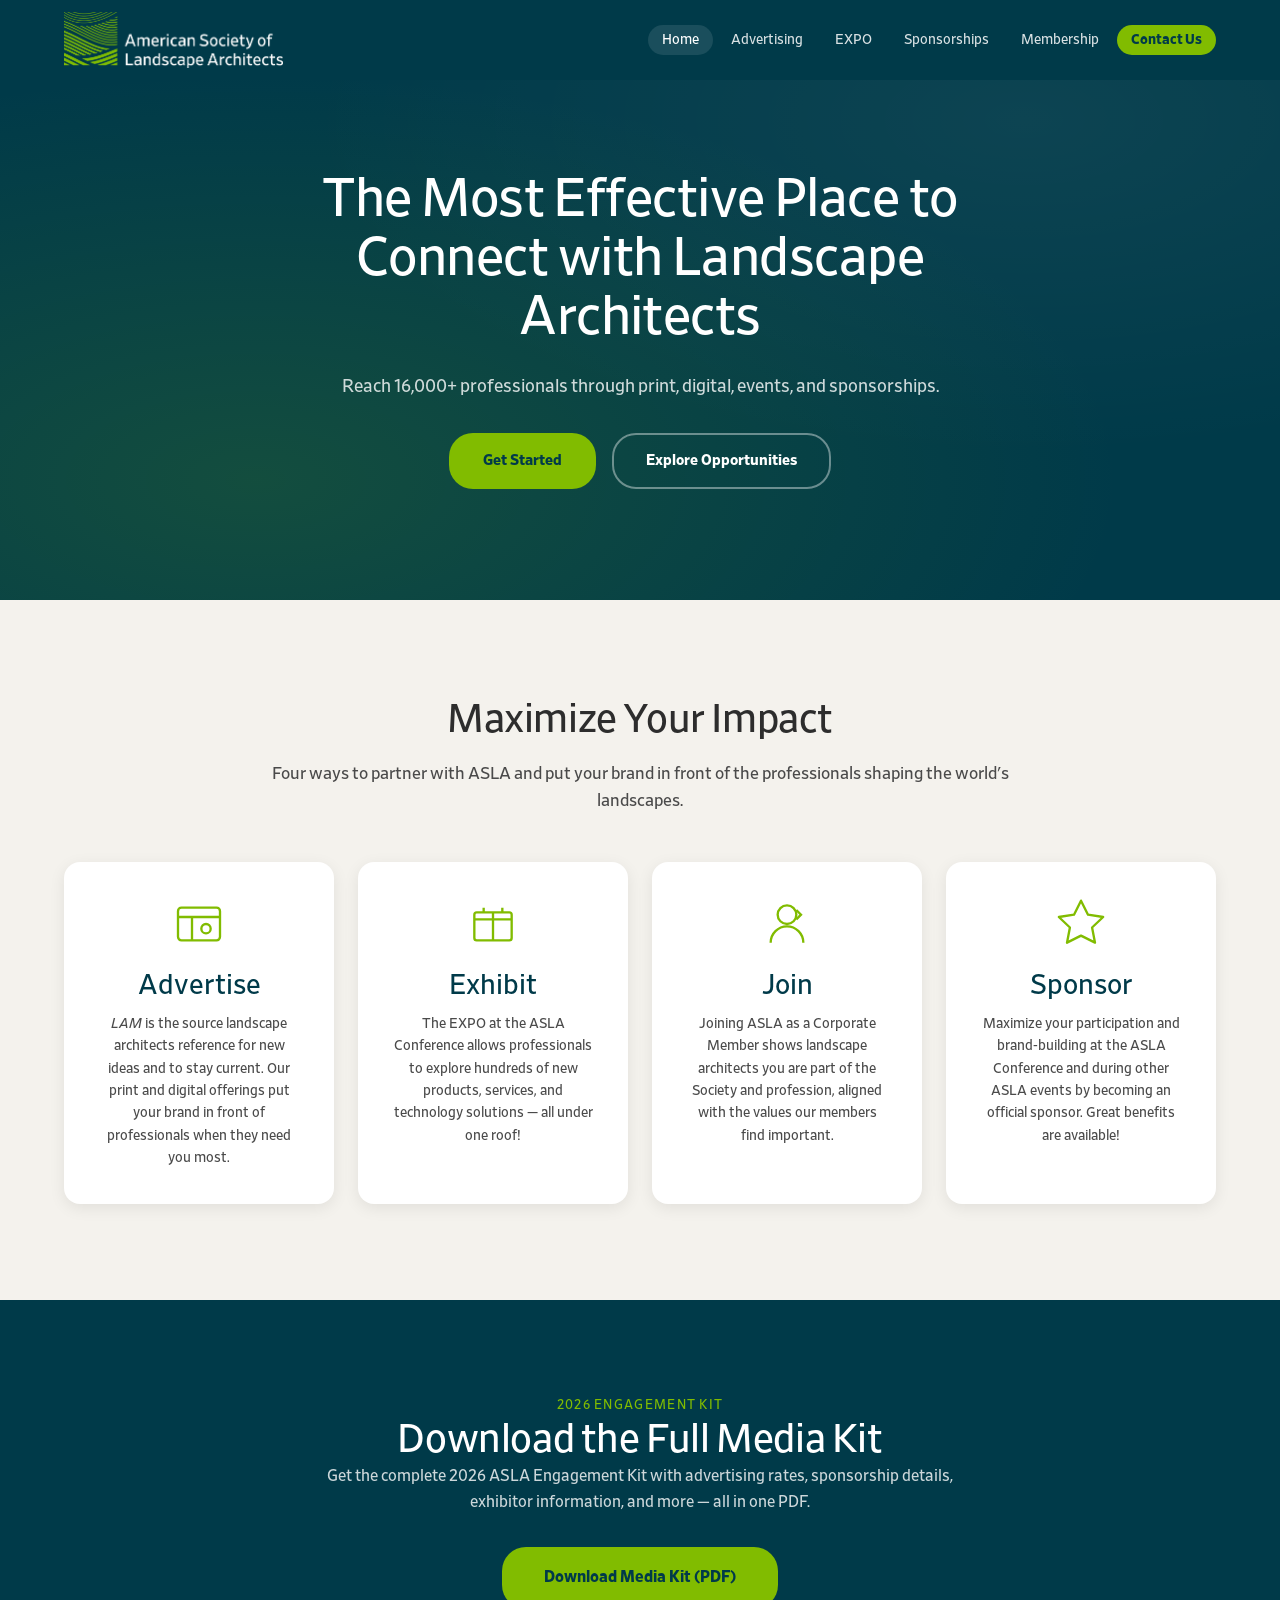
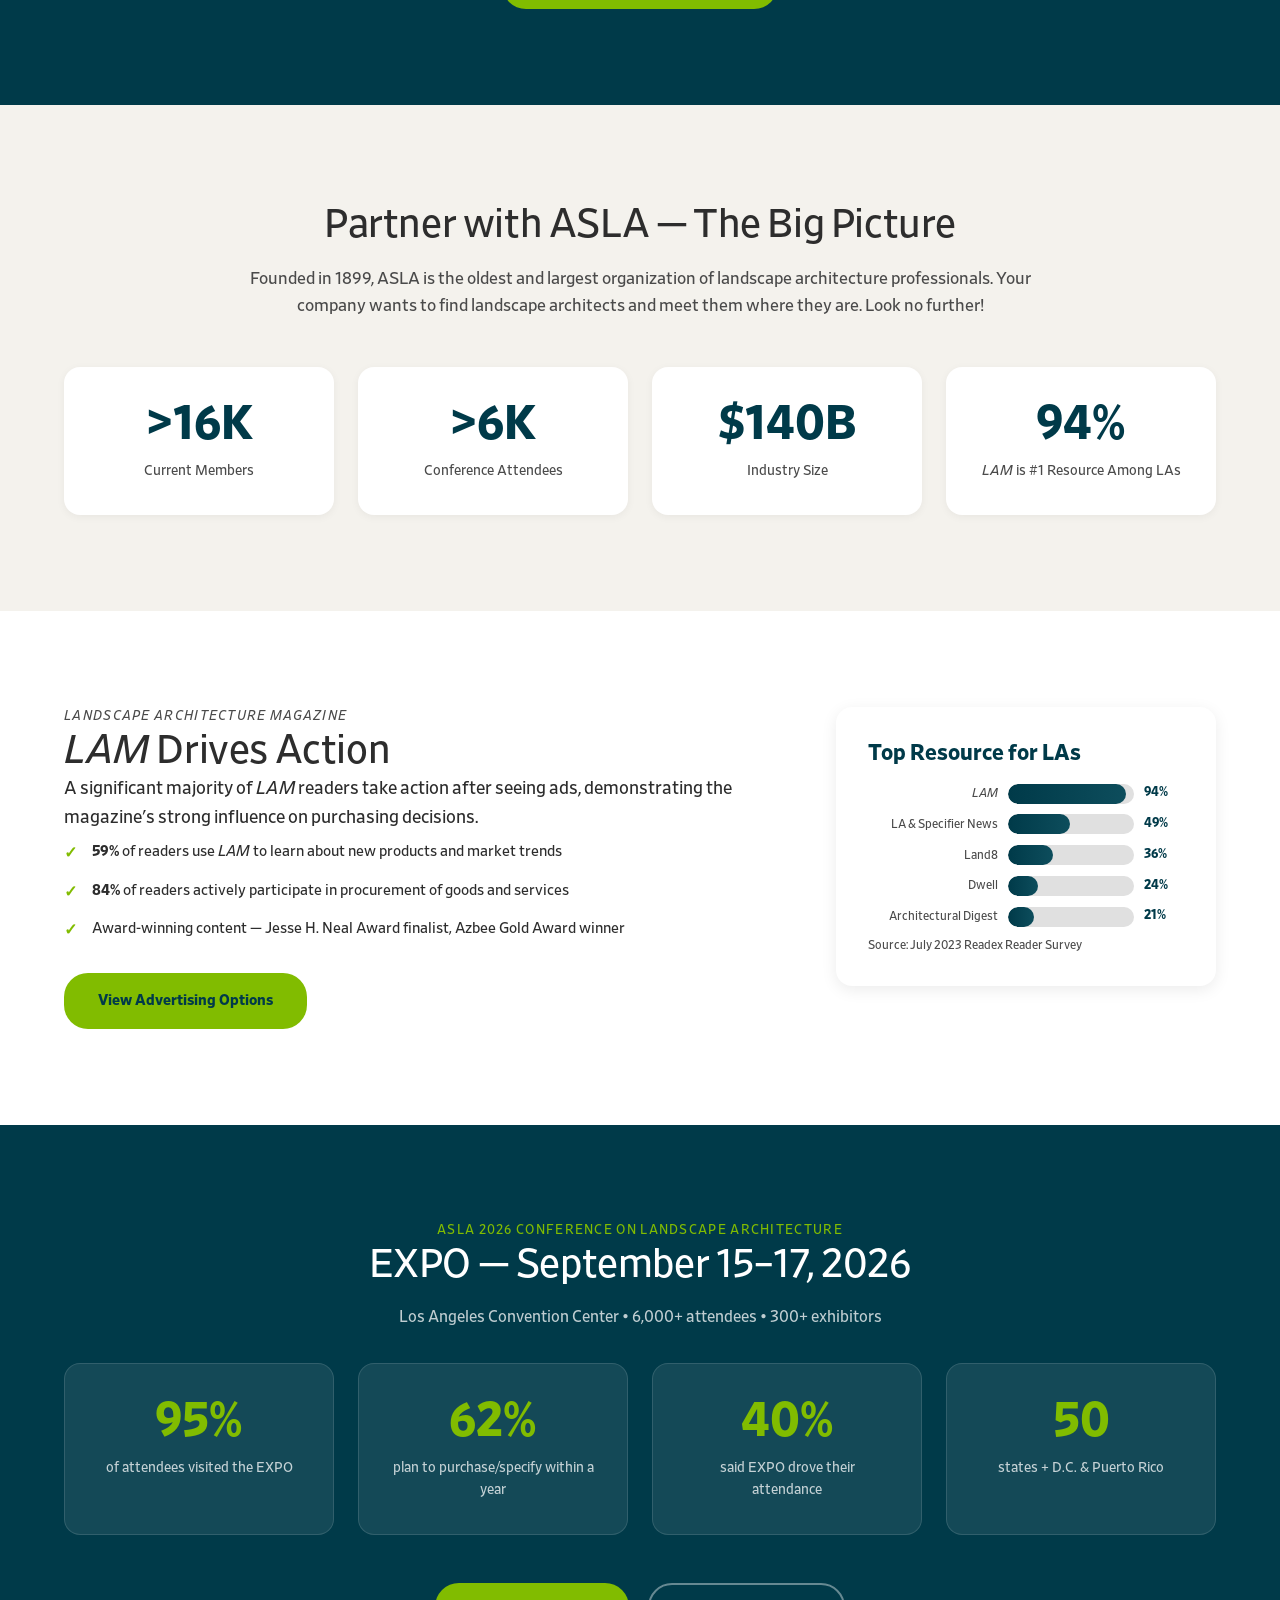
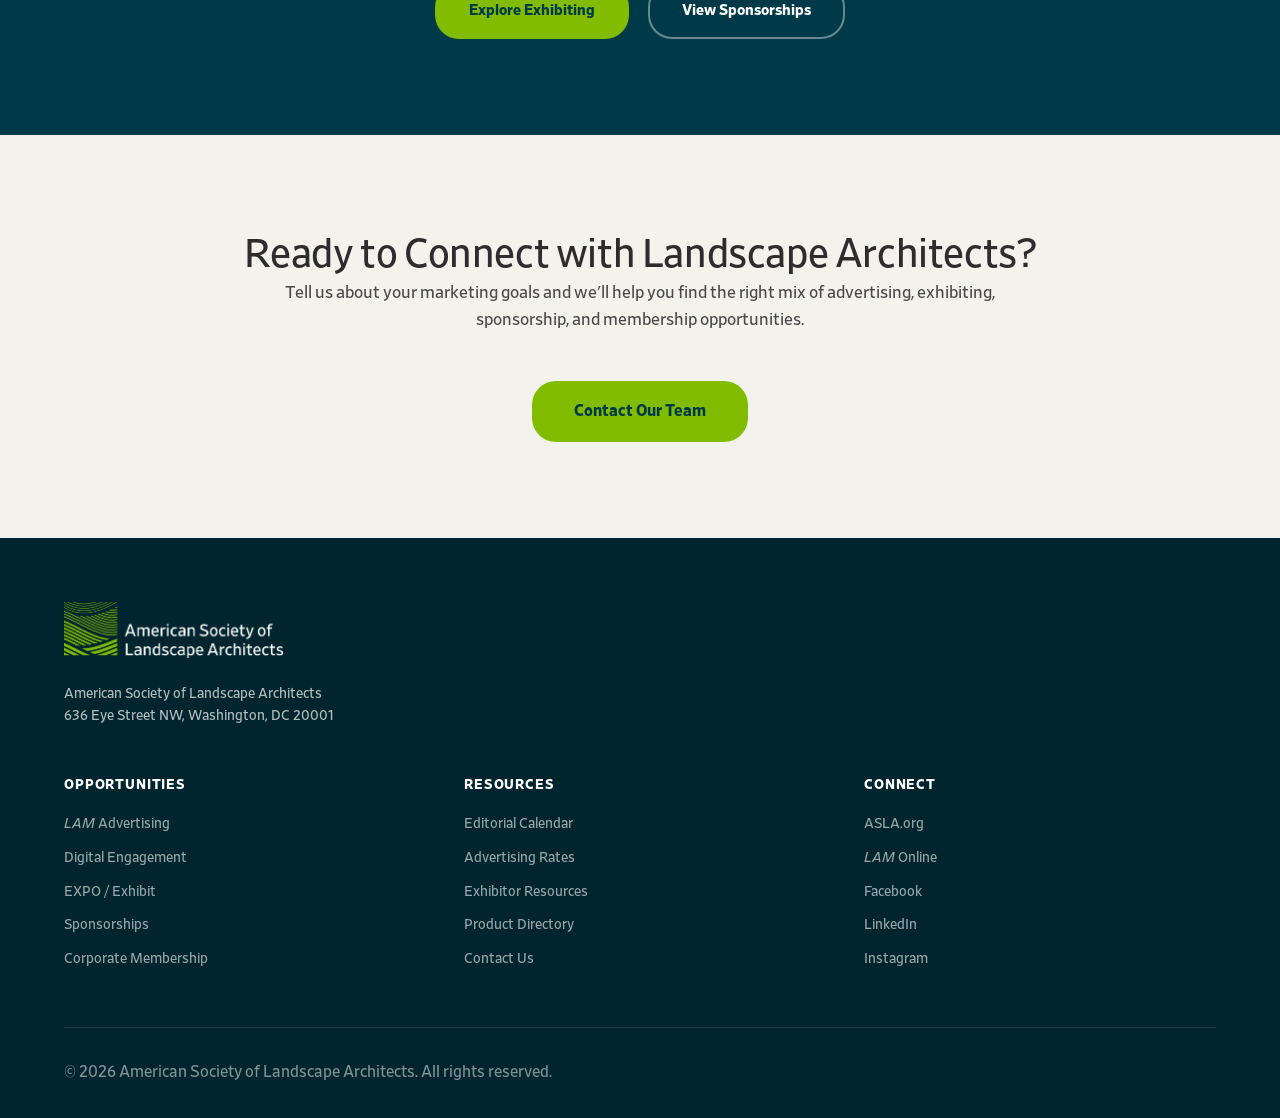
<file: index.html>
<!DOCTYPE html>
<html lang="en">
<head>
  <meta charset="UTF-8">
  <meta name="viewport" content="width=device-width, initial-scale=1.0">
  <title>Advertise with ASLA — Connect with Landscape Architects</title>
  <meta name="description" content="The most effective place to connect with landscape architects. Advertise in LAM, exhibit at the ASLA EXPO, sponsor the conference, and more.">
  <link rel="stylesheet" href="colors_and_type.css">
  <link rel="stylesheet" href="style.css">
</head>
<body>

<!-- ===== HEADER / NAV ===== -->
<header class="site-header" id="top">
  <div class="container header-inner">
    <a href="index.html" class="logo">
      <img src="assets/logos/asla-full-green-white.png" alt="American Society of Landscape Architects" height="7">
    </a>
    <button class="nav-toggle" aria-label="Toggle navigation" aria-expanded="false">
      <span></span><span></span><span></span>
    </button>
    <nav class="main-nav" id="mainNav">
      <ul>
        <li><a href="index.html" class="active">Home</a></li>
        <li class="has-dropdown">
          <a href="advertising.html">Advertising</a>
          <ul class="dropdown">
            <li><a href="advertising.html#lam-advertising"><em>LAM</em> Print</a></li>
            <li><a href="advertising.html#ad-rates">Rates</a></li>
            <li><a href="advertising.html#editorial-calendar">Editorial Calendar</a></li>
            <li><a href="advertising.html#digital-engagement">Digital</a></li>
            <li><a href="advertising.html#website-advertising">Website Ads</a></li>
          </ul>
        </li>
        <li class="has-dropdown">
          <a href="expo.html">EXPO</a>
          <ul class="dropdown">
            <li><a href="expo.html#why-exhibit">Why Exhibit?</a></li>
            <li><a href="expo.html#exhibitor-pricing">Pricing</a></li>
            <li><a href="expo.html#exhibitor-resources">Resources</a></li>
          </ul>
        </li>
        <li><a href="sponsorships.html">Sponsorships</a></li>
        <li><a href="membership.html">Membership</a></li>
        <li><a href="contact.html" class="nav-cta">Contact Us</a></li>
      </ul>
    </nav>
  </div>
</header>

<!-- ===== HERO ===== -->
<section class="hero" id="home">
  <div class="container hero-content">
    <h1>The Most Effective Place to<br>Connect with Landscape Architects</h1>
    <p class="body-lg hero-sub">Reach 16,000+ professionals through print, digital, events, and sponsorships.</p>
    <div class="hero-actions">
      <a href="contact.html" class="btn btn-primary">Get Started</a>
      <a href="advertising.html" class="btn btn-outline">Explore Opportunities</a>
    </div>
  </div>
</section>

<!-- ===== MAXIMIZE YOUR IMPACT — 4 pillars ===== -->
<section class="section pillars">
  <div class="container">
    <h2 class="section-title">Maximize Your Impact</h2>
    <p class="section-intro">Four ways to partner with ASLA and put your brand in front of the professionals shaping the world's landscapes.</p>
    <div class="pillar-grid">
      <a href="advertising.html" class="pillar-card">
        <div class="pillar-icon">
          <svg viewBox="0 0 48 48" fill="none"><rect x="6" y="10" width="36" height="28" rx="3" stroke="currentColor" stroke-width="2"/><path d="M6 18h36M18 18v20" stroke="currentColor" stroke-width="2"/><circle cx="30" cy="28" r="4" stroke="currentColor" stroke-width="2"/></svg>
        </div>
        <h3>Advertise</h3>
        <p><em>LAM</em> is the source landscape architects reference for new ideas and to stay current. Our print and digital offerings put your brand in front of professionals when they need you most.</p>
      </a>
      <a href="expo.html" class="pillar-card">
        <div class="pillar-icon">
          <svg viewBox="0 0 48 48" fill="none"><rect x="8" y="14" width="32" height="24" rx="2" stroke="currentColor" stroke-width="2"/><path d="M8 20h32M24 14v24M16 14V10M32 14V10" stroke="currentColor" stroke-width="2"/></svg>
        </div>
        <h3>Exhibit</h3>
        <p>The EXPO at the ASLA Conference allows professionals to explore hundreds of new products, services, and technology solutions — all under one roof!</p>
      </a>
      <a href="membership.html" class="pillar-card">
        <div class="pillar-icon">
          <svg viewBox="0 0 48 48" fill="none"><circle cx="24" cy="16" r="8" stroke="currentColor" stroke-width="2"/><path d="M10 40c0-7.7 6.3-14 14-14s14 6.3 14 14" stroke="currentColor" stroke-width="2"/><path d="M32 12l4 4-4 4" stroke="currentColor" stroke-width="2"/></svg>
        </div>
        <h3>Join</h3>
        <p>Joining ASLA as a Corporate Member shows landscape architects you are part of the Society and profession, aligned with the values our members find important.</p>
      </a>
      <a href="sponsorships.html" class="pillar-card">
        <div class="pillar-icon">
          <svg viewBox="0 0 48 48" fill="none"><path d="M24 4l6 12 13 2-9.5 9 2.5 13L24 34l-12 6 2.5-13L5 18l13-2z" stroke="currentColor" stroke-width="2" stroke-linejoin="round"/></svg>
        </div>
        <h3>Sponsor</h3>
        <p>Maximize your participation and brand-building at the ASLA Conference and during other ASLA events by becoming an official sponsor. Great benefits are available!</p>
      </a>
    </div>
  </div>
</section>

<!-- ===== MEDIA KIT DOWNLOAD ===== -->
<section class="section section-dark" style="text-align:center">
  <div class="container">
    <p class="eyebrow" style="color:var(--asla-green)">2026 Engagement Kit</p>
    <h2 style="color:var(--white)">Download the Full Media Kit</h2>
    <p style="color:rgba(255,255,255,0.8);max-width:640px;margin:0 auto var(--space-xl)">Get the complete 2026 ASLA Engagement Kit with advertising rates, sponsorship details, exhibitor information, and more — all in one PDF.</p>
    <a href="assets/ASLA_MediaKit26.pdf" download class="btn btn-primary btn-lg">Download Media Kit (PDF)</a>
  </div>
</section>

<!-- ===== THE BIG PICTURE — Stats ===== -->
<section class="section stats-section">
  <div class="container">
    <h2 class="section-title">Partner with ASLA — The Big Picture</h2>
    <p class="section-intro">Founded in 1899, ASLA is the oldest and largest organization of landscape architecture professionals. Your company wants to find landscape architects and meet them where they are. Look no further!</p>
    <div class="stat-grid">
      <div class="stat-card">
        <span class="stat-number">&gt;16K</span>
        <span class="stat-label">Current Members</span>
      </div>
      <div class="stat-card">
        <span class="stat-number">&gt;6K</span>
        <span class="stat-label">Conference Attendees</span>
      </div>
      <div class="stat-card">
        <span class="stat-number">$140B</span>
        <span class="stat-label">Industry Size</span>
      </div>
      <div class="stat-card">
        <span class="stat-number">94%</span>
        <span class="stat-label"><em>LAM</em> is #1 Resource Among LAs</span>
      </div>
    </div>
  </div>
</section>

<!-- ===== LAM QUICK OVERVIEW ===== -->
<section class="section section-alt">
  <div class="container">
    <div class="two-col">
      <div class="col-text">
        <p class="eyebrow"><em>Landscape Architecture Magazine</em></p>
        <h2><em>LAM</em> Drives Action</h2>
        <p class="body-lg">A significant majority of <em>LAM</em> readers take action after seeing ads, demonstrating the magazine's strong influence on purchasing decisions.</p>
        <ul class="check-list">
          <li><strong>59%</strong> of readers use <em>LAM</em> to learn about new products and market trends</li>
          <li><strong>84%</strong> of readers actively participate in procurement of goods and services</li>
          <li>Award-winning content — Jesse H. Neal Award finalist, Azbee Gold Award winner</li>
        </ul>
        <a href="advertising.html" class="btn btn-primary" style="margin-top:var(--space-lg)">View Advertising Options</a>
      </div>
      <div class="col-sidebar">
        <div class="info-card">
          <h4>Top Resource for LAs</h4>
          <div class="bar-chart">
            <div class="bar-row"><span class="bar-label"><em>LAM</em></span><div class="bar-track"><div class="bar-fill" style="width:94%"></div></div><span class="bar-val">94%</span></div>
            <div class="bar-row"><span class="bar-label">LA &amp; Specifier News</span><div class="bar-track"><div class="bar-fill" style="width:49%"></div></div><span class="bar-val">49%</span></div>
            <div class="bar-row"><span class="bar-label">Land8</span><div class="bar-track"><div class="bar-fill" style="width:36%"></div></div><span class="bar-val">36%</span></div>
            <div class="bar-row"><span class="bar-label">Dwell</span><div class="bar-track"><div class="bar-fill" style="width:24%"></div></div><span class="bar-val">24%</span></div>
            <div class="bar-row"><span class="bar-label">Architectural Digest</span><div class="bar-track"><div class="bar-fill" style="width:21%"></div></div><span class="bar-val">21%</span></div>
          </div>
          <p class="caption">Source: July 2023 Readex Reader Survey</p>
        </div>
      </div>
    </div>
  </div>
</section>

<!-- ===== EXPO TEASER ===== -->
<section class="section section-dark">
  <div class="container" style="text-align:center">
    <p class="eyebrow" style="color:var(--asla-green)">ASLA 2026 Conference on Landscape Architecture</p>
    <h2 style="color:var(--white);margin-bottom:var(--space-md)">EXPO — September 15–17, 2026</h2>
    <p style="color:rgba(255,255,255,0.75);margin-bottom:var(--space-xl)">Los Angeles Convention Center &bull; 6,000+ attendees &bull; 300+ exhibitors</p>
    <div class="stat-grid stat-grid-light" style="margin-bottom:var(--space-2xl)">
      <div class="stat-card-dark">
        <span class="stat-number">95%</span>
        <span class="stat-label">of attendees visited the EXPO</span>
      </div>
      <div class="stat-card-dark">
        <span class="stat-number">62%</span>
        <span class="stat-label">plan to purchase/specify within a year</span>
      </div>
      <div class="stat-card-dark">
        <span class="stat-number">40%</span>
        <span class="stat-label">said EXPO drove their attendance</span>
      </div>
      <div class="stat-card-dark">
        <span class="stat-number">50</span>
        <span class="stat-label">states + D.C. &amp; Puerto Rico</span>
      </div>
    </div>
    <a href="expo.html" class="btn btn-primary">Explore Exhibiting</a>
    <a href="sponsorships.html" class="btn btn-outline" style="margin-left:var(--space-md)">View Sponsorships</a>
  </div>
</section>

<!-- ===== CTA BANNER ===== -->
<section class="section" style="text-align:center">
  <div class="container">
    <h2>Ready to Connect with Landscape Architects?</h2>
    <p class="section-intro">Tell us about your marketing goals and we'll help you find the right mix of advertising, exhibiting, sponsorship, and membership opportunities.</p>
    <a href="contact.html" class="btn btn-primary btn-lg">Contact Our Team</a>
  </div>
</section>

<!-- ===== FOOTER ===== -->
<footer class="site-footer">
  <div class="container footer-inner">
    <div class="footer-brand">
      <img src="assets/logos/asla-full-green-white.png" alt="American Society of Landscape Architects" height="7">
      <p>American Society of Landscape Architects<br>636 Eye Street NW, Washington, DC 20001</p>
    </div>
    <div class="footer-links">
      <div>
        <h5>Opportunities</h5>
        <ul>
          <li><a href="advertising.html"><em>LAM</em> Advertising</a></li>
          <li><a href="advertising.html#digital-engagement">Digital Engagement</a></li>
          <li><a href="expo.html">EXPO / Exhibit</a></li>
          <li><a href="sponsorships.html">Sponsorships</a></li>
          <li><a href="membership.html">Corporate Membership</a></li>
        </ul>
      </div>
      <div>
        <h5>Resources</h5>
        <ul>
          <li><a href="advertising.html#editorial-calendar">Editorial Calendar</a></li>
          <li><a href="advertising.html#ad-rates">Advertising Rates</a></li>
          <li><a href="expo.html#exhibitor-resources">Exhibitor Resources</a></li>
          <li><a href="advertising.html#product-directory">Product Directory</a></li>
          <li><a href="contact.html">Contact Us</a></li>
        </ul>
      </div>
      <div>
        <h5>Connect</h5>
        <ul>
          <li><a href="https://www.asla.org">ASLA.org</a></li>
          <li><a href="https://www.landscapearchitecturemagazine.org"><em>LAM</em> Online</a></li>
          <li><a href="https://www.facebook.com/americansocietyoflandscapearchitects">Facebook</a></li>
          <li><a href="https://www.linkedin.com/company/american-society-of-landscape-architects/">LinkedIn</a></li>
          <li><a href="https://www.instagram.com/nationalasla">Instagram</a></li>
        </ul>
      </div>
    </div>
    <div class="footer-bottom">
      <p>&copy; 2026 American Society of Landscape Architects. All rights reserved.</p>
    </div>
  </div>
</footer>

<script src="nav.js"></script>
</body>
</html>
</file>
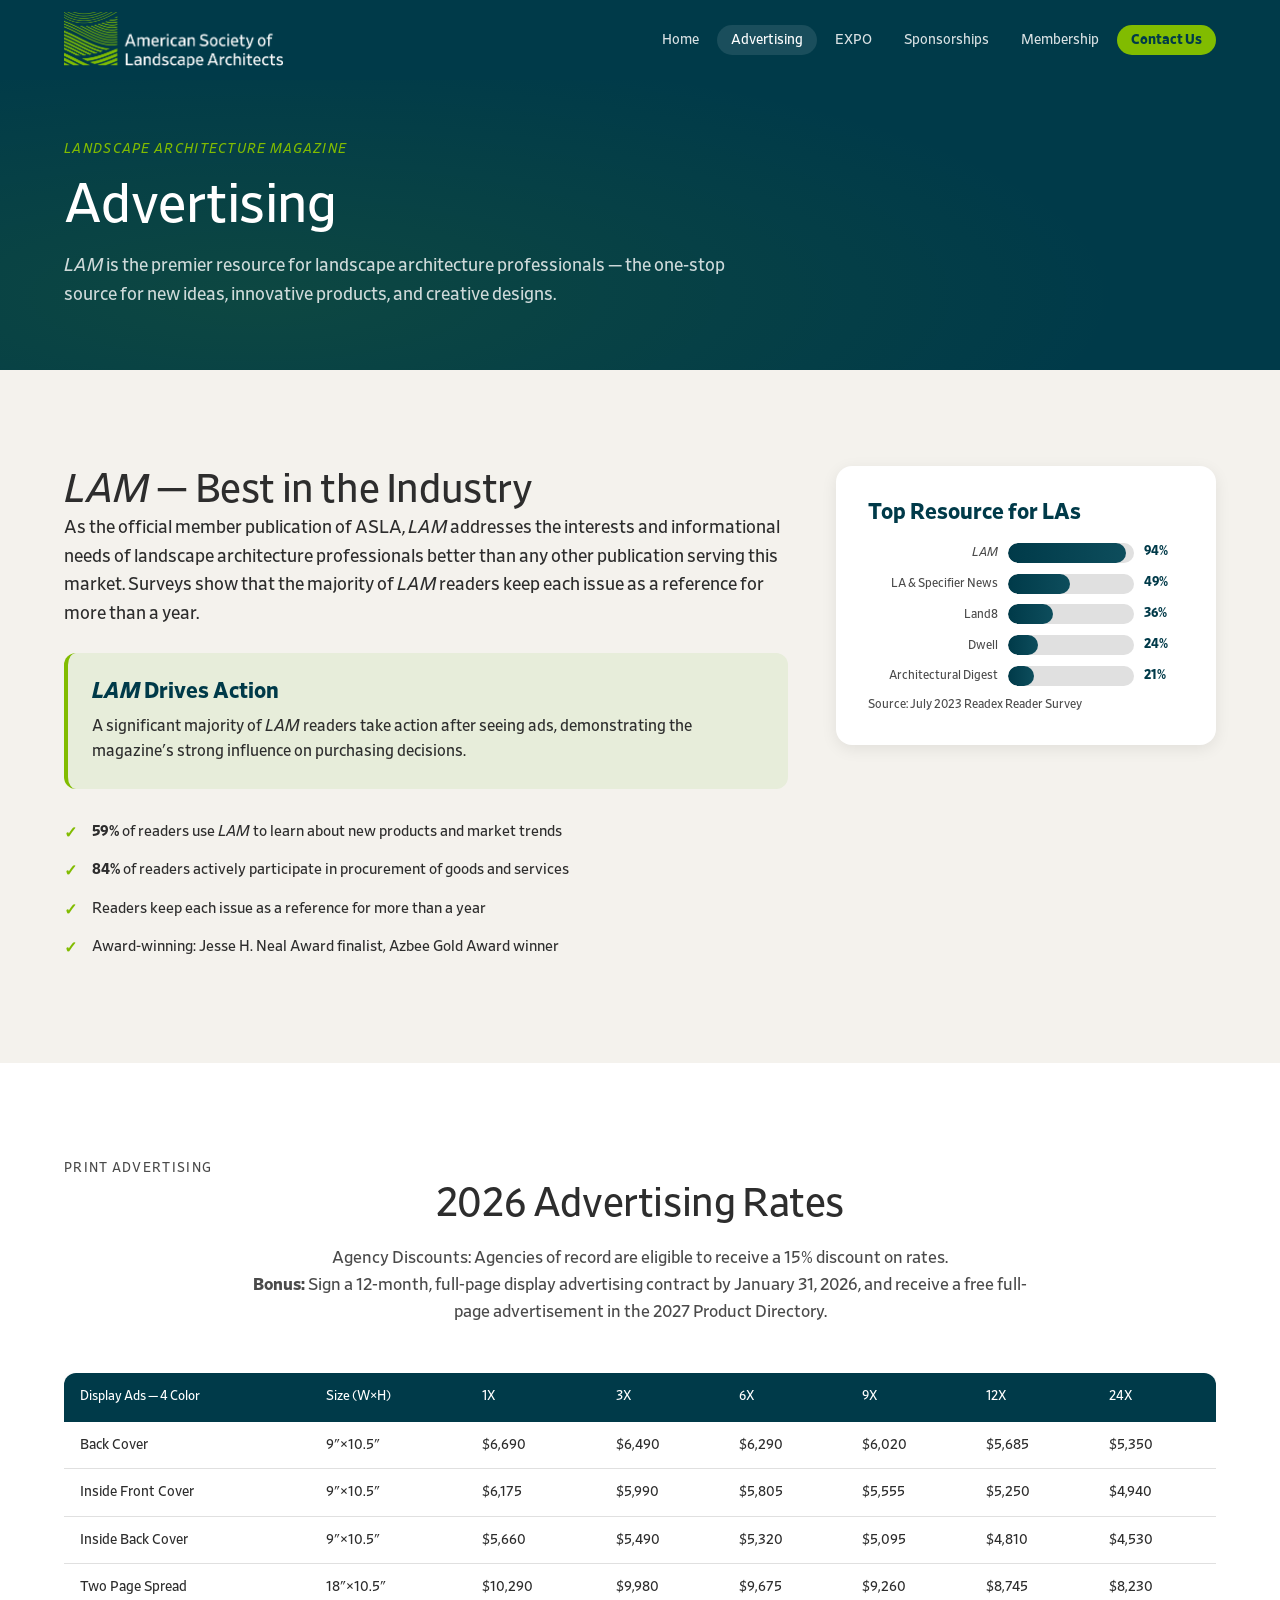
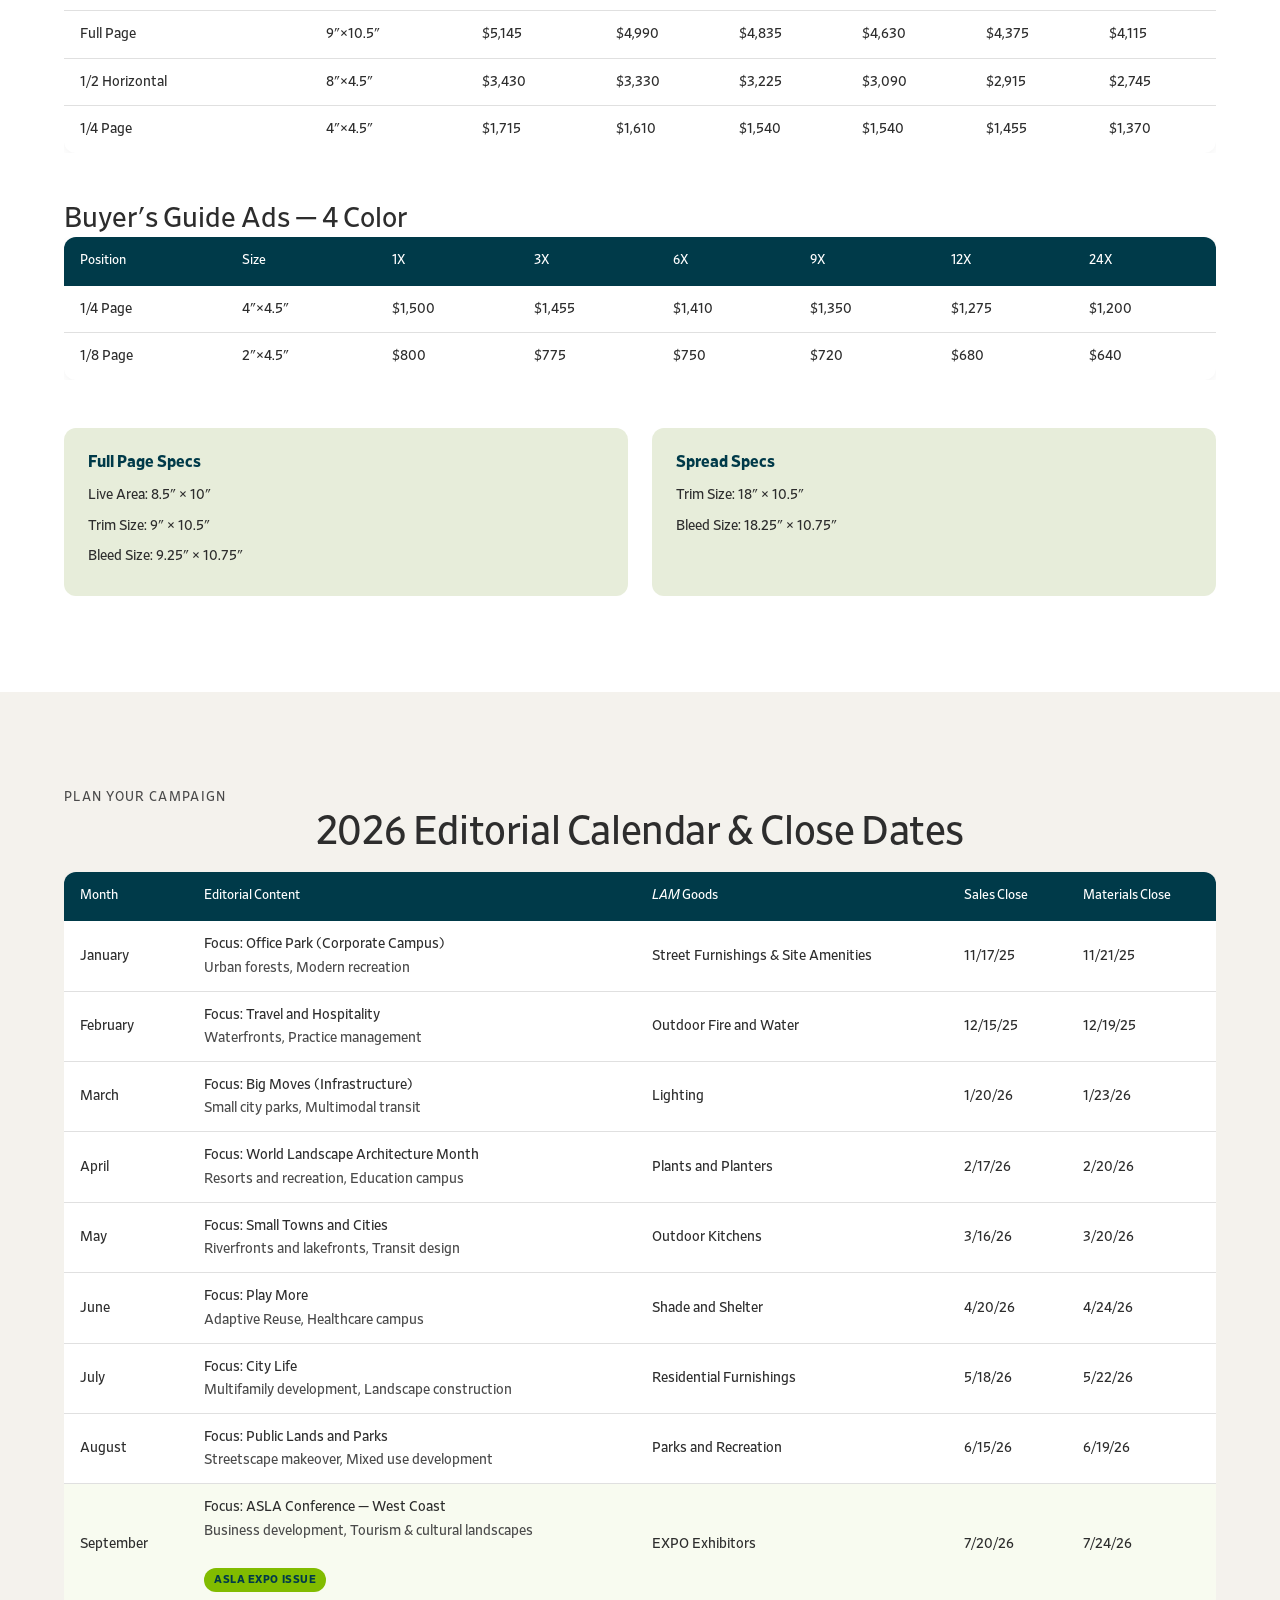
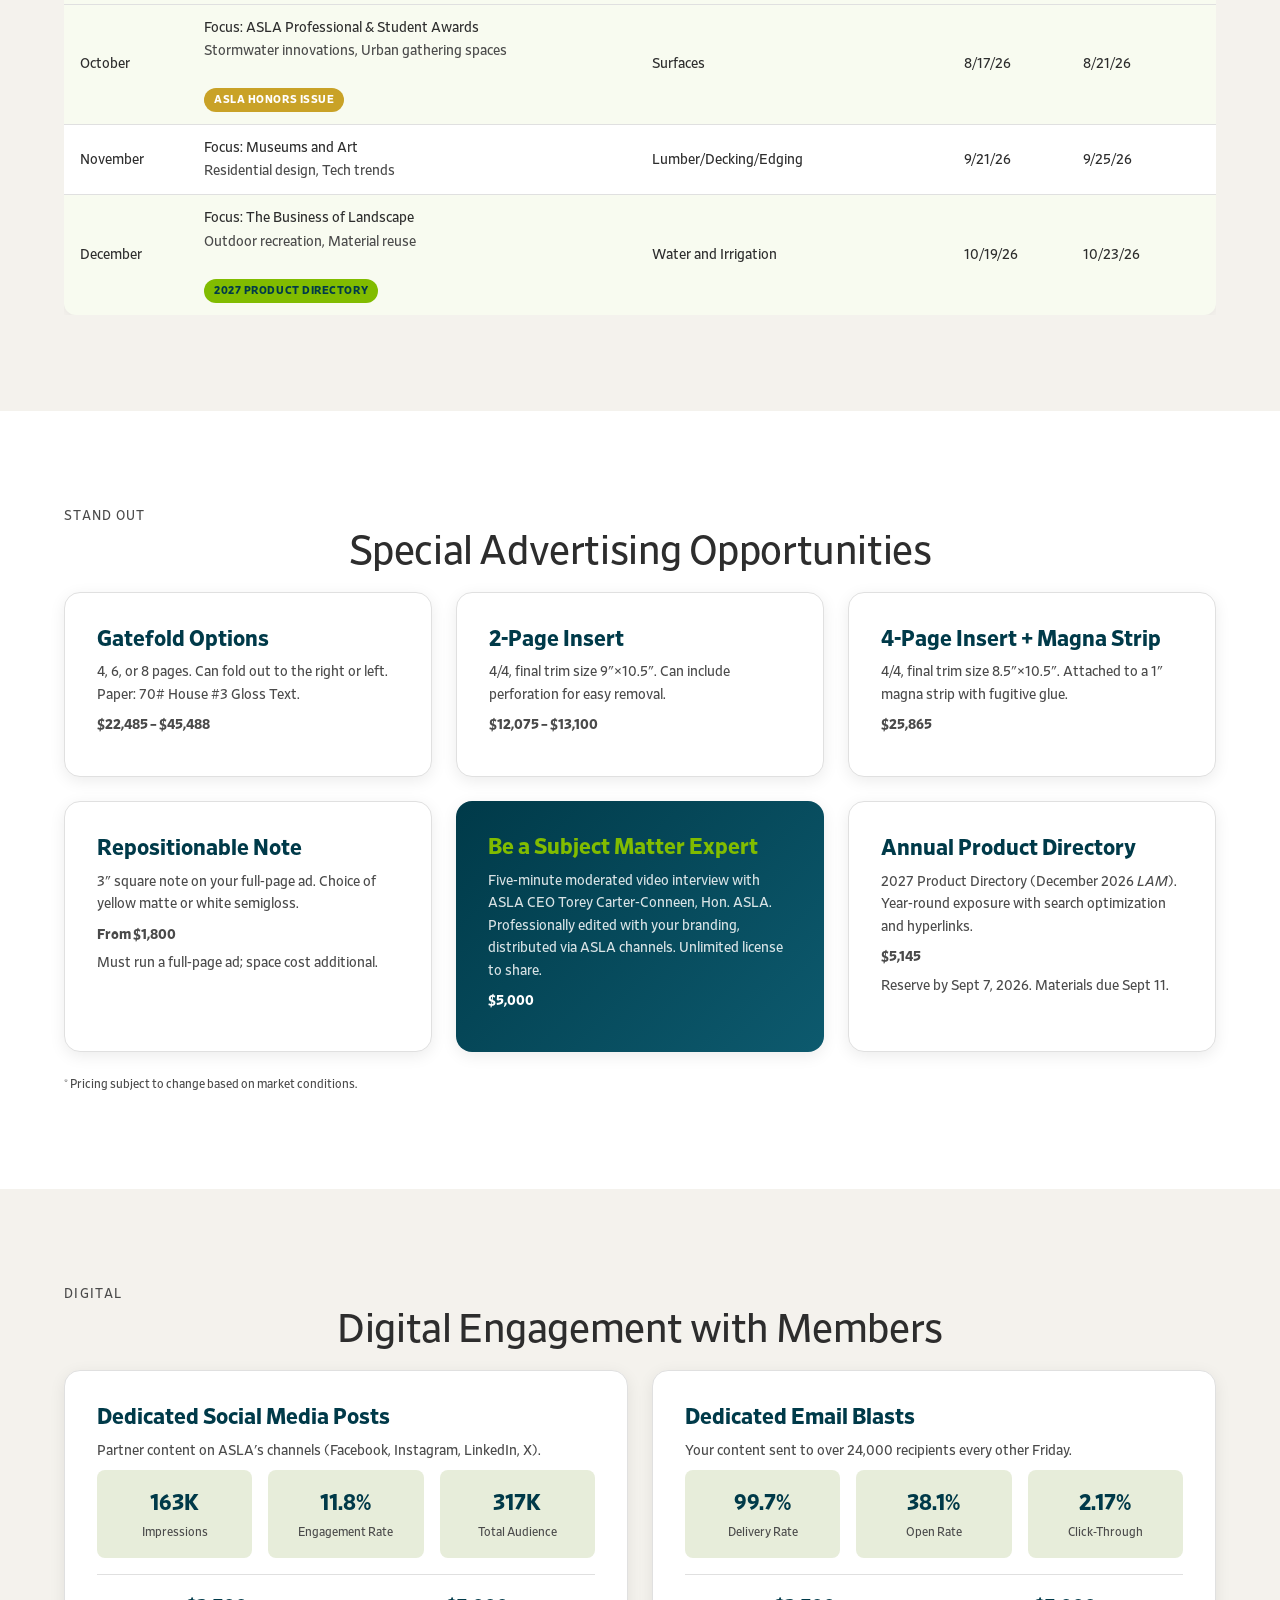
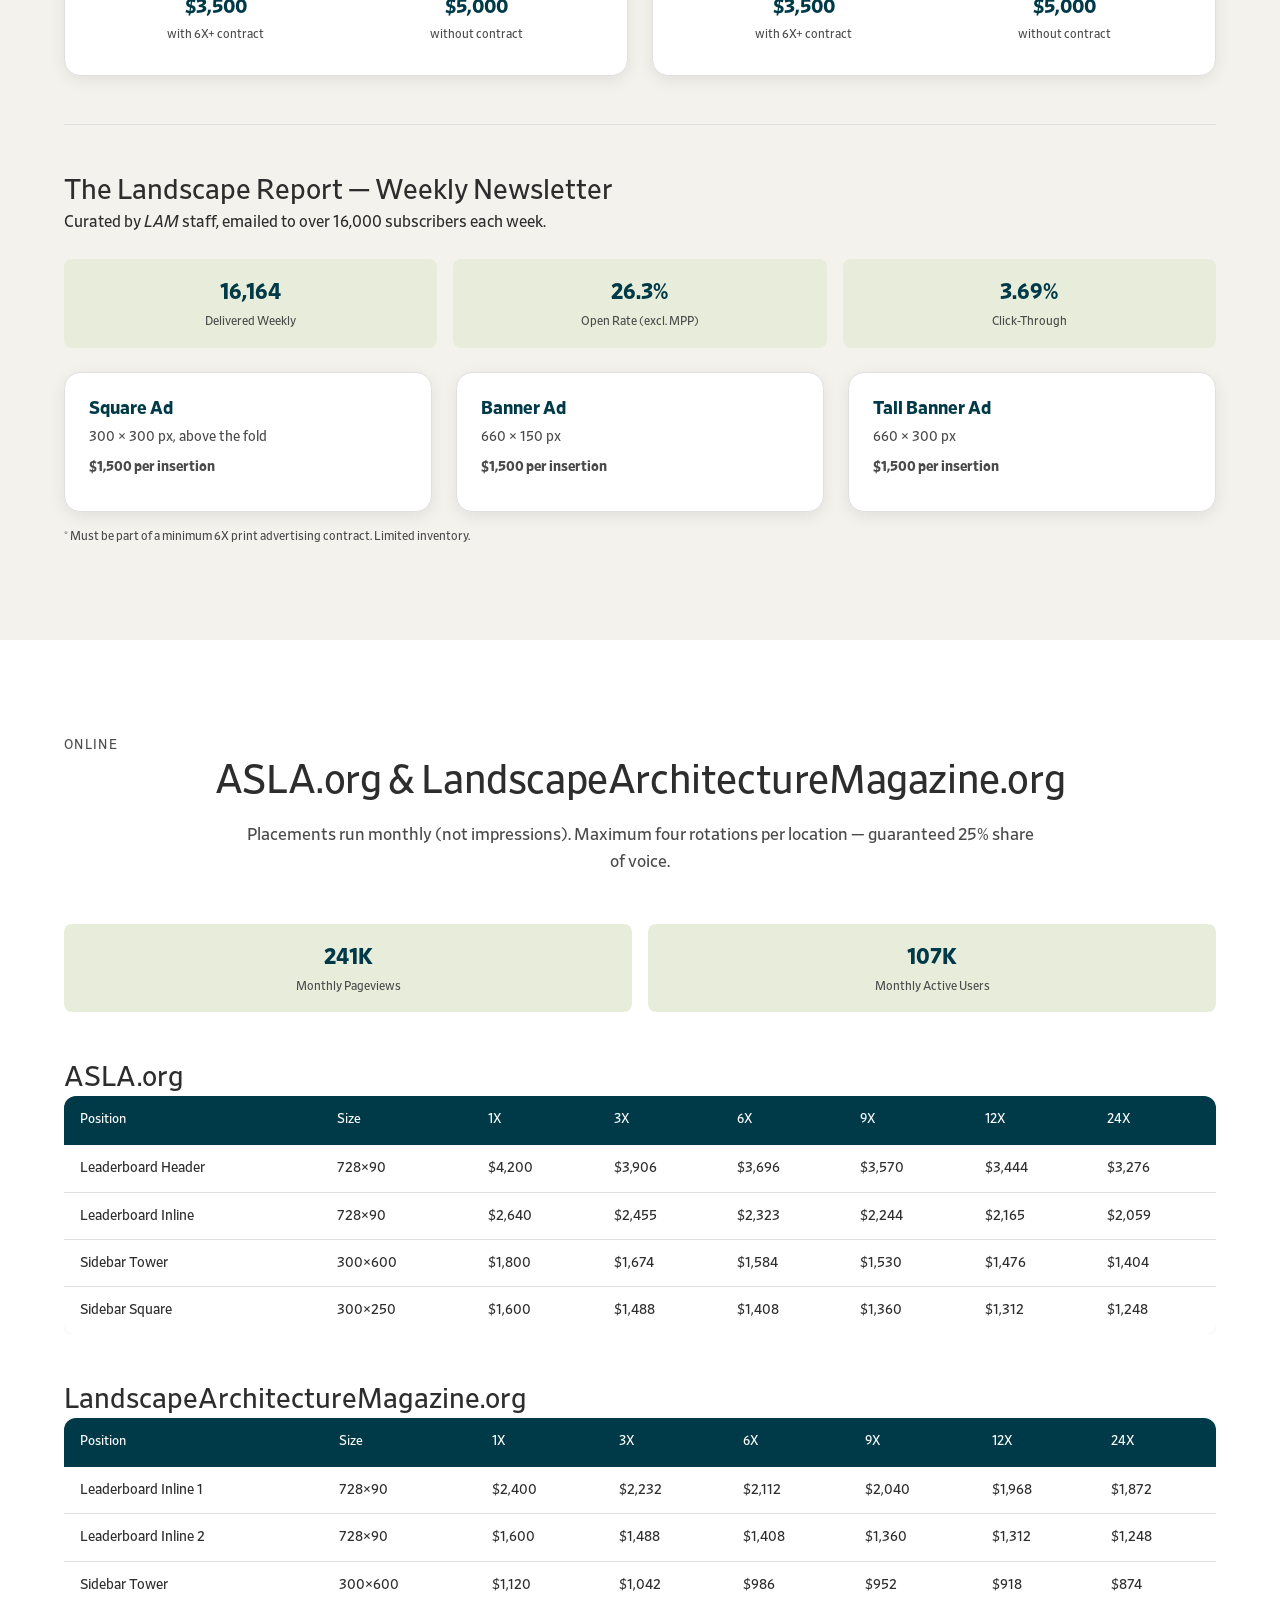
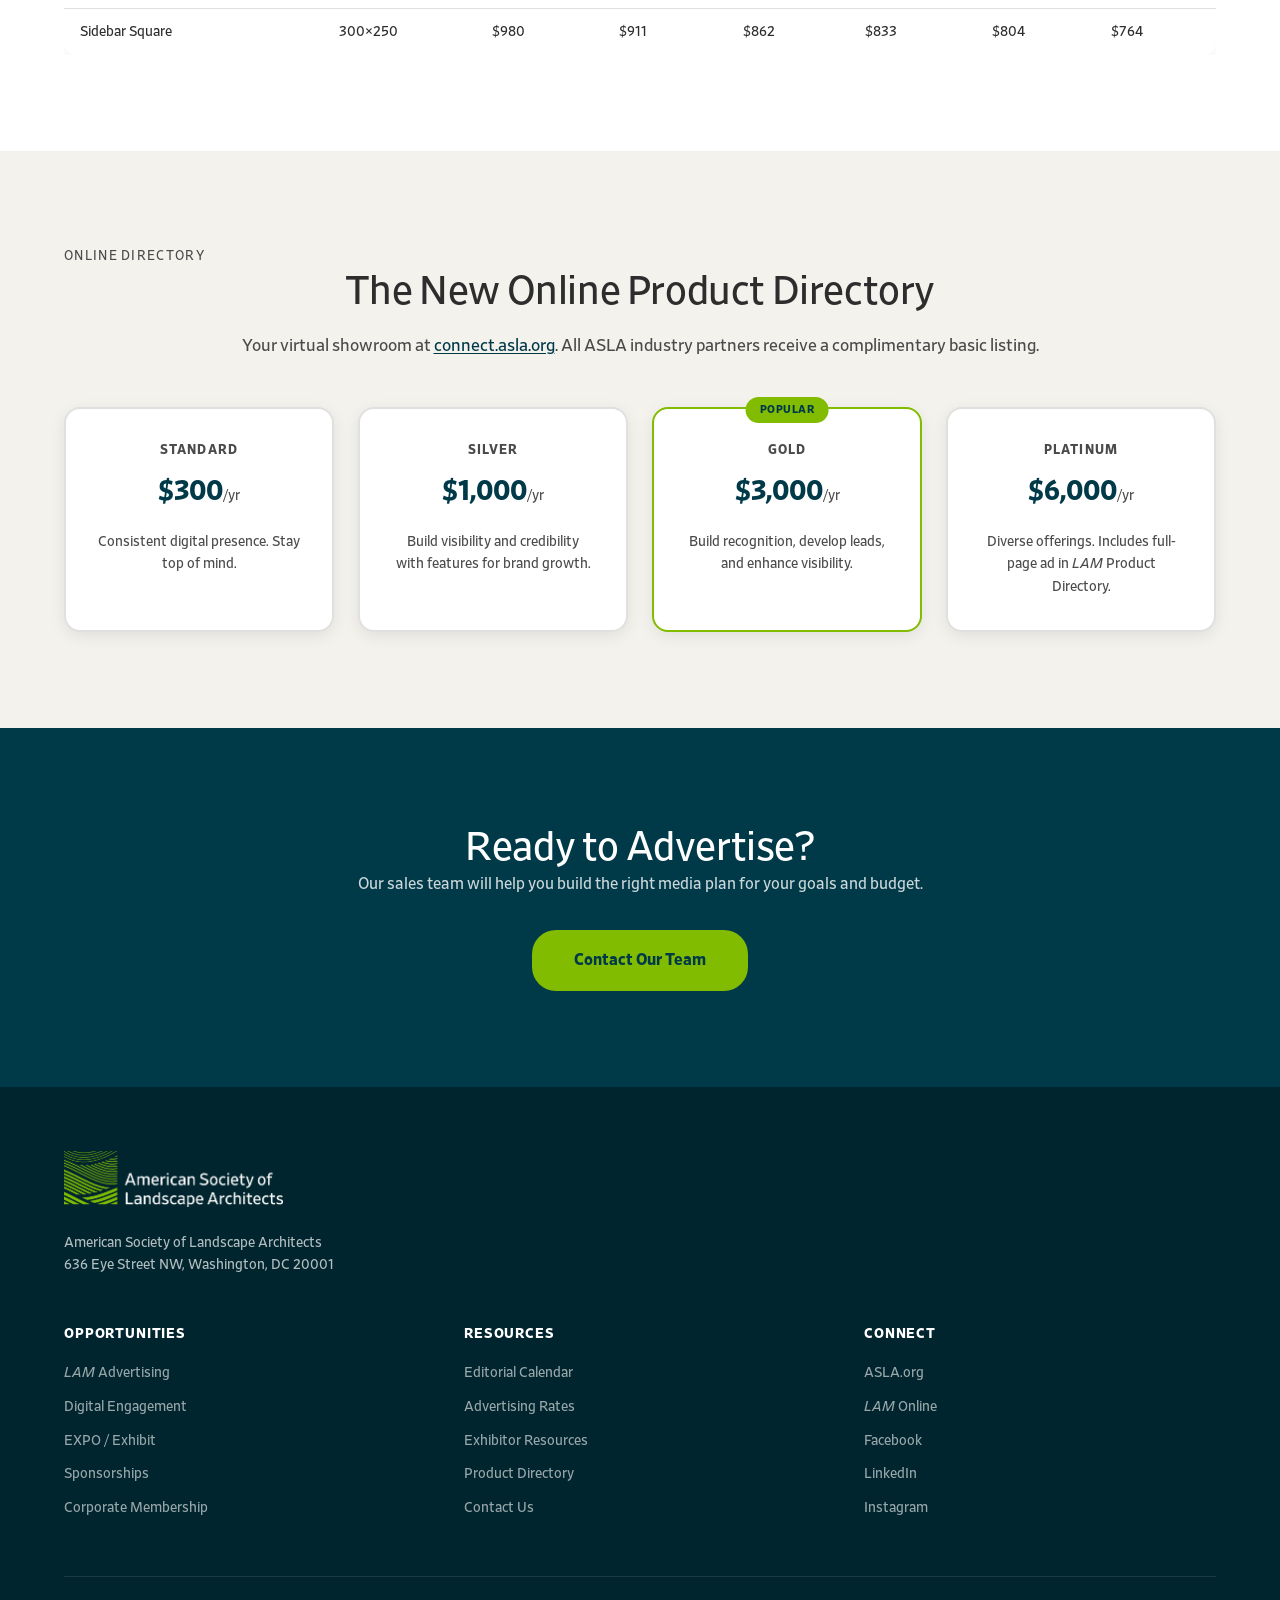
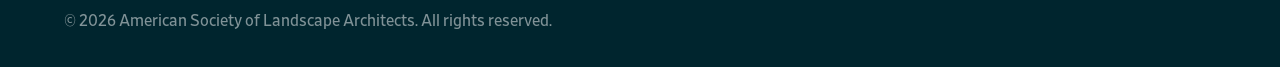
<file: advertising.html>
<!DOCTYPE html>
<html lang="en">
<head>
  <meta charset="UTF-8">
  <meta name="viewport" content="width=device-width, initial-scale=1.0">
  <title>Advertising — ASLA</title>
  <meta name="description" content="Advertise in Landscape Architecture Magazine (LAM) and across ASLA's digital channels. View rates, editorial calendar, and special opportunities.">
  <link rel="stylesheet" href="colors_and_type.css">
  <link rel="stylesheet" href="style.css">
</head>
<body>

<header class="site-header" id="top">
  <div class="container header-inner">
    <a href="index.html" class="logo">
      <img src="assets/logos/asla-full-green-white.png" alt="American Society of Landscape Architects" height="7">
    </a>
    <button class="nav-toggle" aria-label="Toggle navigation" aria-expanded="false">
      <span></span><span></span><span></span>
    </button>
    <nav class="main-nav" id="mainNav">
      <ul>
        <li><a href="index.html">Home</a></li>
        <li class="has-dropdown">
          <a href="advertising.html" class="active">Advertising</a>
          <ul class="dropdown">
            <li><a href="#lam-advertising"><em>LAM</em> Print</a></li>
            <li><a href="#ad-rates">Rates</a></li>
            <li><a href="#editorial-calendar">Editorial Calendar</a></li>
            <li><a href="#digital-engagement">Digital</a></li>
            <li><a href="#website-advertising">Website Ads</a></li>
          </ul>
        </li>
        <li class="has-dropdown">
          <a href="expo.html">EXPO</a>
          <ul class="dropdown">
            <li><a href="expo.html#why-exhibit">Why Exhibit?</a></li>
            <li><a href="expo.html#exhibitor-pricing">Pricing</a></li>
            <li><a href="expo.html#exhibitor-resources">Resources</a></li>
          </ul>
        </li>
        <li><a href="sponsorships.html">Sponsorships</a></li>
        <li><a href="membership.html">Membership</a></li>
        <li><a href="contact.html" class="nav-cta">Contact Us</a></li>
      </ul>
    </nav>
  </div>
</header>

<!-- ===== PAGE HERO ===== -->
<section class="page-hero">
  <div class="container">
    <p class="eyebrow hero-eyebrow"><em>Landscape Architecture Magazine</em></p>
    <h1>Advertising</h1>
    <p class="body-lg hero-sub"><em>LAM</em> is the premier resource for landscape architecture professionals — the one-stop source for new ideas, innovative products, and creative designs.</p>
  </div>
</section>

<!-- ===== LAM OVERVIEW ===== -->
<section class="section" id="lam-advertising">
  <div class="container">
    <div class="two-col">
      <div class="col-text">
        <h2><em>LAM</em> — Best in the Industry</h2>
        <p class="body-lg">As the official member publication of ASLA, <em>LAM</em> addresses the interests and informational needs of landscape architecture professionals better than any other publication serving this market. Surveys show that the majority of <em>LAM</em> readers keep each issue as a reference for more than a year.</p>
        <div class="highlight-box">
          <h4><em>LAM</em> Drives Action</h4>
          <p>A significant majority of <em>LAM</em> readers take action after seeing ads, demonstrating the magazine's strong influence on purchasing decisions.</p>
        </div>
        <ul class="check-list">
          <li><strong>59%</strong> of readers use <em>LAM</em> to learn about new products and market trends</li>
          <li><strong>84%</strong> of readers actively participate in procurement of goods and services</li>
          <li>Readers keep each issue as a reference for more than a year</li>
          <li>Award-winning: Jesse H. Neal Award finalist, Azbee Gold Award winner</li>
        </ul>
      </div>
      <div class="col-sidebar">
        <div class="info-card">
          <h4>Top Resource for LAs</h4>
          <div class="bar-chart">
            <div class="bar-row"><span class="bar-label"><em>LAM</em></span><div class="bar-track"><div class="bar-fill" style="width:94%"></div></div><span class="bar-val">94%</span></div>
            <div class="bar-row"><span class="bar-label">LA &amp; Specifier News</span><div class="bar-track"><div class="bar-fill" style="width:49%"></div></div><span class="bar-val">49%</span></div>
            <div class="bar-row"><span class="bar-label">Land8</span><div class="bar-track"><div class="bar-fill" style="width:36%"></div></div><span class="bar-val">36%</span></div>
            <div class="bar-row"><span class="bar-label">Dwell</span><div class="bar-track"><div class="bar-fill" style="width:24%"></div></div><span class="bar-val">24%</span></div>
            <div class="bar-row"><span class="bar-label">Architectural Digest</span><div class="bar-track"><div class="bar-fill" style="width:21%"></div></div><span class="bar-val">21%</span></div>
          </div>
          <p class="caption">Source: July 2023 Readex Reader Survey</p>
        </div>
      </div>
    </div>
  </div>
</section>

<!-- ===== AD RATES ===== -->
<section class="section section-alt" id="ad-rates">
  <div class="container">
    <p class="eyebrow">Print Advertising</p>
    <h2 class="section-title">2026 Advertising Rates</h2>
    <p class="section-intro">Agency Discounts: Agencies of record are eligible to receive a 15% discount on rates.<br>
    <strong>Bonus:</strong> Sign a 12-month, full-page display advertising contract by January 31, 2026, and receive a free full-page advertisement in the 2027 Product Directory.</p>

    <div class="table-wrap">
      <table class="rate-table">
        <thead>
          <tr><th>Display Ads — 4 Color</th><th>Size (W&times;H)</th><th>1X</th><th>3X</th><th>6X</th><th>9X</th><th>12X</th><th>24X</th></tr>
        </thead>
        <tbody>
          <tr><td>Back Cover</td><td>9"&times;10.5"</td><td>$6,690</td><td>$6,490</td><td>$6,290</td><td>$6,020</td><td>$5,685</td><td>$5,350</td></tr>
          <tr><td>Inside Front Cover</td><td>9"&times;10.5"</td><td>$6,175</td><td>$5,990</td><td>$5,805</td><td>$5,555</td><td>$5,250</td><td>$4,940</td></tr>
          <tr><td>Inside Back Cover</td><td>9"&times;10.5"</td><td>$5,660</td><td>$5,490</td><td>$5,320</td><td>$5,095</td><td>$4,810</td><td>$4,530</td></tr>
          <tr><td>Two Page Spread</td><td>18"&times;10.5"</td><td>$10,290</td><td>$9,980</td><td>$9,675</td><td>$9,260</td><td>$8,745</td><td>$8,230</td></tr>
          <tr><td>Full Page</td><td>9"&times;10.5"</td><td>$5,145</td><td>$4,990</td><td>$4,835</td><td>$4,630</td><td>$4,375</td><td>$4,115</td></tr>
          <tr><td>1/2 Horizontal</td><td>8"&times;4.5"</td><td>$3,430</td><td>$3,330</td><td>$3,225</td><td>$3,090</td><td>$2,915</td><td>$2,745</td></tr>
          <tr><td>1/4 Page</td><td>4"&times;4.5"</td><td>$1,715</td><td>$1,610</td><td>$1,540</td><td>$1,540</td><td>$1,455</td><td>$1,370</td></tr>
        </tbody>
      </table>
    </div>

    <h3 style="margin-top:var(--space-2xl)">Buyer's Guide Ads — 4 Color</h3>
    <div class="table-wrap">
      <table class="rate-table">
        <thead>
          <tr><th>Position</th><th>Size</th><th>1X</th><th>3X</th><th>6X</th><th>9X</th><th>12X</th><th>24X</th></tr>
        </thead>
        <tbody>
          <tr><td>1/4 Page</td><td>4"&times;4.5"</td><td>$1,500</td><td>$1,455</td><td>$1,410</td><td>$1,350</td><td>$1,275</td><td>$1,200</td></tr>
          <tr><td>1/8 Page</td><td>2"&times;4.5"</td><td>$800</td><td>$775</td><td>$750</td><td>$720</td><td>$680</td><td>$640</td></tr>
        </tbody>
      </table>
    </div>

    <div class="spec-grid" style="margin-top:var(--space-2xl)">
      <div class="spec-card">
        <h4>Full Page Specs</h4>
        <ul><li>Live Area: 8.5" &times; 10"</li><li>Trim Size: 9" &times; 10.5"</li><li>Bleed Size: 9.25" &times; 10.75"</li></ul>
      </div>
      <div class="spec-card">
        <h4>Spread Specs</h4>
        <ul><li>Trim Size: 18" &times; 10.5"</li><li>Bleed Size: 18.25" &times; 10.75"</li></ul>
      </div>
    </div>
  </div>
</section>

<!-- ===== EDITORIAL CALENDAR ===== -->
<section class="section" id="editorial-calendar">
  <div class="container">
    <p class="eyebrow">Plan Your Campaign</p>
    <h2 class="section-title">2026 Editorial Calendar &amp; Close Dates</h2>
    <div class="table-wrap">
      <table class="rate-table cal-table">
        <thead>
          <tr><th>Month</th><th>Editorial Content</th><th><em>LAM</em> Goods</th><th>Sales Close</th><th>Materials Close</th></tr>
        </thead>
        <tbody>
          <tr><td>January</td><td>Focus: Office Park (Corporate Campus)<br><small>Urban forests, Modern recreation</small></td><td>Street Furnishings &amp; Site Amenities</td><td>11/17/25</td><td>11/21/25</td></tr>
          <tr><td>February</td><td>Focus: Travel and Hospitality<br><small>Waterfronts, Practice management</small></td><td>Outdoor Fire and Water</td><td>12/15/25</td><td>12/19/25</td></tr>
          <tr><td>March</td><td>Focus: Big Moves (Infrastructure)<br><small>Small city parks, Multimodal transit</small></td><td>Lighting</td><td>1/20/26</td><td>1/23/26</td></tr>
          <tr><td>April</td><td>Focus: World Landscape Architecture Month<br><small>Resorts and recreation, Education campus</small></td><td>Plants and Planters</td><td>2/17/26</td><td>2/20/26</td></tr>
          <tr><td>May</td><td>Focus: Small Towns and Cities<br><small>Riverfronts and lakefronts, Transit design</small></td><td>Outdoor Kitchens</td><td>3/16/26</td><td>3/20/26</td></tr>
          <tr><td>June</td><td>Focus: Play More<br><small>Adaptive Reuse, Healthcare campus</small></td><td>Shade and Shelter</td><td>4/20/26</td><td>4/24/26</td></tr>
          <tr><td>July</td><td>Focus: City Life<br><small>Multifamily development, Landscape construction</small></td><td>Residential Furnishings</td><td>5/18/26</td><td>5/22/26</td></tr>
          <tr><td>August</td><td>Focus: Public Lands and Parks<br><small>Streetscape makeover, Mixed use development</small></td><td>Parks and Recreation</td><td>6/15/26</td><td>6/19/26</td></tr>
          <tr class="highlight-row"><td>September</td><td>Focus: ASLA Conference — West Coast<br><small>Business development, Tourism &amp; cultural landscapes</small><br><span class="badge">ASLA EXPO Issue</span></td><td>EXPO Exhibitors</td><td>7/20/26</td><td>7/24/26</td></tr>
          <tr class="highlight-row"><td>October</td><td>Focus: ASLA Professional &amp; Student Awards<br><small>Stormwater innovations, Urban gathering spaces</small><br><span class="badge badge-gold">ASLA Honors Issue</span></td><td>Surfaces</td><td>8/17/26</td><td>8/21/26</td></tr>
          <tr><td>November</td><td>Focus: Museums and Art<br><small>Residential design, Tech trends</small></td><td>Lumber/Decking/Edging</td><td>9/21/26</td><td>9/25/26</td></tr>
          <tr class="highlight-row"><td>December</td><td>Focus: The Business of Landscape<br><small>Outdoor recreation, Material reuse</small><br><span class="badge">2027 Product Directory</span></td><td>Water and Irrigation</td><td>10/19/26</td><td>10/23/26</td></tr>
        </tbody>
      </table>
    </div>
  </div>
</section>

<!-- ===== SPECIAL ADVERTISING ===== -->
<section class="section section-alt" id="special-advertising">
  <div class="container">
    <p class="eyebrow">Stand Out</p>
    <h2 class="section-title">Special Advertising Opportunities</h2>
    <div class="card-grid-3">
      <div class="feature-card">
        <h4>Gatefold Options</h4>
        <p>4, 6, or 8 pages. Can fold out to the right or left. Paper: 70# House #3 Gloss Text.</p>
        <p class="price-range">$22,485 – $45,488</p>
      </div>
      <div class="feature-card">
        <h4>2-Page Insert</h4>
        <p>4/4, final trim size 9"&times;10.5". Can include perforation for easy removal.</p>
        <p class="price-range">$12,075 – $13,100</p>
      </div>
      <div class="feature-card">
        <h4>4-Page Insert + Magna Strip</h4>
        <p>4/4, final trim size 8.5"&times;10.5". Attached to a 1" magna strip with fugitive glue.</p>
        <p class="price-range">$25,865</p>
      </div>
      <div class="feature-card">
        <h4>Repositionable Note</h4>
        <p>3" square note on your full-page ad. Choice of yellow matte or white semigloss.</p>
        <p class="price-range">From $1,800</p>
        <p class="caption">Must run a full-page ad; space cost additional.</p>
      </div>
      <div class="feature-card accent-card">
        <h4>Be a Subject Matter Expert</h4>
        <p>Five-minute moderated video interview with ASLA CEO Torey Carter-Conneen, Hon. ASLA. Professionally edited with your branding, distributed via ASLA channels. Unlimited license to share.</p>
        <p class="price-range">$5,000</p>
      </div>
      <div class="feature-card">
        <h4>Annual Product Directory</h4>
        <p>2027 Product Directory (December 2026 <em>LAM</em>). Year-round exposure with search optimization and hyperlinks.</p>
        <p class="price-range">$5,145</p>
        <p class="caption">Reserve by Sept 7, 2026. Materials due Sept 11.</p>
      </div>
    </div>
    <p class="caption" style="margin-top:var(--space-lg)">* Pricing subject to change based on market conditions.</p>
  </div>
</section>

<!-- ===== DIGITAL ENGAGEMENT ===== -->
<section class="section" id="digital-engagement">
  <div class="container">
    <p class="eyebrow">Digital</p>
    <h2 class="section-title">Digital Engagement with Members</h2>
    <div class="card-grid-2">
      <div class="feature-card">
        <h4>Dedicated Social Media Posts</h4>
        <p>Partner content on ASLA's channels (Facebook, Instagram, LinkedIn, X).</p>
        <div class="metric-grid">
          <div class="metric"><span class="metric-val">163K</span><span class="metric-label">Impressions</span></div>
          <div class="metric"><span class="metric-val">11.8%</span><span class="metric-label">Engagement Rate</span></div>
          <div class="metric"><span class="metric-val">317K</span><span class="metric-label">Total Audience</span></div>
        </div>
        <div class="price-split">
          <div><span class="price-range">$3,500</span><small>with 6X+ contract</small></div>
          <div><span class="price-range">$5,000</span><small>without contract</small></div>
        </div>
      </div>
      <div class="feature-card">
        <h4>Dedicated Email Blasts</h4>
        <p>Your content sent to over 24,000 recipients every other Friday.</p>
        <div class="metric-grid">
          <div class="metric"><span class="metric-val">99.7%</span><span class="metric-label">Delivery Rate</span></div>
          <div class="metric"><span class="metric-val">38.1%</span><span class="metric-label">Open Rate</span></div>
          <div class="metric"><span class="metric-val">2.17%</span><span class="metric-label">Click-Through</span></div>
        </div>
        <div class="price-split">
          <div><span class="price-range">$3,500</span><small>with 6X+ contract</small></div>
          <div><span class="price-range">$5,000</span><small>without contract</small></div>
        </div>
      </div>
    </div>

    <div class="divider"></div>

    <h3>The Landscape Report — Weekly Newsletter</h3>
    <p>Curated by <em>LAM</em> staff, emailed to over 16,000 subscribers each week.</p>
    <div class="metric-grid" style="margin:var(--space-lg) 0">
      <div class="metric"><span class="metric-val">16,164</span><span class="metric-label">Delivered Weekly</span></div>
      <div class="metric"><span class="metric-val">26.3%</span><span class="metric-label">Open Rate (excl. MPP)</span></div>
      <div class="metric"><span class="metric-val">3.69%</span><span class="metric-label">Click-Through</span></div>
    </div>
    <div class="card-grid-3">
      <div class="feature-card compact"><h5>Square Ad</h5><p>300 &times; 300 px, above the fold</p><p class="price-range">$1,500 <small>per insertion</small></p></div>
      <div class="feature-card compact"><h5>Banner Ad</h5><p>660 &times; 150 px</p><p class="price-range">$1,500 <small>per insertion</small></p></div>
      <div class="feature-card compact"><h5>Tall Banner Ad</h5><p>660 &times; 300 px</p><p class="price-range">$1,500 <small>per insertion</small></p></div>
    </div>
    <p class="caption" style="margin-top:var(--space-md)">* Must be part of a minimum 6X print advertising contract. Limited inventory.</p>
  </div>
</section>

<!-- ===== WEBSITE ADVERTISING ===== -->
<section class="section section-alt" id="website-advertising">
  <div class="container">
    <p class="eyebrow">Online</p>
    <h2 class="section-title">ASLA.org &amp; LandscapeArchitectureMagazine.org</h2>
    <p class="section-intro">Placements run monthly (not impressions). Maximum four rotations per location — guaranteed 25% share of voice.</p>
    <div class="metric-grid" style="margin-bottom:var(--space-2xl)">
      <div class="metric"><span class="metric-val">241K</span><span class="metric-label">Monthly Pageviews</span></div>
      <div class="metric"><span class="metric-val">107K</span><span class="metric-label">Monthly Active Users</span></div>
    </div>

    <h3>ASLA.org</h3>
    <div class="table-wrap">
      <table class="rate-table">
        <thead><tr><th>Position</th><th>Size</th><th>1X</th><th>3X</th><th>6X</th><th>9X</th><th>12X</th><th>24X</th></tr></thead>
        <tbody>
          <tr><td>Leaderboard Header</td><td>728&times;90</td><td>$4,200</td><td>$3,906</td><td>$3,696</td><td>$3,570</td><td>$3,444</td><td>$3,276</td></tr>
          <tr><td>Leaderboard Inline</td><td>728&times;90</td><td>$2,640</td><td>$2,455</td><td>$2,323</td><td>$2,244</td><td>$2,165</td><td>$2,059</td></tr>
          <tr><td>Sidebar Tower</td><td>300&times;600</td><td>$1,800</td><td>$1,674</td><td>$1,584</td><td>$1,530</td><td>$1,476</td><td>$1,404</td></tr>
          <tr><td>Sidebar Square</td><td>300&times;250</td><td>$1,600</td><td>$1,488</td><td>$1,408</td><td>$1,360</td><td>$1,312</td><td>$1,248</td></tr>
        </tbody>
      </table>
    </div>

    <h3 style="margin-top:var(--space-2xl)">LandscapeArchitectureMagazine.org</h3>
    <div class="table-wrap">
      <table class="rate-table">
        <thead><tr><th>Position</th><th>Size</th><th>1X</th><th>3X</th><th>6X</th><th>9X</th><th>12X</th><th>24X</th></tr></thead>
        <tbody>
          <tr><td>Leaderboard Inline 1</td><td>728&times;90</td><td>$2,400</td><td>$2,232</td><td>$2,112</td><td>$2,040</td><td>$1,968</td><td>$1,872</td></tr>
          <tr><td>Leaderboard Inline 2</td><td>728&times;90</td><td>$1,600</td><td>$1,488</td><td>$1,408</td><td>$1,360</td><td>$1,312</td><td>$1,248</td></tr>
          <tr><td>Sidebar Tower</td><td>300&times;600</td><td>$1,120</td><td>$1,042</td><td>$986</td><td>$952</td><td>$918</td><td>$874</td></tr>
          <tr><td>Sidebar Square</td><td>300&times;250</td><td>$980</td><td>$911</td><td>$862</td><td>$833</td><td>$804</td><td>$764</td></tr>
        </tbody>
      </table>
    </div>
  </div>
</section>

<!-- ===== ONLINE PRODUCT DIRECTORY ===== -->
<section class="section" id="product-directory">
  <div class="container">
    <p class="eyebrow">Online Directory</p>
    <h2 class="section-title">The New Online Product Directory</h2>
    <p class="section-intro">Your virtual showroom at <a href="https://connect.asla.org">connect.asla.org</a>. All ASLA industry partners receive a complimentary basic listing.</p>
    <div class="tier-grid">
      <div class="tier-card"><div class="tier-header">Standard</div><div class="tier-price">$300<small>/yr</small></div><p>Consistent digital presence. Stay top of mind.</p></div>
      <div class="tier-card"><div class="tier-header">Silver</div><div class="tier-price">$1,000<small>/yr</small></div><p>Build visibility and credibility with features for brand growth.</p></div>
      <div class="tier-card featured"><div class="tier-header">Gold</div><div class="tier-price">$3,000<small>/yr</small></div><p>Build recognition, develop leads, and enhance visibility.</p></div>
      <div class="tier-card"><div class="tier-header">Platinum</div><div class="tier-price">$6,000<small>/yr</small></div><p>Diverse offerings. Includes full-page ad in <em>LAM</em> Product Directory.</p></div>
    </div>
  </div>
</section>

<!-- ===== CTA ===== -->
<section class="section section-dark" style="text-align:center">
  <div class="container">
    <h2 style="color:var(--white)">Ready to Advertise?</h2>
    <p style="color:rgba(255,255,255,0.8);margin-bottom:var(--space-xl)">Our sales team will help you build the right media plan for your goals and budget.</p>
    <a href="contact.html" class="btn btn-primary btn-lg">Contact Our Team</a>
  </div>
</section>

<footer class="site-footer">
  <div class="container footer-inner">
    <div class="footer-brand">
      <img src="assets/logos/asla-full-green-white.png" alt="American Society of Landscape Architects" height="7">
      <p>American Society of Landscape Architects<br>636 Eye Street NW, Washington, DC 20001</p>
    </div>
    <div class="footer-links">
      <div><h5>Opportunities</h5><ul><li><a href="advertising.html"><em>LAM</em> Advertising</a></li><li><a href="advertising.html#digital-engagement">Digital Engagement</a></li><li><a href="expo.html">EXPO / Exhibit</a></li><li><a href="sponsorships.html">Sponsorships</a></li><li><a href="membership.html">Corporate Membership</a></li></ul></div>
      <div><h5>Resources</h5><ul><li><a href="advertising.html#editorial-calendar">Editorial Calendar</a></li><li><a href="advertising.html#ad-rates">Advertising Rates</a></li><li><a href="expo.html#exhibitor-resources">Exhibitor Resources</a></li><li><a href="advertising.html#product-directory">Product Directory</a></li><li><a href="contact.html">Contact Us</a></li></ul></div>
      <div><h5>Connect</h5><ul><li><a href="https://www.asla.org">ASLA.org</a></li><li><a href="https://www.landscapearchitecturemagazine.org"><em>LAM</em> Online</a></li><li><a href="https://www.facebook.com/americansocietyoflandscapearchitects">Facebook</a></li><li><a href="https://www.linkedin.com/company/american-society-of-landscape-architects/">LinkedIn</a></li><li><a href="https://www.instagram.com/nationalasla">Instagram</a></li></ul></div>
    </div>
    <div class="footer-bottom"><p>&copy; 2026 American Society of Landscape Architects. All rights reserved.</p></div>
  </div>
</footer>
<script src="nav.js"></script>
</body>
</html>
</file>
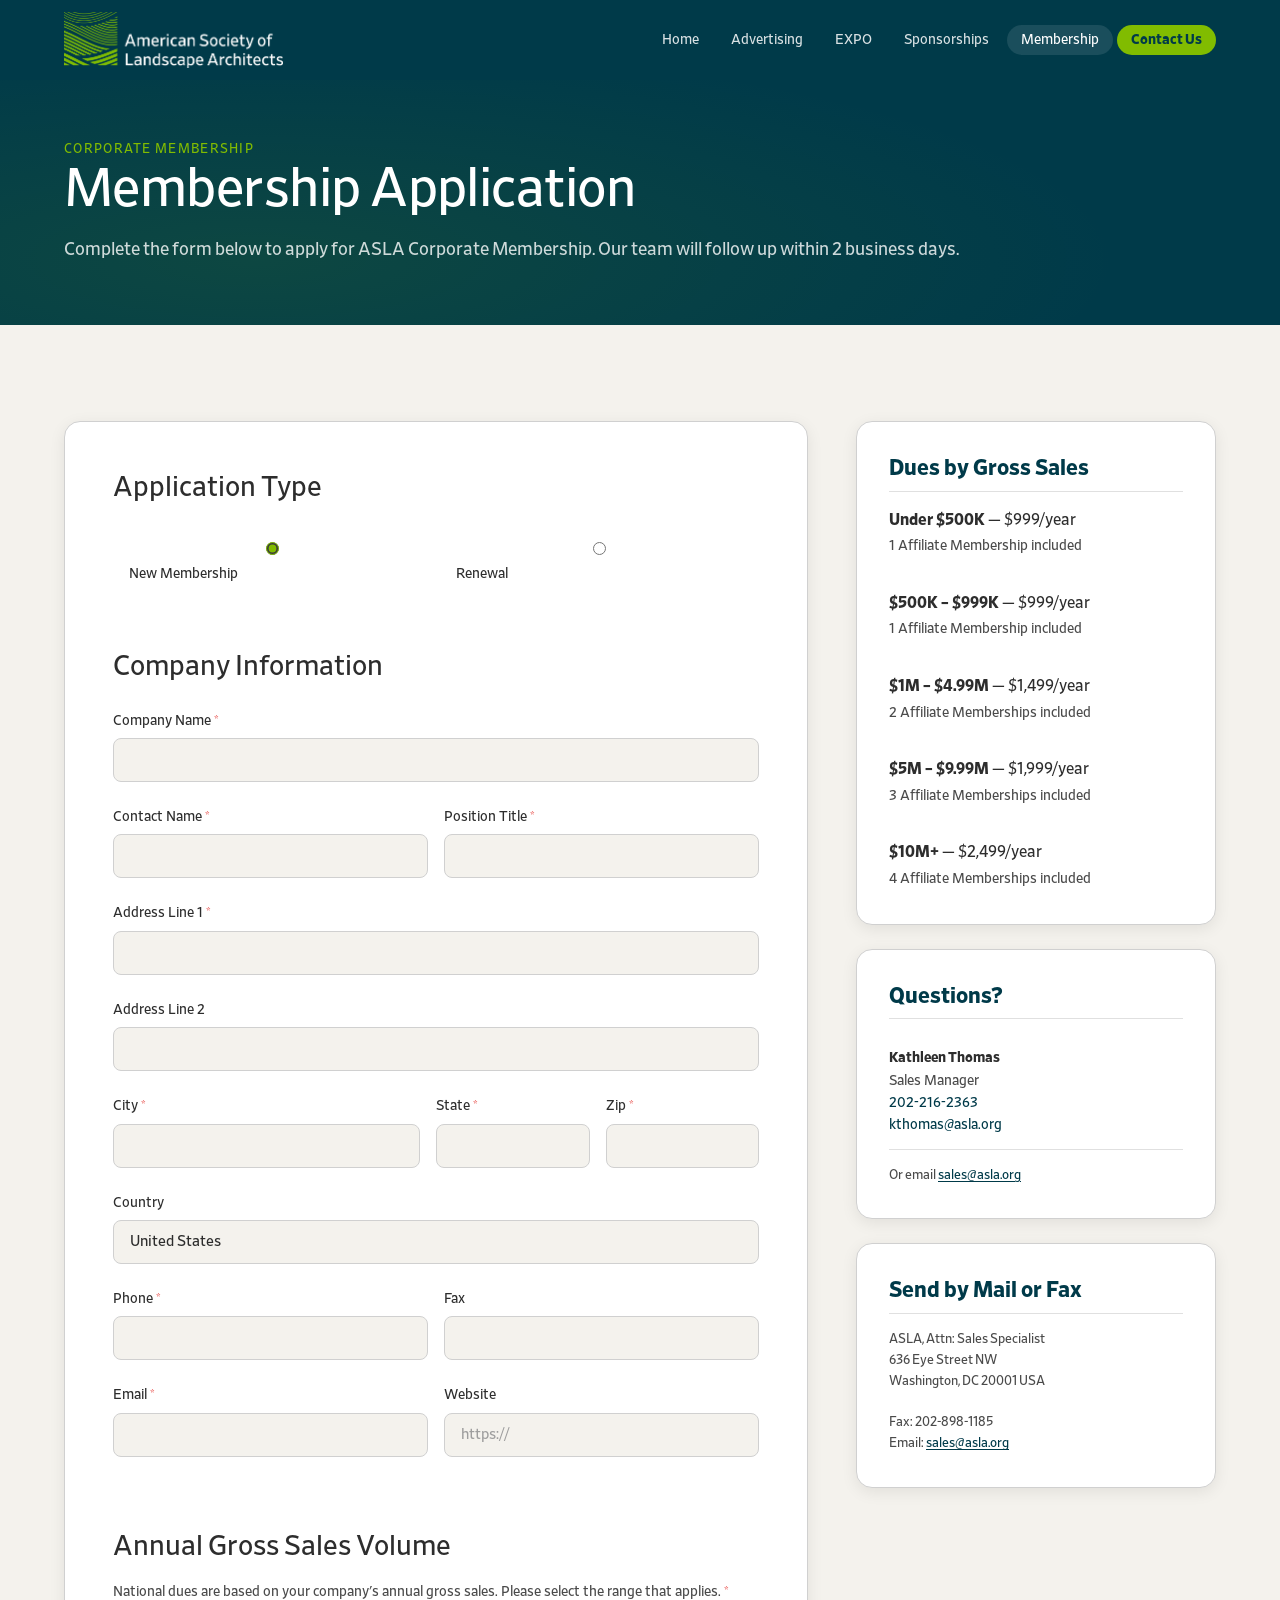
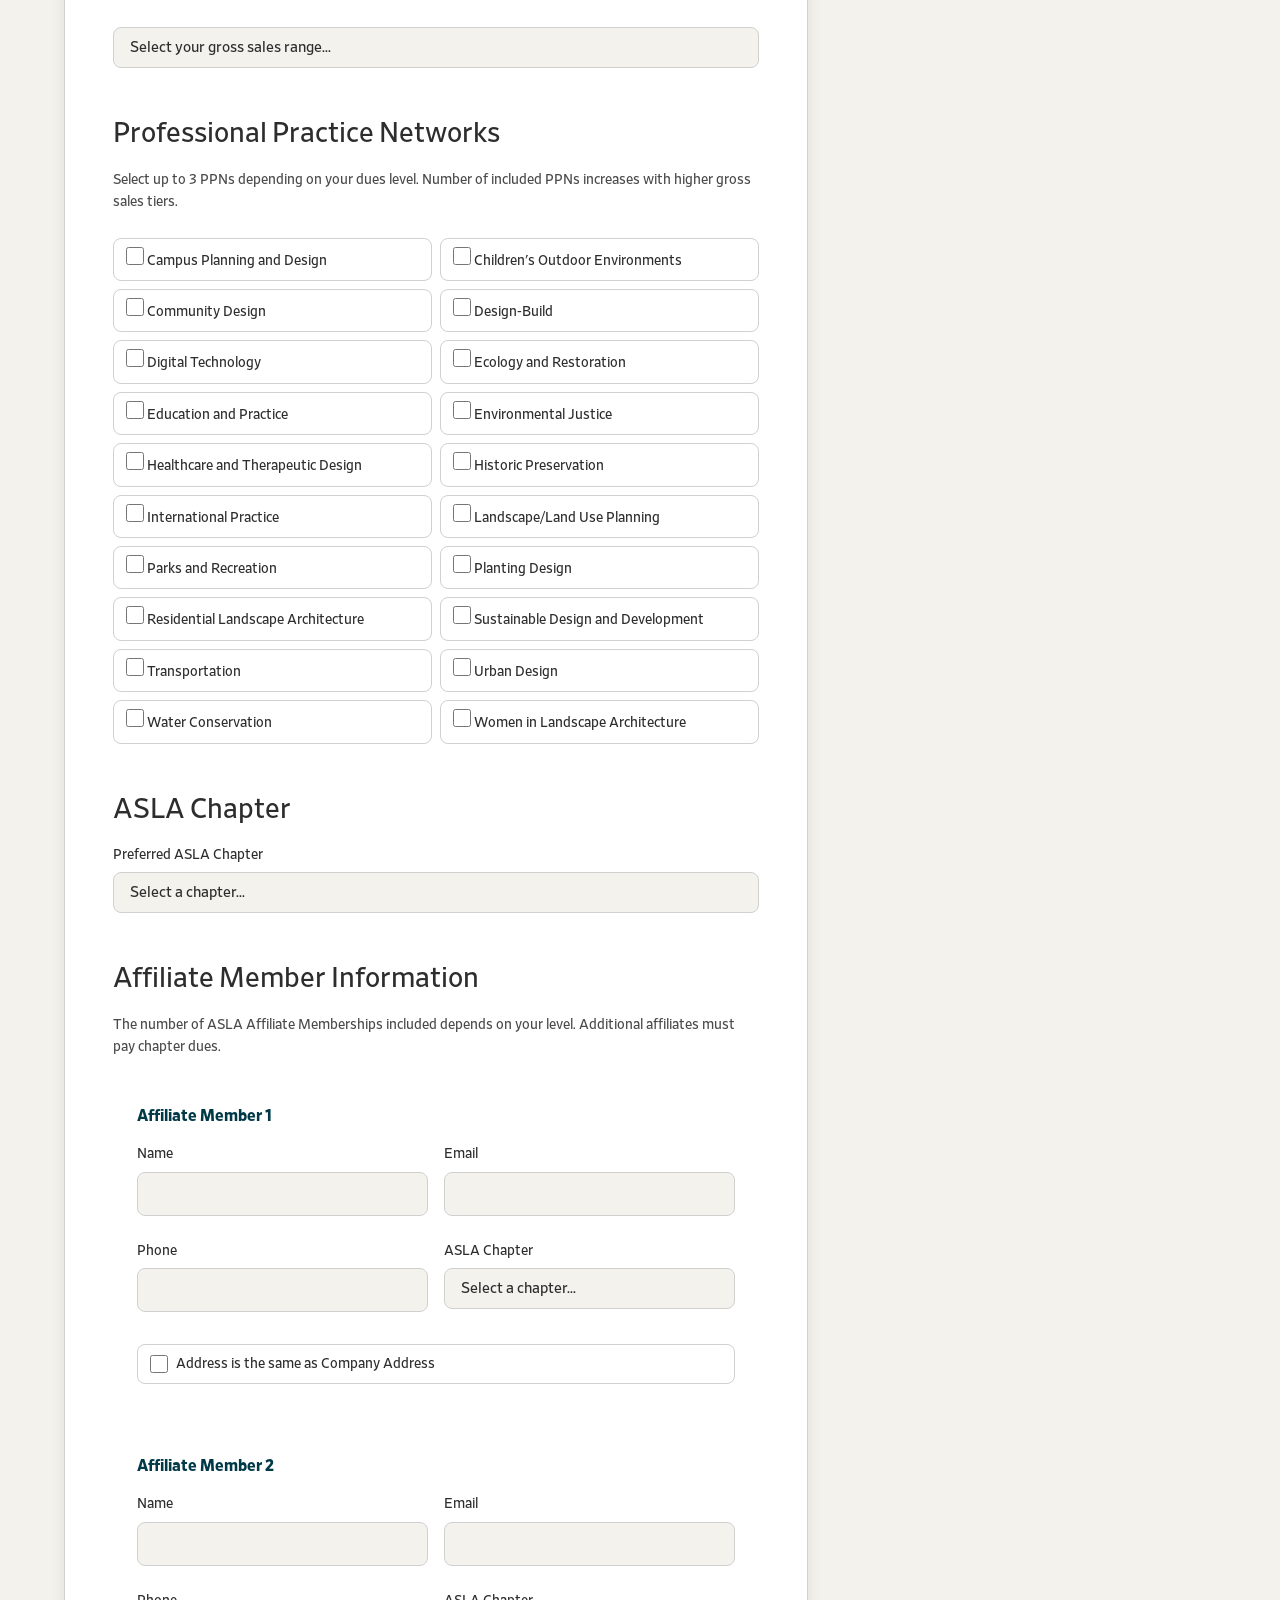
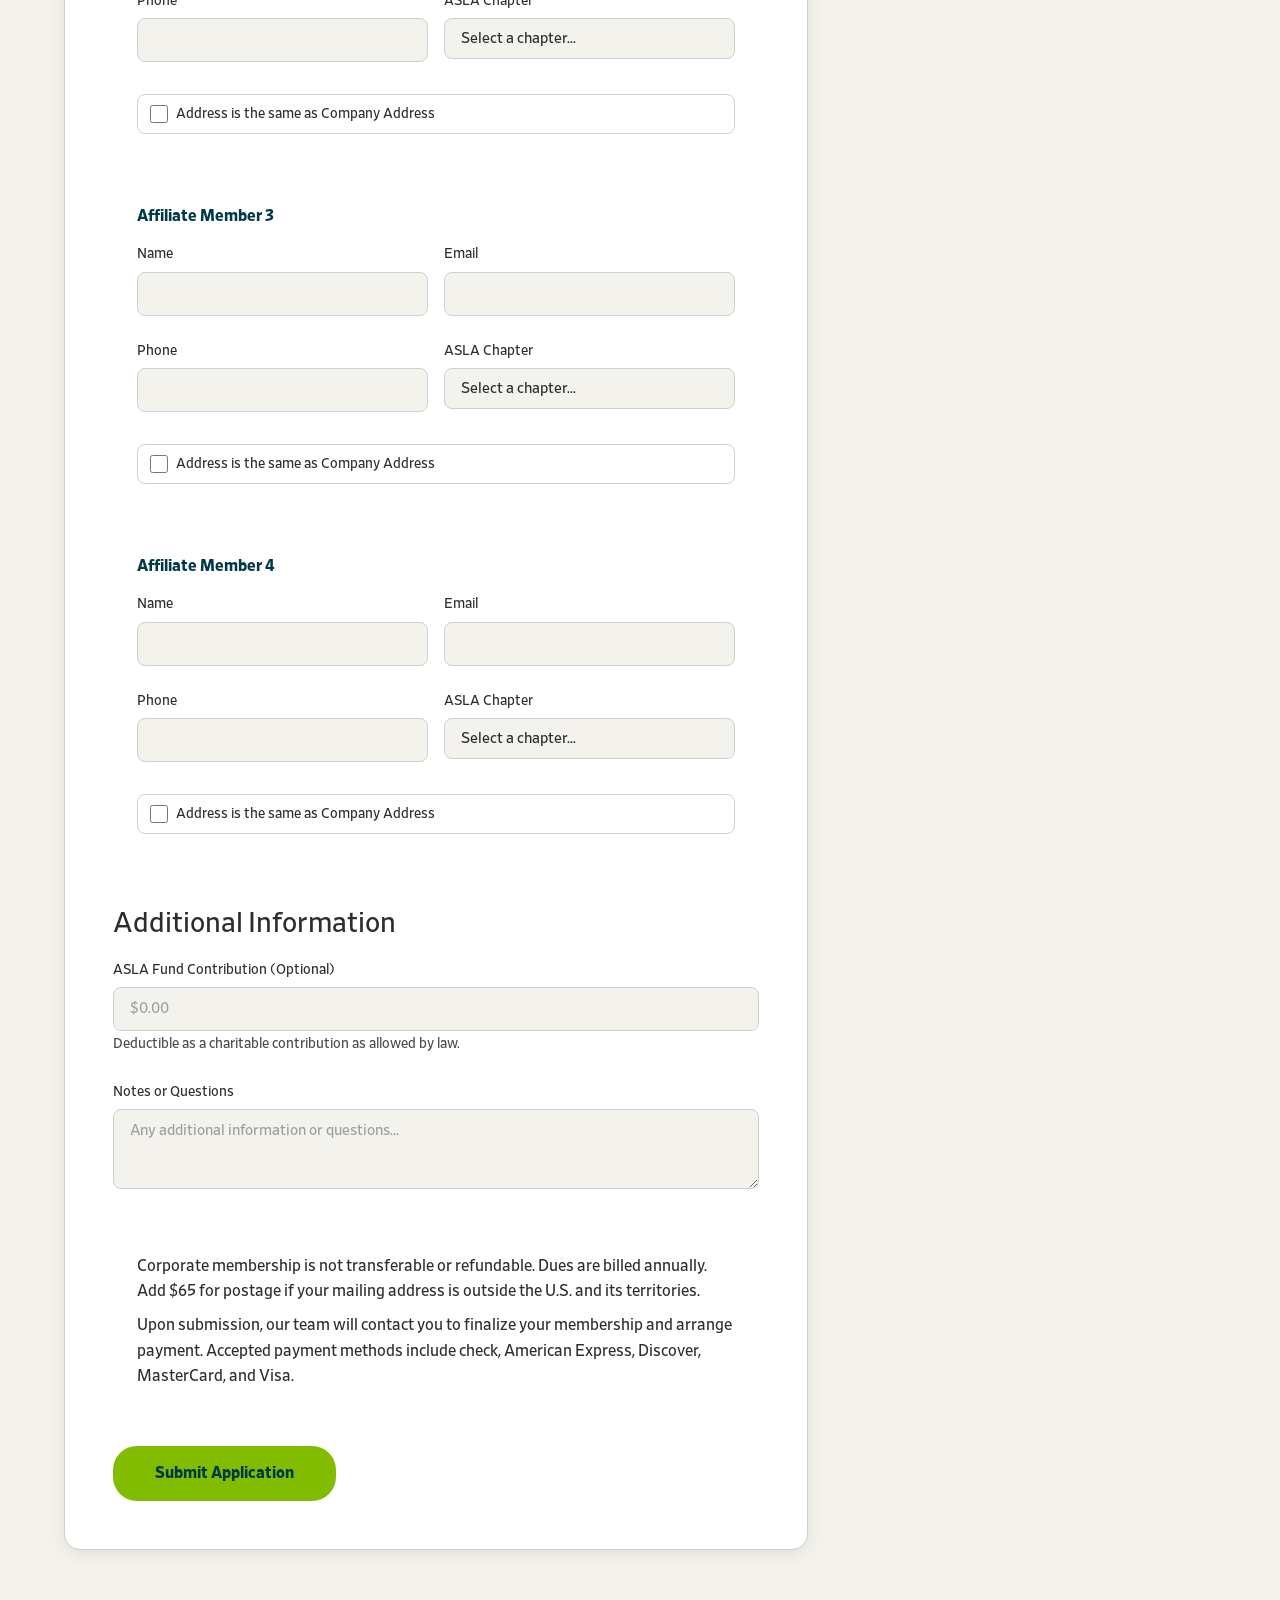
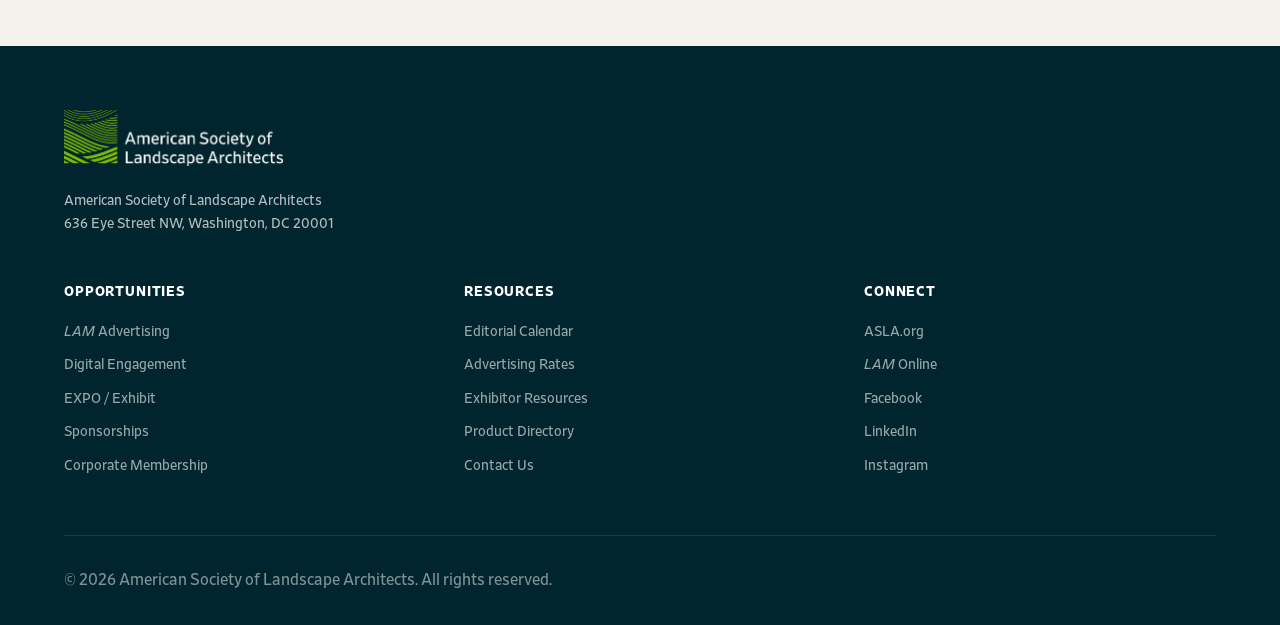
<file: apply.html>
<!DOCTYPE html>
<html lang="en">
<head>
  <meta charset="UTF-8">
  <meta name="viewport" content="width=device-width, initial-scale=1.0">
  <title>Corporate Membership Application — ASLA</title>
  <meta name="description" content="Apply for ASLA Corporate Membership. Complete this form to join and gain access to 16,000+ landscape architecture professionals.">
  <link rel="stylesheet" href="colors_and_type.css">
  <link rel="stylesheet" href="style.css">
</head>
<body>

<header class="site-header" id="top">
  <div class="container header-inner">
    <a href="index.html" class="logo"><img src="assets/logos/asla-full-green-white.png" alt="American Society of Landscape Architects" height="7"></a>
    <button class="nav-toggle" aria-label="Toggle navigation" aria-expanded="false"><span></span><span></span><span></span></button>
    <nav class="main-nav" id="mainNav">
      <ul>
        <li><a href="index.html">Home</a></li>
        <li class="has-dropdown"><a href="advertising.html">Advertising</a><ul class="dropdown"><li><a href="advertising.html#lam-advertising"><em>LAM</em> Print</a></li><li><a href="advertising.html#ad-rates">Rates</a></li><li><a href="advertising.html#editorial-calendar">Editorial Calendar</a></li><li><a href="advertising.html#digital-engagement">Digital</a></li><li><a href="advertising.html#website-advertising">Website Ads</a></li></ul></li>
        <li class="has-dropdown"><a href="expo.html">EXPO</a><ul class="dropdown"><li><a href="expo.html#why-exhibit">Why Exhibit?</a></li><li><a href="expo.html#exhibitor-pricing">Pricing</a></li><li><a href="expo.html#exhibitor-resources">Resources</a></li></ul></li>
        <li><a href="sponsorships.html">Sponsorships</a></li>
        <li><a href="membership.html" class="active">Membership</a></li>
        <li><a href="contact.html" class="nav-cta">Contact Us</a></li>
      </ul>
    </nav>
  </div>
</header>

<section class="page-hero page-hero-dark">
  <div class="container">
    <p class="eyebrow" style="color:var(--asla-green)">Corporate Membership</p>
    <h1 style="color:var(--white)">Membership Application</h1>
    <p class="body-lg" style="color:rgba(255,255,255,0.8)">Complete the form below to apply for ASLA Corporate Membership. Our team will follow up within 2 business days.</p>
  </div>
</section>

<section class="section">
  <div class="container">
    <div class="contact-layout">
      <form class="contact-form" id="applyForm" action="#" method="POST">

        <h3 style="margin-bottom:var(--space-lg)">Application Type</h3>
        <div class="form-group">
          <div class="checkbox-grid" style="grid-template-columns:1fr 1fr">
            <label class="radio-label"><input type="radio" name="appType" value="new" checked> New Membership</label>
            <label class="radio-label"><input type="radio" name="appType" value="renewal"> Renewal</label>
          </div>
        </div>

        <h3 style="margin-top:var(--space-2xl);margin-bottom:var(--space-lg)">Company Information</h3>
        <div class="form-group"><label for="companyName">Company Name <span class="req">*</span></label><input type="text" id="companyName" name="companyName" required></div>
        <div class="form-row">
          <div class="form-group"><label for="contactName">Contact Name <span class="req">*</span></label><input type="text" id="contactName" name="contactName" required></div>
          <div class="form-group"><label for="positionTitle">Position Title <span class="req">*</span></label><input type="text" id="positionTitle" name="positionTitle" required></div>
        </div>
        <div class="form-group"><label for="address1">Address Line 1 <span class="req">*</span></label><input type="text" id="address1" name="address1" required></div>
        <div class="form-group"><label for="address2">Address Line 2</label><input type="text" id="address2" name="address2"></div>
        <div class="form-row" style="grid-template-columns:2fr 1fr 1fr">
          <div class="form-group"><label for="city">City <span class="req">*</span></label><input type="text" id="city" name="city" required></div>
          <div class="form-group"><label for="state">State <span class="req">*</span></label><input type="text" id="state" name="state" required></div>
          <div class="form-group"><label for="zip">Zip <span class="req">*</span></label><input type="text" id="zip" name="zip" required></div>
        </div>
        <div class="form-group"><label for="country">Country</label><input type="text" id="country" name="country" value="United States"></div>
        <div class="form-row">
          <div class="form-group"><label for="appPhone">Phone <span class="req">*</span></label><input type="tel" id="appPhone" name="phone" required></div>
          <div class="form-group"><label for="fax">Fax</label><input type="tel" id="fax" name="fax"></div>
        </div>
        <div class="form-row">
          <div class="form-group"><label for="appEmail">Email <span class="req">*</span></label><input type="email" id="appEmail" name="email" required></div>
          <div class="form-group"><label for="appWebsite">Website</label><input type="url" id="appWebsite" name="website" placeholder="https://"></div>
        </div>

        <h3 style="margin-top:var(--space-2xl);margin-bottom:var(--space-md)">Annual Gross Sales Volume</h3>
        <p style="font-size:14px;color:var(--fg2);margin-bottom:var(--space-lg)">National dues are based on your company's annual gross sales. Please select the range that applies. <span class="req">*</span></p>
        <div class="form-group">
          <select id="grossSales" name="grossSales" required>
            <option value="">Select your gross sales range...</option>
            <option value="under-500k">Under $500,000 — $999 dues</option>
            <option value="500k-1m">$500,000 – $999,999 — $999 dues</option>
            <option value="1m-5m">$1,000,000 – $4,999,999 — $1,499 dues</option>
            <option value="5m-10m">$5,000,000 – $9,999,999 — $1,999 dues</option>
            <option value="10m-plus">$10,000,000+ — $2,499 dues</option>
          </select>
        </div>

        <h3 style="margin-top:var(--space-2xl);margin-bottom:var(--space-md)">Professional Practice Networks</h3>
        <p style="font-size:14px;color:var(--fg2);margin-bottom:var(--space-lg)">Select up to 3 PPNs depending on your dues level. Number of included PPNs increases with higher gross sales tiers.</p>
        <div class="form-group">
          <div class="checkbox-grid">
            <label class="checkbox-label"><input type="checkbox" name="ppn" value="campus-planning"> Campus Planning and Design</label>
            <label class="checkbox-label"><input type="checkbox" name="ppn" value="childrens-outdoor"> Children's Outdoor Environments</label>
            <label class="checkbox-label"><input type="checkbox" name="ppn" value="community-design"> Community Design</label>
            <label class="checkbox-label"><input type="checkbox" name="ppn" value="design-build"> Design-Build</label>
            <label class="checkbox-label"><input type="checkbox" name="ppn" value="digital-technology"> Digital Technology</label>
            <label class="checkbox-label"><input type="checkbox" name="ppn" value="ecology-restoration"> Ecology and Restoration</label>
            <label class="checkbox-label"><input type="checkbox" name="ppn" value="education-practice"> Education and Practice</label>
            <label class="checkbox-label"><input type="checkbox" name="ppn" value="environmental-justice"> Environmental Justice</label>
            <label class="checkbox-label"><input type="checkbox" name="ppn" value="healthcare-therapeutic"> Healthcare and Therapeutic Design</label>
            <label class="checkbox-label"><input type="checkbox" name="ppn" value="historic-preservation"> Historic Preservation</label>
            <label class="checkbox-label"><input type="checkbox" name="ppn" value="international-practice"> International Practice</label>
            <label class="checkbox-label"><input type="checkbox" name="ppn" value="landscape-planning"> Landscape/Land Use Planning</label>
            <label class="checkbox-label"><input type="checkbox" name="ppn" value="parks-recreation"> Parks and Recreation</label>
            <label class="checkbox-label"><input type="checkbox" name="ppn" value="planting-design"> Planting Design</label>
            <label class="checkbox-label"><input type="checkbox" name="ppn" value="residential"> Residential Landscape Architecture</label>
            <label class="checkbox-label"><input type="checkbox" name="ppn" value="sustainable-design"> Sustainable Design and Development</label>
            <label class="checkbox-label"><input type="checkbox" name="ppn" value="transportation"> Transportation</label>
            <label class="checkbox-label"><input type="checkbox" name="ppn" value="urban-design"> Urban Design</label>
            <label class="checkbox-label"><input type="checkbox" name="ppn" value="water-conservation"> Water Conservation</label>
            <label class="checkbox-label"><input type="checkbox" name="ppn" value="women-in-la"> Women in Landscape Architecture</label>
          </div>
        </div>

        <h3 style="margin-top:var(--space-2xl);margin-bottom:var(--space-md)">ASLA Chapter</h3>
        <div class="form-group">
          <label for="chapter">Preferred ASLA Chapter</label>
          <select id="chapter" name="chapter">
            <option value="">Select a chapter...</option>
            <option value="AL">Alabama</option>
            <option value="AK">Alaska</option>
            <option value="AZ">Arizona</option>
            <option value="AR">Arkansas</option>
            <option value="CA-N">California Northern</option>
            <option value="CA-SD">California San Diego</option>
            <option value="CA-SI">California Sierra</option>
            <option value="CA-S">California Southern</option>
            <option value="CO">Colorado</option>
            <option value="CT">Connecticut</option>
            <option value="DE">Delaware (PA/DE Chapter)</option>
            <option value="DC">District of Columbia (Potomac Chapter)</option>
            <option value="FL">Florida</option>
            <option value="GA">Georgia</option>
            <option value="HI">Hawaii</option>
            <option value="ID">Idaho (ID/MT Chapter)</option>
            <option value="IL">Illinois</option>
            <option value="IN">Indiana</option>
            <option value="IA">Iowa</option>
            <option value="KS">Kansas (Prairie Gateway Chapter)</option>
            <option value="KY">Kentucky</option>
            <option value="LA">Louisiana</option>
            <option value="ME">Maine (Boston Chapter)</option>
            <option value="MD">Maryland (Potomac Chapter)</option>
            <option value="MA">Massachusetts (Boston Chapter)</option>
            <option value="MI">Michigan</option>
            <option value="MN">Minnesota</option>
            <option value="MS">Mississippi</option>
            <option value="MO">Missouri (Prairie Gateway Chapter)</option>
            <option value="MO-STL">Missouri (St. Louis Chapter)</option>
            <option value="MT">Montana (ID/MT Chapter)</option>
            <option value="NE">Nebraska (NE/Dakotas Chapter)</option>
            <option value="NV">Nevada</option>
            <option value="NH">New Hampshire</option>
            <option value="NJ">New Jersey</option>
            <option value="NM">New Mexico</option>
            <option value="NY">New York</option>
            <option value="NY-UP">New York Upstate</option>
            <option value="NC">North Carolina</option>
            <option value="ND">North Dakota (NE/Dakotas Chapter)</option>
            <option value="OH">Ohio</option>
            <option value="OK">Oklahoma</option>
            <option value="OR">Oregon</option>
            <option value="PA">Pennsylvania (PA/DE Chapter)</option>
            <option value="RI">Rhode Island</option>
            <option value="SC">South Carolina</option>
            <option value="SD">South Dakota (NE/Dakotas Chapter)</option>
            <option value="TN">Tennessee</option>
            <option value="TX">Texas</option>
            <option value="UT">Utah</option>
            <option value="VT">Vermont</option>
            <option value="VA">Virginia</option>
            <option value="VA-DC">Virginia (Potomac Chapter)</option>
            <option value="WA">Washington</option>
            <option value="WV">West Virginia</option>
            <option value="WI">Wisconsin</option>
            <option value="WY">Wyoming (Colorado Chapter)</option>
          </select>
        </div>

        <h3 style="margin-top:var(--space-2xl);margin-bottom:var(--space-md)">Affiliate Member Information</h3>
        <p style="font-size:14px;color:var(--fg2);margin-bottom:var(--space-lg)">The number of ASLA Affiliate Memberships included depends on your level. Additional affiliates must pay chapter dues.</p>

        <div class="affiliate-block">
          <h4>Affiliate Member 1</h4>
          <div class="form-row">
            <div class="form-group"><label for="aff1Name">Name</label><input type="text" id="aff1Name" name="aff1Name"></div>
            <div class="form-group"><label for="aff1Email">Email</label><input type="email" id="aff1Email" name="aff1Email"></div>
          </div>
          <div class="form-row">
            <div class="form-group"><label for="aff1Phone">Phone</label><input type="tel" id="aff1Phone" name="aff1Phone"></div>
            <div class="form-group"><label for="aff1Chapter">ASLA Chapter</label>
              <select id="aff1Chapter" name="aff1Chapter"><option value="">Select a chapter...</option><option value="AL">Alabama</option><option value="AK">Alaska</option><option value="AZ">Arizona</option><option value="AR">Arkansas</option><option value="CA-N">California Northern</option><option value="CA-SD">California San Diego</option><option value="CA-SI">California Sierra</option><option value="CA-S">California Southern</option><option value="CO">Colorado</option><option value="CT">Connecticut</option><option value="DE">Delaware (PA/DE Chapter)</option><option value="DC">District of Columbia (Potomac)</option><option value="FL">Florida</option><option value="GA">Georgia</option><option value="HI">Hawaii</option><option value="ID">Idaho (ID/MT Chapter)</option><option value="IL">Illinois</option><option value="IN">Indiana</option><option value="IA">Iowa</option><option value="KS">Kansas (Prairie Gateway)</option><option value="KY">Kentucky</option><option value="LA">Louisiana</option><option value="ME">Maine (Boston Chapter)</option><option value="MD">Maryland (Potomac)</option><option value="MA">Massachusetts (Boston)</option><option value="MI">Michigan</option><option value="MN">Minnesota</option><option value="MS">Mississippi</option><option value="MO">Missouri (Prairie Gateway)</option><option value="MO-STL">Missouri (St. Louis)</option><option value="MT">Montana (ID/MT Chapter)</option><option value="NE">Nebraska (NE/Dakotas)</option><option value="NV">Nevada</option><option value="NH">New Hampshire</option><option value="NJ">New Jersey</option><option value="NM">New Mexico</option><option value="NY">New York</option><option value="NY-UP">New York Upstate</option><option value="NC">North Carolina</option><option value="ND">North Dakota (NE/Dakotas)</option><option value="OH">Ohio</option><option value="OK">Oklahoma</option><option value="OR">Oregon</option><option value="PA">Pennsylvania (PA/DE)</option><option value="RI">Rhode Island</option><option value="SC">South Carolina</option><option value="SD">South Dakota (NE/Dakotas)</option><option value="TN">Tennessee</option><option value="TX">Texas</option><option value="UT">Utah</option><option value="VT">Vermont</option><option value="VA">Virginia</option><option value="VA-DC">Virginia (Potomac)</option><option value="WA">Washington</option><option value="WV">West Virginia</option><option value="WI">Wisconsin</option><option value="WY">Wyoming (Colorado)</option></select>
            </div>
          </div>
          <label class="checkbox-label" style="margin-top:var(--space-sm)"><input type="checkbox" name="aff1SameAddr" value="yes"> Address is the same as Company Address</label>
        </div>

        <div class="affiliate-block">
          <h4>Affiliate Member 2</h4>
          <div class="form-row">
            <div class="form-group"><label for="aff2Name">Name</label><input type="text" id="aff2Name" name="aff2Name"></div>
            <div class="form-group"><label for="aff2Email">Email</label><input type="email" id="aff2Email" name="aff2Email"></div>
          </div>
          <div class="form-row">
            <div class="form-group"><label for="aff2Phone">Phone</label><input type="tel" id="aff2Phone" name="aff2Phone"></div>
            <div class="form-group"><label for="aff2Chapter">ASLA Chapter</label>
              <select id="aff2Chapter" name="aff2Chapter"><option value="">Select a chapter...</option><option value="AL">Alabama</option><option value="AK">Alaska</option><option value="AZ">Arizona</option><option value="AR">Arkansas</option><option value="CA-N">California Northern</option><option value="CA-SD">California San Diego</option><option value="CA-SI">California Sierra</option><option value="CA-S">California Southern</option><option value="CO">Colorado</option><option value="CT">Connecticut</option><option value="DE">Delaware (PA/DE Chapter)</option><option value="DC">District of Columbia (Potomac)</option><option value="FL">Florida</option><option value="GA">Georgia</option><option value="HI">Hawaii</option><option value="ID">Idaho (ID/MT Chapter)</option><option value="IL">Illinois</option><option value="IN">Indiana</option><option value="IA">Iowa</option><option value="KS">Kansas (Prairie Gateway)</option><option value="KY">Kentucky</option><option value="LA">Louisiana</option><option value="ME">Maine (Boston Chapter)</option><option value="MD">Maryland (Potomac)</option><option value="MA">Massachusetts (Boston)</option><option value="MI">Michigan</option><option value="MN">Minnesota</option><option value="MS">Mississippi</option><option value="MO">Missouri (Prairie Gateway)</option><option value="MO-STL">Missouri (St. Louis)</option><option value="MT">Montana (ID/MT Chapter)</option><option value="NE">Nebraska (NE/Dakotas)</option><option value="NV">Nevada</option><option value="NH">New Hampshire</option><option value="NJ">New Jersey</option><option value="NM">New Mexico</option><option value="NY">New York</option><option value="NY-UP">New York Upstate</option><option value="NC">North Carolina</option><option value="ND">North Dakota (NE/Dakotas)</option><option value="OH">Ohio</option><option value="OK">Oklahoma</option><option value="OR">Oregon</option><option value="PA">Pennsylvania (PA/DE)</option><option value="RI">Rhode Island</option><option value="SC">South Carolina</option><option value="SD">South Dakota (NE/Dakotas)</option><option value="TN">Tennessee</option><option value="TX">Texas</option><option value="UT">Utah</option><option value="VT">Vermont</option><option value="VA">Virginia</option><option value="VA-DC">Virginia (Potomac)</option><option value="WA">Washington</option><option value="WV">West Virginia</option><option value="WI">Wisconsin</option><option value="WY">Wyoming (Colorado)</option></select>
            </div>
          </div>
          <label class="checkbox-label" style="margin-top:var(--space-sm)"><input type="checkbox" name="aff2SameAddr" value="yes"> Address is the same as Company Address</label>
        </div>

        <div class="affiliate-block">
          <h4>Affiliate Member 3</h4>
          <div class="form-row">
            <div class="form-group"><label for="aff3Name">Name</label><input type="text" id="aff3Name" name="aff3Name"></div>
            <div class="form-group"><label for="aff3Email">Email</label><input type="email" id="aff3Email" name="aff3Email"></div>
          </div>
          <div class="form-row">
            <div class="form-group"><label for="aff3Phone">Phone</label><input type="tel" id="aff3Phone" name="aff3Phone"></div>
            <div class="form-group"><label for="aff3Chapter">ASLA Chapter</label>
              <select id="aff3Chapter" name="aff3Chapter"><option value="">Select a chapter...</option><option value="AL">Alabama</option><option value="AK">Alaska</option><option value="AZ">Arizona</option><option value="AR">Arkansas</option><option value="CA-N">California Northern</option><option value="CA-SD">California San Diego</option><option value="CA-SI">California Sierra</option><option value="CA-S">California Southern</option><option value="CO">Colorado</option><option value="CT">Connecticut</option><option value="DE">Delaware (PA/DE Chapter)</option><option value="DC">District of Columbia (Potomac)</option><option value="FL">Florida</option><option value="GA">Georgia</option><option value="HI">Hawaii</option><option value="ID">Idaho (ID/MT Chapter)</option><option value="IL">Illinois</option><option value="IN">Indiana</option><option value="IA">Iowa</option><option value="KS">Kansas (Prairie Gateway)</option><option value="KY">Kentucky</option><option value="LA">Louisiana</option><option value="ME">Maine (Boston Chapter)</option><option value="MD">Maryland (Potomac)</option><option value="MA">Massachusetts (Boston)</option><option value="MI">Michigan</option><option value="MN">Minnesota</option><option value="MS">Mississippi</option><option value="MO">Missouri (Prairie Gateway)</option><option value="MO-STL">Missouri (St. Louis)</option><option value="MT">Montana (ID/MT Chapter)</option><option value="NE">Nebraska (NE/Dakotas)</option><option value="NV">Nevada</option><option value="NH">New Hampshire</option><option value="NJ">New Jersey</option><option value="NM">New Mexico</option><option value="NY">New York</option><option value="NY-UP">New York Upstate</option><option value="NC">North Carolina</option><option value="ND">North Dakota (NE/Dakotas)</option><option value="OH">Ohio</option><option value="OK">Oklahoma</option><option value="OR">Oregon</option><option value="PA">Pennsylvania (PA/DE)</option><option value="RI">Rhode Island</option><option value="SC">South Carolina</option><option value="SD">South Dakota (NE/Dakotas)</option><option value="TN">Tennessee</option><option value="TX">Texas</option><option value="UT">Utah</option><option value="VT">Vermont</option><option value="VA">Virginia</option><option value="VA-DC">Virginia (Potomac)</option><option value="WA">Washington</option><option value="WV">West Virginia</option><option value="WI">Wisconsin</option><option value="WY">Wyoming (Colorado)</option></select>
            </div>
          </div>
          <label class="checkbox-label" style="margin-top:var(--space-sm)"><input type="checkbox" name="aff3SameAddr" value="yes"> Address is the same as Company Address</label>
        </div>

        <div class="affiliate-block">
          <h4>Affiliate Member 4</h4>
          <div class="form-row">
            <div class="form-group"><label for="aff4Name">Name</label><input type="text" id="aff4Name" name="aff4Name"></div>
            <div class="form-group"><label for="aff4Email">Email</label><input type="email" id="aff4Email" name="aff4Email"></div>
          </div>
          <div class="form-row">
            <div class="form-group"><label for="aff4Phone">Phone</label><input type="tel" id="aff4Phone" name="aff4Phone"></div>
            <div class="form-group"><label for="aff4Chapter">ASLA Chapter</label>
              <select id="aff4Chapter" name="aff4Chapter"><option value="">Select a chapter...</option><option value="AL">Alabama</option><option value="AK">Alaska</option><option value="AZ">Arizona</option><option value="AR">Arkansas</option><option value="CA-N">California Northern</option><option value="CA-SD">California San Diego</option><option value="CA-SI">California Sierra</option><option value="CA-S">California Southern</option><option value="CO">Colorado</option><option value="CT">Connecticut</option><option value="DE">Delaware (PA/DE Chapter)</option><option value="DC">District of Columbia (Potomac)</option><option value="FL">Florida</option><option value="GA">Georgia</option><option value="HI">Hawaii</option><option value="ID">Idaho (ID/MT Chapter)</option><option value="IL">Illinois</option><option value="IN">Indiana</option><option value="IA">Iowa</option><option value="KS">Kansas (Prairie Gateway)</option><option value="KY">Kentucky</option><option value="LA">Louisiana</option><option value="ME">Maine (Boston Chapter)</option><option value="MD">Maryland (Potomac)</option><option value="MA">Massachusetts (Boston)</option><option value="MI">Michigan</option><option value="MN">Minnesota</option><option value="MS">Mississippi</option><option value="MO">Missouri (Prairie Gateway)</option><option value="MO-STL">Missouri (St. Louis)</option><option value="MT">Montana (ID/MT Chapter)</option><option value="NE">Nebraska (NE/Dakotas)</option><option value="NV">Nevada</option><option value="NH">New Hampshire</option><option value="NJ">New Jersey</option><option value="NM">New Mexico</option><option value="NY">New York</option><option value="NY-UP">New York Upstate</option><option value="NC">North Carolina</option><option value="ND">North Dakota (NE/Dakotas)</option><option value="OH">Ohio</option><option value="OK">Oklahoma</option><option value="OR">Oregon</option><option value="PA">Pennsylvania (PA/DE)</option><option value="RI">Rhode Island</option><option value="SC">South Carolina</option><option value="SD">South Dakota (NE/Dakotas)</option><option value="TN">Tennessee</option><option value="TX">Texas</option><option value="UT">Utah</option><option value="VT">Vermont</option><option value="VA">Virginia</option><option value="VA-DC">Virginia (Potomac)</option><option value="WA">Washington</option><option value="WV">West Virginia</option><option value="WI">Wisconsin</option><option value="WY">Wyoming (Colorado)</option></select>
            </div>
          </div>
          <label class="checkbox-label" style="margin-top:var(--space-sm)"><input type="checkbox" name="aff4SameAddr" value="yes"> Address is the same as Company Address</label>
        </div>

        <h3 style="margin-top:var(--space-2xl);margin-bottom:var(--space-md)">Additional Information</h3>
        <div class="form-group">
          <label for="aslaFund">ASLA Fund Contribution (Optional)</label>
          <input type="text" id="aslaFund" name="aslaFund" placeholder="$0.00">
          <small style="color:var(--fg2)">Deductible as a charitable contribution as allowed by law.</small>
        </div>
        <div class="form-group">
          <label for="appNotes">Notes or Questions</label>
          <textarea id="appNotes" name="notes" rows="3" placeholder="Any additional information or questions..."></textarea>
        </div>

        <div class="form-notice">
          <p>Corporate membership is not transferable or refundable. Dues are billed annually. Add $65 for postage if your mailing address is outside the U.S. and its territories.</p>
          <p>Upon submission, our team will contact you to finalize your membership and arrange payment. Accepted payment methods include check, American Express, Discover, MasterCard, and Visa.</p>
        </div>

        <button type="submit" class="btn btn-primary btn-lg">Submit Application</button>
      </form>

      <div class="contact-sidebar">
        <div class="contact-card">
          <h4>Dues by Gross Sales</h4>
          <div class="tier-info">
            <div><strong>Under $500K</strong> — $999/year<br><small>1 Affiliate Membership included</small></div>
            <div><strong>$500K – $999K</strong> — $999/year<br><small>1 Affiliate Membership included</small></div>
            <div><strong>$1M – $4.99M</strong> — $1,499/year<br><small>2 Affiliate Memberships included</small></div>
            <div><strong>$5M – $9.99M</strong> — $1,999/year<br><small>3 Affiliate Memberships included</small></div>
            <div><strong>$10M+</strong> — $2,499/year<br><small>4 Affiliate Memberships included</small></div>
          </div>
        </div>
        <div class="contact-card">
          <h4>Questions?</h4>
          <div class="team-member"><strong>Kathleen Thomas</strong><br>Sales Manager<br><a href="tel:2022162363">202-216-2363</a><br><a href="mailto:kthomas@asla.org">kthomas@asla.org</a></div>
          <p style="margin-top:var(--space-md);font-size:13px;color:var(--fg2)">Or email <a href="mailto:sales@asla.org">sales@asla.org</a></p>
        </div>
        <div class="contact-card">
          <h4>Send by Mail or Fax</h4>
          <p style="font-size:13px;color:var(--fg2)">ASLA, Attn: Sales Specialist<br>636 Eye Street NW<br>Washington, DC 20001 USA<br><br>Fax: 202-898-1185<br>Email: <a href="mailto:sales@asla.org">sales@asla.org</a></p>
        </div>
      </div>
    </div>
  </div>
</section>

<footer class="site-footer">
  <div class="container footer-inner">
    <div class="footer-brand"><img src="assets/logos/asla-full-green-white.png" alt="American Society of Landscape Architects" height="7"><p>American Society of Landscape Architects<br>636 Eye Street NW, Washington, DC 20001</p></div>
    <div class="footer-links">
      <div><h5>Opportunities</h5><ul><li><a href="advertising.html"><em>LAM</em> Advertising</a></li><li><a href="advertising.html#digital-engagement">Digital Engagement</a></li><li><a href="expo.html">EXPO / Exhibit</a></li><li><a href="sponsorships.html">Sponsorships</a></li><li><a href="membership.html">Corporate Membership</a></li></ul></div>
      <div><h5>Resources</h5><ul><li><a href="advertising.html#editorial-calendar">Editorial Calendar</a></li><li><a href="advertising.html#ad-rates">Advertising Rates</a></li><li><a href="expo.html#exhibitor-resources">Exhibitor Resources</a></li><li><a href="advertising.html#product-directory">Product Directory</a></li><li><a href="contact.html">Contact Us</a></li></ul></div>
      <div><h5>Connect</h5><ul><li><a href="https://www.asla.org">ASLA.org</a></li><li><a href="https://www.landscapearchitecturemagazine.org"><em>LAM</em> Online</a></li><li><a href="https://www.facebook.com/americansocietyoflandscapearchitects">Facebook</a></li><li><a href="https://www.linkedin.com/company/american-society-of-landscape-architects/">LinkedIn</a></li><li><a href="https://www.instagram.com/nationalasla">Instagram</a></li></ul></div>
    </div>
    <div class="footer-bottom"><p>&copy; 2026 American Society of Landscape Architects. All rights reserved.</p></div>
  </div>
</footer>

<script src="nav.js"></script>
<script>
document.getElementById('applyForm').addEventListener('submit', function(e) {
  e.preventDefault();
  var sales = document.getElementById('grossSales').value;
  if (!sales) { alert('Please select your annual gross sales range.'); return; }
  alert('Thank you for your application! Our team will contact you within 2 business days to finalize your membership and arrange payment.');
});
</script>
</body>
</html>
</file>
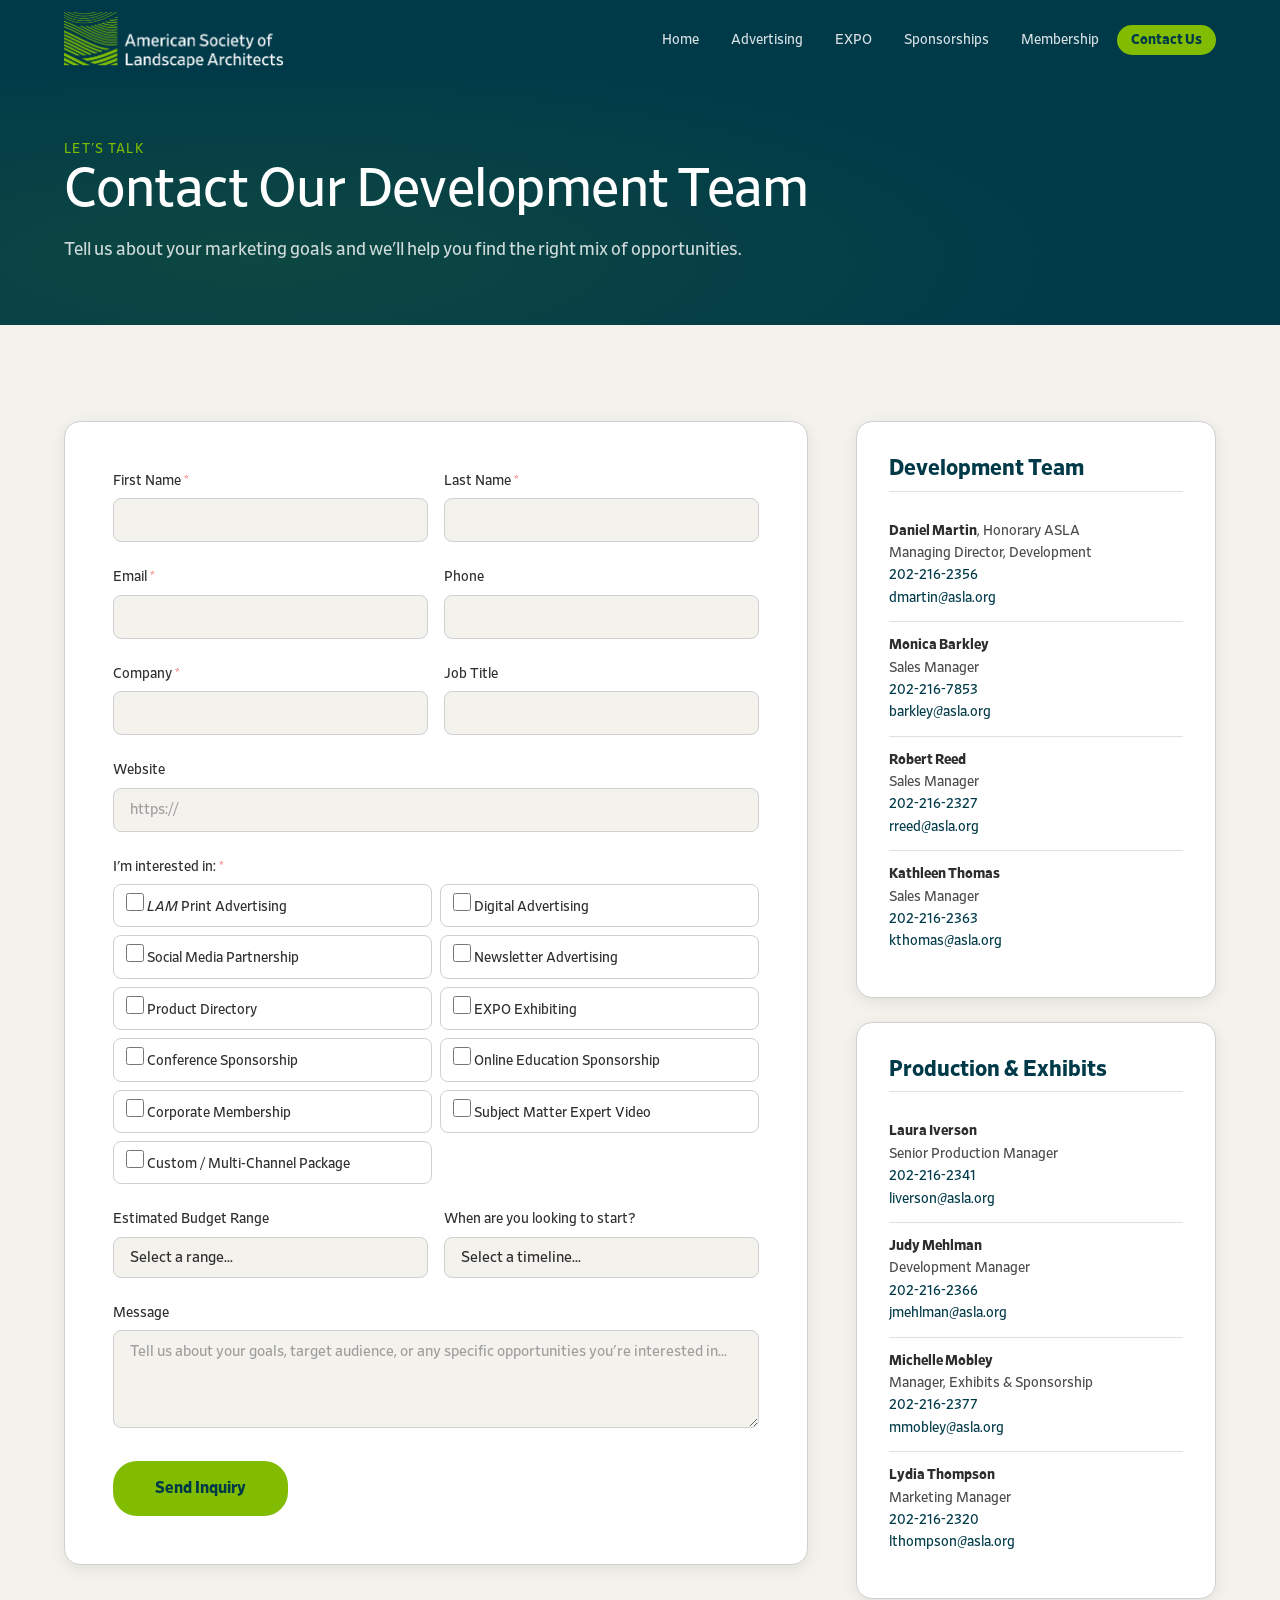
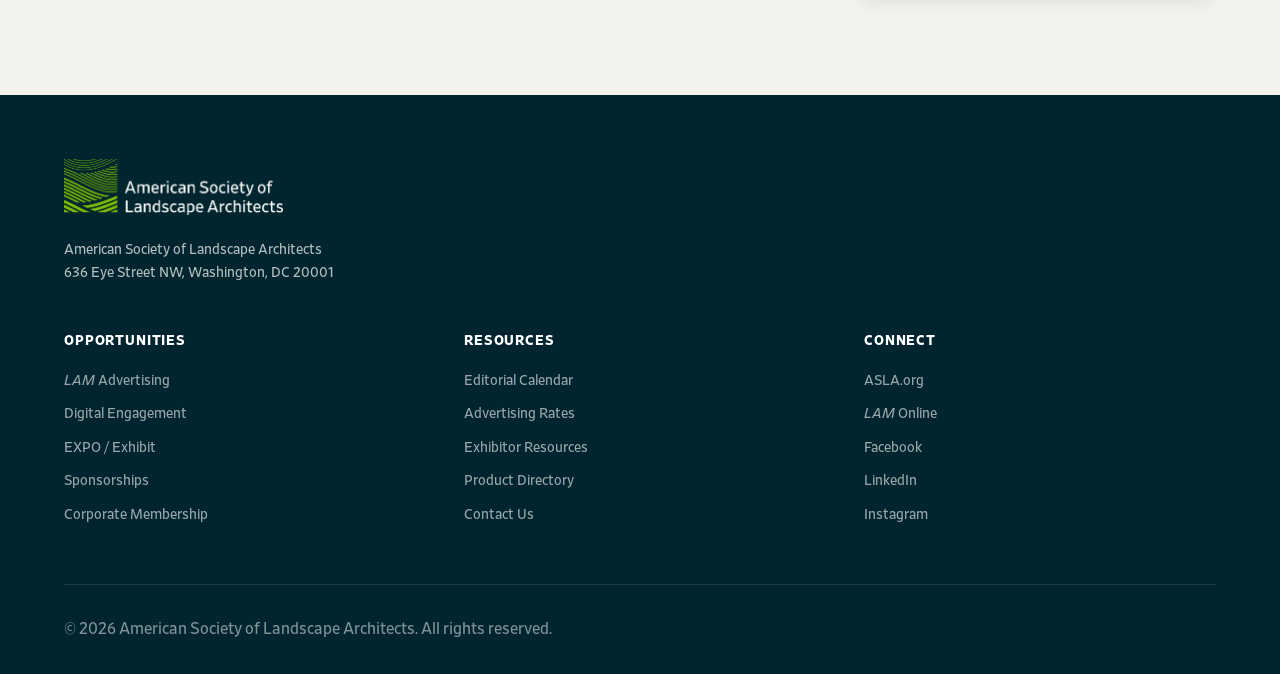
<file: contact.html>
<!DOCTYPE html>
<html lang="en">
<head>
  <meta charset="UTF-8">
  <meta name="viewport" content="width=device-width, initial-scale=1.0">
  <title>Contact Us — ASLA</title>
  <meta name="description" content="Contact the ASLA Development Team about advertising, exhibiting, sponsorships, and corporate membership opportunities.">
  <link rel="stylesheet" href="colors_and_type.css">
  <link rel="stylesheet" href="style.css">
</head>
<body>

<header class="site-header" id="top">
  <div class="container header-inner">
    <a href="index.html" class="logo"><img src="assets/logos/asla-full-green-white.png" alt="American Society of Landscape Architects" height="7"></a>
    <button class="nav-toggle" aria-label="Toggle navigation" aria-expanded="false"><span></span><span></span><span></span></button>
    <nav class="main-nav" id="mainNav">
      <ul>
        <li><a href="index.html">Home</a></li>
        <li class="has-dropdown"><a href="advertising.html">Advertising</a><ul class="dropdown"><li><a href="advertising.html#lam-advertising"><em>LAM</em> Print</a></li><li><a href="advertising.html#ad-rates">Rates</a></li><li><a href="advertising.html#editorial-calendar">Editorial Calendar</a></li><li><a href="advertising.html#digital-engagement">Digital</a></li><li><a href="advertising.html#website-advertising">Website Ads</a></li></ul></li>
        <li class="has-dropdown"><a href="expo.html">EXPO</a><ul class="dropdown"><li><a href="expo.html#why-exhibit">Why Exhibit?</a></li><li><a href="expo.html#exhibitor-pricing">Pricing</a></li><li><a href="expo.html#exhibitor-resources">Resources</a></li></ul></li>
        <li><a href="sponsorships.html">Sponsorships</a></li>
        <li><a href="membership.html">Membership</a></li>
        <li><a href="contact.html" class="nav-cta active">Contact Us</a></li>
      </ul>
    </nav>
  </div>
</header>

<section class="page-hero page-hero-dark">
  <div class="container">
    <p class="eyebrow" style="color:var(--asla-green)">Let's Talk</p>
    <h1 style="color:var(--white)">Contact Our Development Team</h1>
    <p class="body-lg" style="color:rgba(255,255,255,0.8)">Tell us about your marketing goals and we'll help you find the right mix of opportunities.</p>
  </div>
</section>

<section class="section">
  <div class="container">
    <div class="contact-layout">
      <form class="contact-form" id="contactForm" action="#" method="POST">
        <div class="form-row">
          <div class="form-group"><label for="firstName">First Name <span class="req">*</span></label><input type="text" id="firstName" name="firstName" required></div>
          <div class="form-group"><label for="lastName">Last Name <span class="req">*</span></label><input type="text" id="lastName" name="lastName" required></div>
        </div>
        <div class="form-row">
          <div class="form-group"><label for="email">Email <span class="req">*</span></label><input type="email" id="email" name="email" required></div>
          <div class="form-group"><label for="phone">Phone</label><input type="tel" id="phone" name="phone"></div>
        </div>
        <div class="form-row">
          <div class="form-group"><label for="company">Company <span class="req">*</span></label><input type="text" id="company" name="company" required></div>
          <div class="form-group"><label for="title">Job Title</label><input type="text" id="title" name="title"></div>
        </div>
        <div class="form-group"><label for="website">Website</label><input type="url" id="website" name="website" placeholder="https://"></div>

        <div class="form-group">
          <label>I'm interested in: <span class="req">*</span></label>
          <div class="checkbox-grid">
            <label class="checkbox-label"><input type="checkbox" name="interest" value="lam-print"> <em>LAM</em> Print Advertising</label>
            <label class="checkbox-label"><input type="checkbox" name="interest" value="digital"> Digital Advertising</label>
            <label class="checkbox-label"><input type="checkbox" name="interest" value="social"> Social Media Partnership</label>
            <label class="checkbox-label"><input type="checkbox" name="interest" value="newsletter"> Newsletter Advertising</label>
            <label class="checkbox-label"><input type="checkbox" name="interest" value="product-directory"> Product Directory</label>
            <label class="checkbox-label"><input type="checkbox" name="interest" value="expo"> EXPO Exhibiting</label>
            <label class="checkbox-label"><input type="checkbox" name="interest" value="sponsorship"> Conference Sponsorship</label>
            <label class="checkbox-label"><input type="checkbox" name="interest" value="online-sponsorship"> Online Education Sponsorship</label>
            <label class="checkbox-label"><input type="checkbox" name="interest" value="corporate-membership"> Corporate Membership</label>
            <label class="checkbox-label"><input type="checkbox" name="interest" value="sme-video"> Subject Matter Expert Video</label>
            <label class="checkbox-label"><input type="checkbox" name="interest" value="custom"> Custom / Multi-Channel Package</label>
          </div>
        </div>

        <div class="form-row">
          <div class="form-group">
            <label for="budget">Estimated Budget Range</label>
            <select id="budget" name="budget">
              <option value="">Select a range...</option>
              <option value="under-5k">Under $5,000</option>
              <option value="5k-15k">$5,000 – $15,000</option>
              <option value="15k-30k">$15,000 – $30,000</option>
              <option value="30k-50k">$30,000 – $50,000</option>
              <option value="50k-plus">$50,000+</option>
              <option value="unsure">Not sure yet</option>
            </select>
          </div>
          <div class="form-group">
            <label for="timeline">When are you looking to start?</label>
            <select id="timeline" name="timeline">
              <option value="">Select a timeline...</option>
              <option value="asap">As soon as possible</option>
              <option value="1-3months">Within 1–3 months</option>
              <option value="3-6months">Within 3–6 months</option>
              <option value="next-year">Planning for next year</option>
              <option value="exploring">Just exploring options</option>
            </select>
          </div>
        </div>

        <div class="form-group">
          <label for="message">Message</label>
          <textarea id="message" name="message" rows="4" placeholder="Tell us about your goals, target audience, or any specific opportunities you're interested in..."></textarea>
        </div>

        <button type="submit" class="btn btn-primary btn-lg">Send Inquiry</button>
      </form>

      <div class="contact-sidebar">
        <div class="contact-card">
          <h4>Development Team</h4>
          <div class="team-member"><strong>Daniel Martin</strong>, Honorary ASLA<br>Managing Director, Development<br><a href="tel:2022162356">202-216-2356</a><br><a href="mailto:dmartin@asla.org">dmartin@asla.org</a></div>
          <div class="team-member"><strong>Monica Barkley</strong><br>Sales Manager<br><a href="tel:2022167853">202-216-7853</a><br><a href="mailto:barkley@asla.org">barkley@asla.org</a></div>
          <div class="team-member"><strong>Robert Reed</strong><br>Sales Manager<br><a href="tel:2022162327">202-216-2327</a><br><a href="mailto:rreed@asla.org">rreed@asla.org</a></div>
          <div class="team-member"><strong>Kathleen Thomas</strong><br>Sales Manager<br><a href="tel:2022162363">202-216-2363</a><br><a href="mailto:kthomas@asla.org">kthomas@asla.org</a></div>
        </div>
        <div class="contact-card">
          <h4>Production &amp; Exhibits</h4>
          <div class="team-member"><strong>Laura Iverson</strong><br>Senior Production Manager<br><a href="tel:2022162341">202-216-2341</a><br><a href="mailto:liverson@asla.org">liverson@asla.org</a></div>
          <div class="team-member"><strong>Judy Mehlman</strong><br>Development Manager<br><a href="tel:2022162366">202-216-2366</a><br><a href="mailto:jmehlman@asla.org">jmehlman@asla.org</a></div>
          <div class="team-member"><strong>Michelle Mobley</strong><br>Manager, Exhibits &amp; Sponsorship<br><a href="tel:2022162377">202-216-2377</a><br><a href="mailto:mmobley@asla.org">mmobley@asla.org</a></div>
          <div class="team-member"><strong>Lydia Thompson</strong><br>Marketing Manager<br><a href="tel:2022162320">202-216-2320</a><br><a href="mailto:lthompson@asla.org">lthompson@asla.org</a></div>
        </div>
      </div>
    </div>
  </div>
</section>

<footer class="site-footer">
  <div class="container footer-inner">
    <div class="footer-brand"><img src="assets/logos/asla-full-green-white.png" alt="American Society of Landscape Architects" height="7"><p>American Society of Landscape Architects<br>636 Eye Street NW, Washington, DC 20001</p></div>
    <div class="footer-links">
      <div><h5>Opportunities</h5><ul><li><a href="advertising.html"><em>LAM</em> Advertising</a></li><li><a href="advertising.html#digital-engagement">Digital Engagement</a></li><li><a href="expo.html">EXPO / Exhibit</a></li><li><a href="sponsorships.html">Sponsorships</a></li><li><a href="membership.html">Corporate Membership</a></li></ul></div>
      <div><h5>Resources</h5><ul><li><a href="advertising.html#editorial-calendar">Editorial Calendar</a></li><li><a href="advertising.html#ad-rates">Advertising Rates</a></li><li><a href="expo.html#exhibitor-resources">Exhibitor Resources</a></li><li><a href="advertising.html#product-directory">Product Directory</a></li><li><a href="contact.html">Contact Us</a></li></ul></div>
      <div><h5>Connect</h5><ul><li><a href="https://www.asla.org">ASLA.org</a></li><li><a href="https://www.landscapearchitecturemagazine.org"><em>LAM</em> Online</a></li><li><a href="https://www.facebook.com/americansocietyoflandscapearchitects">Facebook</a></li><li><a href="https://www.linkedin.com/company/american-society-of-landscape-architects/">LinkedIn</a></li><li><a href="https://www.instagram.com/nationalasla">Instagram</a></li></ul></div>
    </div>
    <div class="footer-bottom"><p>&copy; 2026 American Society of Landscape Architects. All rights reserved.</p></div>
  </div>
</footer>

<script src="nav.js"></script>
<script>
document.getElementById('contactForm').addEventListener('submit', function(e) {
  e.preventDefault();
  var checks = document.querySelectorAll('input[name="interest"]:checked');
  if (checks.length === 0) { alert('Please select at least one area of interest.'); return; }
  alert('Thank you for your inquiry! Our team will be in touch within 1-2 business days.');
});
</script>
</body>
</html>
</file>
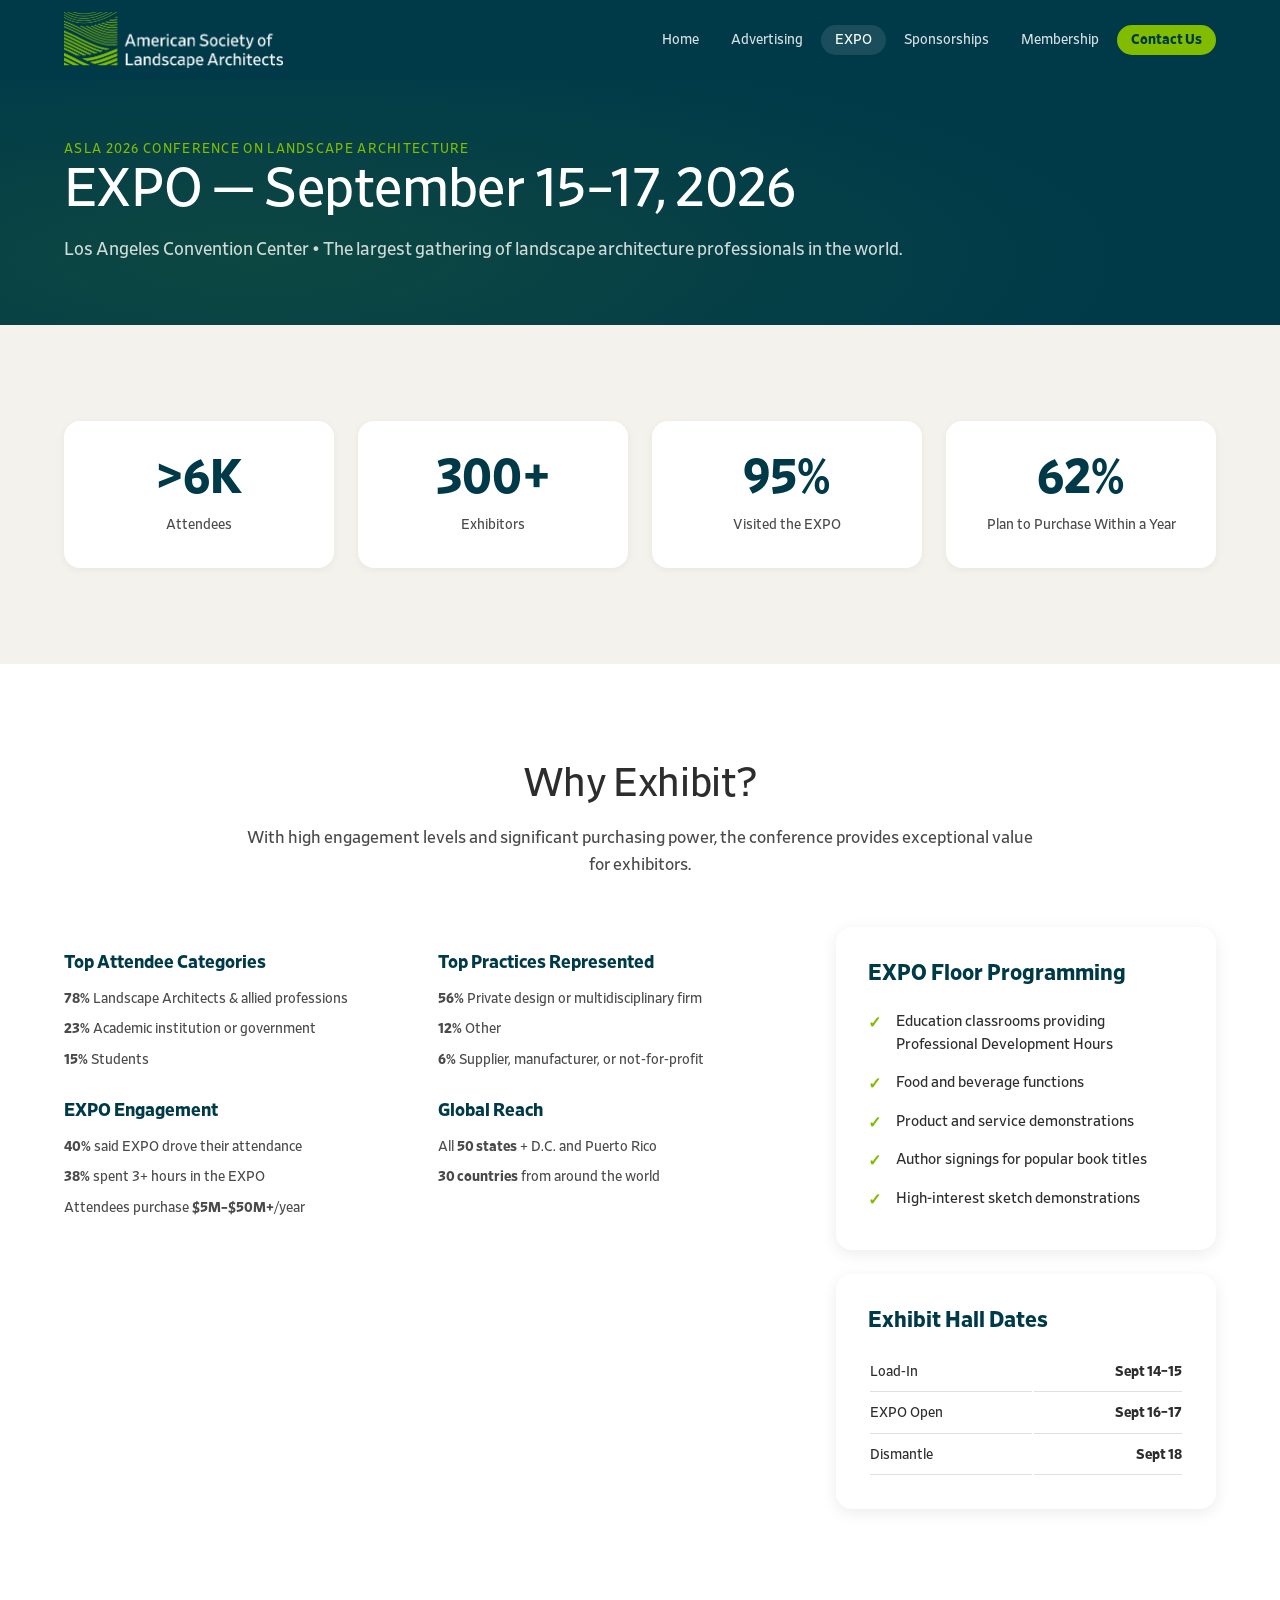
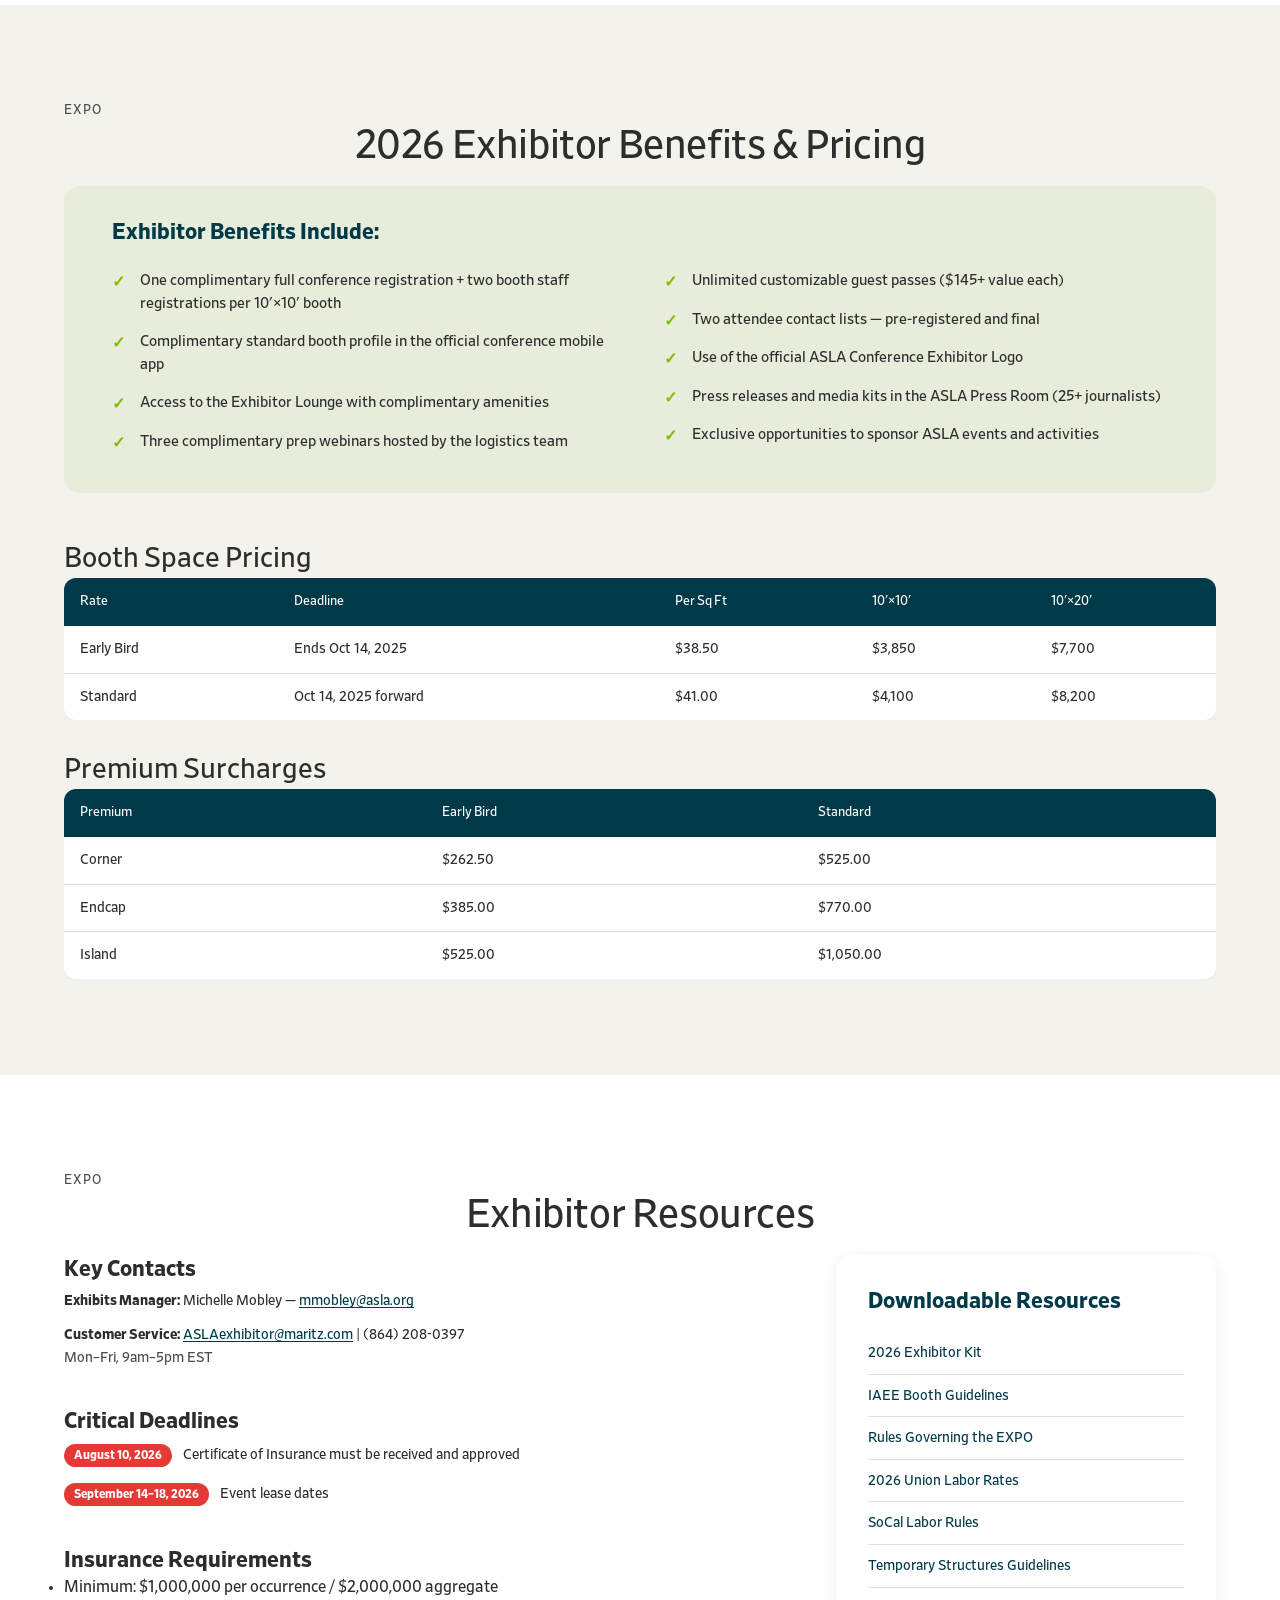
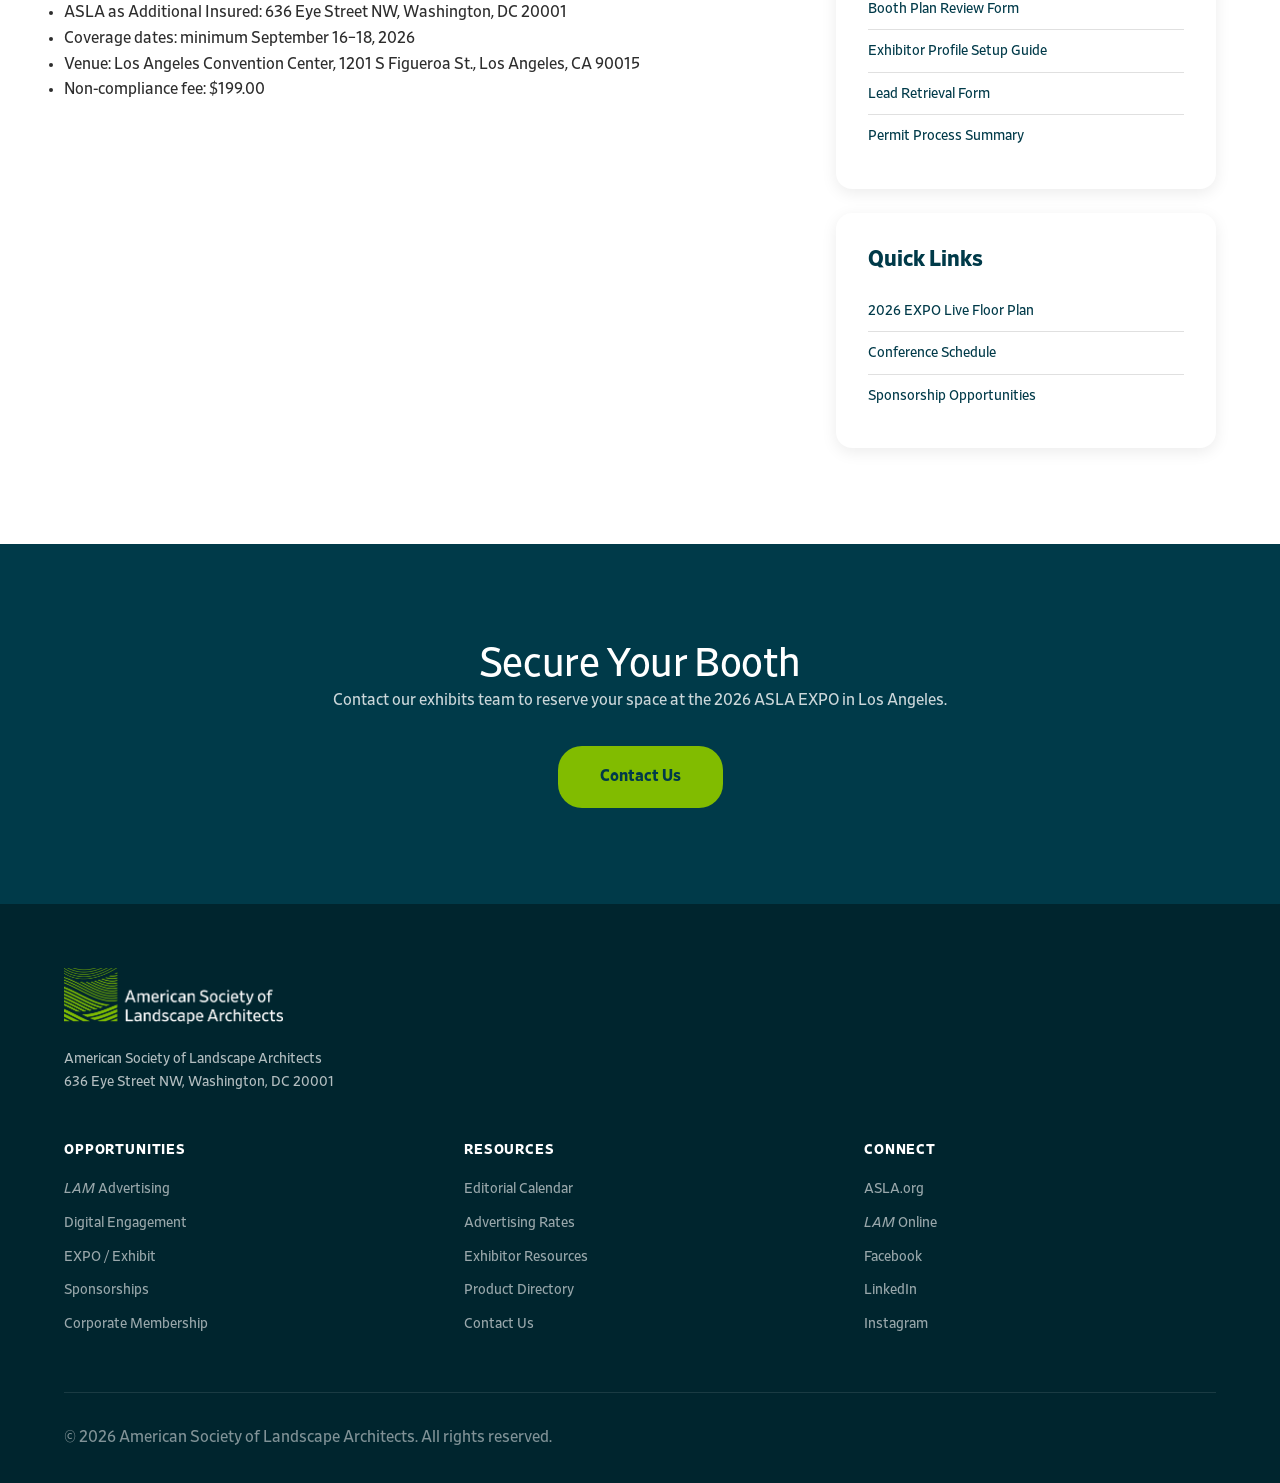
<file: expo.html>
<!DOCTYPE html>
<html lang="en">
<head>
  <meta charset="UTF-8">
  <meta name="viewport" content="width=device-width, initial-scale=1.0">
  <title>EXPO &amp; Exhibiting — ASLA</title>
  <meta name="description" content="Exhibit at the ASLA 2026 Conference EXPO in Los Angeles. View pricing, benefits, exhibitor resources, and floor plans.">
  <link rel="stylesheet" href="colors_and_type.css">
  <link rel="stylesheet" href="style.css">
</head>
<body>

<header class="site-header" id="top">
  <div class="container header-inner">
    <a href="index.html" class="logo"><img src="assets/logos/asla-full-green-white.png" alt="American Society of Landscape Architects" height="7"></a>
    <button class="nav-toggle" aria-label="Toggle navigation" aria-expanded="false"><span></span><span></span><span></span></button>
    <nav class="main-nav" id="mainNav">
      <ul>
        <li><a href="index.html">Home</a></li>
        <li class="has-dropdown"><a href="advertising.html">Advertising</a><ul class="dropdown"><li><a href="advertising.html#lam-advertising"><em>LAM</em> Print</a></li><li><a href="advertising.html#ad-rates">Rates</a></li><li><a href="advertising.html#editorial-calendar">Editorial Calendar</a></li><li><a href="advertising.html#digital-engagement">Digital</a></li><li><a href="advertising.html#website-advertising">Website Ads</a></li></ul></li>
        <li class="has-dropdown"><a href="expo.html" class="active">EXPO</a><ul class="dropdown"><li><a href="#why-exhibit">Why Exhibit?</a></li><li><a href="#exhibitor-pricing">Pricing</a></li><li><a href="#exhibitor-resources">Resources</a></li></ul></li>
        <li><a href="sponsorships.html">Sponsorships</a></li>
        <li><a href="membership.html">Membership</a></li>
        <li><a href="contact.html" class="nav-cta">Contact Us</a></li>
      </ul>
    </nav>
  </div>
</header>

<!-- ===== PAGE HERO ===== -->
<section class="page-hero page-hero-dark">
  <div class="container">
    <p class="eyebrow" style="color:var(--asla-green)">ASLA 2026 Conference on Landscape Architecture</p>
    <h1 style="color:var(--white)">EXPO — September 15–17, 2026</h1>
    <p class="body-lg" style="color:rgba(255,255,255,0.8)">Los Angeles Convention Center &bull; The largest gathering of landscape architecture professionals in the world.</p>
  </div>
</section>

<!-- ===== EXPO STATS ===== -->
<section class="section">
  <div class="container">
    <div class="stat-grid">
      <div class="stat-card"><span class="stat-number">&gt;6K</span><span class="stat-label">Attendees</span></div>
      <div class="stat-card"><span class="stat-number">300+</span><span class="stat-label">Exhibitors</span></div>
      <div class="stat-card"><span class="stat-number">95%</span><span class="stat-label">Visited the EXPO</span></div>
      <div class="stat-card"><span class="stat-number">62%</span><span class="stat-label">Plan to Purchase Within a Year</span></div>
    </div>
  </div>
</section>

<!-- ===== WHY EXHIBIT ===== -->
<section class="section section-alt" id="why-exhibit">
  <div class="container">
    <h2 class="section-title">Why Exhibit?</h2>
    <p class="section-intro">With high engagement levels and significant purchasing power, the conference provides exceptional value for exhibitors.</p>
    <div class="two-col">
      <div class="col-text">
        <div class="detail-grid">
          <div class="detail-item">
            <h5>Top Attendee Categories</h5>
            <ul>
              <li><strong>78%</strong> Landscape Architects &amp; allied professions</li>
              <li><strong>23%</strong> Academic institution or government</li>
              <li><strong>15%</strong> Students</li>
            </ul>
          </div>
          <div class="detail-item">
            <h5>Top Practices Represented</h5>
            <ul>
              <li><strong>56%</strong> Private design or multidisciplinary firm</li>
              <li><strong>12%</strong> Other</li>
              <li><strong>6%</strong> Supplier, manufacturer, or not-for-profit</li>
            </ul>
          </div>
          <div class="detail-item">
            <h5>EXPO Engagement</h5>
            <ul>
              <li><strong>40%</strong> said EXPO drove their attendance</li>
              <li><strong>38%</strong> spent 3+ hours in the EXPO</li>
              <li>Attendees purchase <strong>$5M–$50M+</strong>/year</li>
            </ul>
          </div>
          <div class="detail-item">
            <h5>Global Reach</h5>
            <ul>
              <li>All <strong>50 states</strong> + D.C. and Puerto Rico</li>
              <li><strong>30 countries</strong> from around the world</li>
            </ul>
          </div>
        </div>
      </div>
      <div class="col-sidebar">
        <div class="info-card">
          <h4>EXPO Floor Programming</h4>
          <ul class="check-list">
            <li>Education classrooms providing Professional Development Hours</li>
            <li>Food and beverage functions</li>
            <li>Product and service demonstrations</li>
            <li>Author signings for popular book titles</li>
            <li>High-interest sketch demonstrations</li>
          </ul>
        </div>
        <div class="info-card" style="margin-top:var(--space-lg)">
          <h4>Exhibit Hall Dates</h4>
          <table class="simple-table">
            <tr><td>Load-In</td><td>Sept 14–15</td></tr>
            <tr><td>EXPO Open</td><td>Sept 16–17</td></tr>
            <tr><td>Dismantle</td><td>Sept 18</td></tr>
          </table>
        </div>
      </div>
    </div>
  </div>
</section>

<!-- ===== EXHIBITOR PRICING ===== -->
<section class="section" id="exhibitor-pricing">
  <div class="container">
    <p class="eyebrow">EXPO</p>
    <h2 class="section-title">2026 Exhibitor Benefits &amp; Pricing</h2>

    <div class="benefits-box">
      <h4>Exhibitor Benefits Include:</h4>
      <ul class="check-list two-col-list">
        <li>One complimentary full conference registration + two booth staff registrations per 10'&times;10' booth</li>
        <li>Complimentary standard booth profile in the official conference mobile app</li>
        <li>Access to the Exhibitor Lounge with complimentary amenities</li>
        <li>Three complimentary prep webinars hosted by the logistics team</li>
        <li>Unlimited customizable guest passes ($145+ value each)</li>
        <li>Two attendee contact lists — pre-registered and final</li>
        <li>Use of the official ASLA Conference Exhibitor Logo</li>
        <li>Press releases and media kits in the ASLA Press Room (25+ journalists)</li>
        <li>Exclusive opportunities to sponsor ASLA events and activities</li>
      </ul>
    </div>

    <h3 style="margin-top:var(--space-2xl)">Booth Space Pricing</h3>
    <div class="table-wrap">
      <table class="rate-table">
        <thead><tr><th>Rate</th><th>Deadline</th><th>Per Sq Ft</th><th>10'&times;10'</th><th>10'&times;20'</th></tr></thead>
        <tbody>
          <tr><td>Early Bird</td><td>Ends Oct 14, 2025</td><td>$38.50</td><td>$3,850</td><td>$7,700</td></tr>
          <tr><td>Standard</td><td>Oct 14, 2025 forward</td><td>$41.00</td><td>$4,100</td><td>$8,200</td></tr>
        </tbody>
      </table>
    </div>

    <h3 style="margin-top:var(--space-xl)">Premium Surcharges</h3>
    <div class="table-wrap">
      <table class="rate-table">
        <thead><tr><th>Premium</th><th>Early Bird</th><th>Standard</th></tr></thead>
        <tbody>
          <tr><td>Corner</td><td>$262.50</td><td>$525.00</td></tr>
          <tr><td>Endcap</td><td>$385.00</td><td>$770.00</td></tr>
          <tr><td>Island</td><td>$525.00</td><td>$1,050.00</td></tr>
        </tbody>
      </table>
    </div>
  </div>
</section>

<!-- ===== EXHIBITOR RESOURCES ===== -->
<section class="section section-alt" id="exhibitor-resources">
  <div class="container">
    <p class="eyebrow">EXPO</p>
    <h2 class="section-title">Exhibitor Resources</h2>
    <div class="two-col">
      <div class="col-text">
        <h4>Key Contacts</h4>
        <ul class="contact-list">
          <li><strong>Exhibits Manager:</strong> Michelle Mobley — <a href="mailto:mmobley@asla.org">mmobley@asla.org</a></li>
          <li><strong>Customer Service:</strong> <a href="mailto:ASLAexhibitor@maritz.com">ASLAexhibitor@maritz.com</a> | (864) 208-0397<br><small>Mon–Fri, 9am–5pm EST</small></li>
        </ul>

        <h4 style="margin-top:var(--space-xl)">Critical Deadlines</h4>
        <ul class="deadline-list">
          <li><span class="deadline-date">August 10, 2026</span> Certificate of Insurance must be received and approved</li>
          <li><span class="deadline-date">September 14–18, 2026</span> Event lease dates</li>
        </ul>

        <h4 style="margin-top:var(--space-xl)">Insurance Requirements</h4>
        <ul>
          <li>Minimum: $1,000,000 per occurrence / $2,000,000 aggregate</li>
          <li>ASLA as Additional Insured: 636 Eye Street NW, Washington, DC 20001</li>
          <li>Coverage dates: minimum September 16–18, 2026</li>
          <li>Venue: Los Angeles Convention Center, 1201 S Figueroa St., Los Angeles, CA 90015</li>
          <li>Non-compliance fee: $199.00</li>
        </ul>
      </div>
      <div class="col-sidebar">
        <div class="info-card resource-card">
          <h4>Downloadable Resources</h4>
          <ul class="resource-list">
            <li><a href="https://www.freemanco.com/">2026 Exhibitor Kit</a></li>
            <li><a href="https://advertise.asla.org/wp-content/uploads/2026/03/2023-IAEE-Guidelines-for-Display-Rules-and-Regulations.pdf">IAEE Booth Guidelines</a></li>
            <li><a href="https://advertise.asla.org/wp-content/uploads/2026/03/2026-Rules-Governing-Exposition.-Terms-and-Conditions.pdf">Rules Governing the EXPO</a></li>
            <li><a href="https://advertise.asla.org/wp-content/uploads/2026/03/ASLA-2026-Labor-Rates.pdf">2026 Union Labor Rates</a></li>
            <li><a href="https://advertise.asla.org/wp-content/uploads/2026/03/SoCal-Labor-Rules-and-Regs.pdf">SoCal Labor Rules</a></li>
            <li><a href="https://advertise.asla.org/wp-content/uploads/2026/04/Temporary-Structures-1.pdf">Temporary Structures Guidelines</a></li>
            <li><a href="https://forms.office.com/r/a8B6gh6RXc">Booth Plan Review Form</a></li>
            <li><a href="https://advertise.asla.org/wp-content/uploads/2026/03/2026-ASLA-Exhibitor-Profile-Setup.pdf">Exhibitor Profile Setup Guide</a></li>
            <li><a href="https://advertise.asla.org/wp-content/uploads/2026/03/2026-Lead-Retrival-Form.pdf">Lead Retrieval Form</a></li>
            <li><a href="https://advertise.asla.org/wp-content/uploads/2026/05/SUMMARY-OF-PERMIT-PROCESS-1.pdf">Permit Process Summary</a></li>
          </ul>
        </div>
        <div class="info-card" style="margin-top:var(--space-lg)">
          <h4>Quick Links</h4>
          <ul class="resource-list">
            <li><a href="https://s36.a2zinc.net/clients/ASLA/asla2026/Public/EventMap.aspx">2026 EXPO Live Floor Plan</a></li>
            <li><a href="https://www.aslaconference.com/">Conference Schedule</a></li>
            <li><a href="sponsorships.html">Sponsorship Opportunities</a></li>
          </ul>
        </div>
      </div>
    </div>
  </div>
</section>

<!-- ===== CTA ===== -->
<section class="section section-dark" style="text-align:center">
  <div class="container">
    <h2 style="color:var(--white)">Secure Your Booth</h2>
    <p style="color:rgba(255,255,255,0.8);margin-bottom:var(--space-xl)">Contact our exhibits team to reserve your space at the 2026 ASLA EXPO in Los Angeles.</p>
    <a href="contact.html" class="btn btn-primary btn-lg">Contact Us</a>
  </div>
</section>

<footer class="site-footer">
  <div class="container footer-inner">
    <div class="footer-brand"><img src="assets/logos/asla-full-green-white.png" alt="American Society of Landscape Architects" height="7"><p>American Society of Landscape Architects<br>636 Eye Street NW, Washington, DC 20001</p></div>
    <div class="footer-links">
      <div><h5>Opportunities</h5><ul><li><a href="advertising.html"><em>LAM</em> Advertising</a></li><li><a href="advertising.html#digital-engagement">Digital Engagement</a></li><li><a href="expo.html">EXPO / Exhibit</a></li><li><a href="sponsorships.html">Sponsorships</a></li><li><a href="membership.html">Corporate Membership</a></li></ul></div>
      <div><h5>Resources</h5><ul><li><a href="advertising.html#editorial-calendar">Editorial Calendar</a></li><li><a href="advertising.html#ad-rates">Advertising Rates</a></li><li><a href="expo.html#exhibitor-resources">Exhibitor Resources</a></li><li><a href="advertising.html#product-directory">Product Directory</a></li><li><a href="contact.html">Contact Us</a></li></ul></div>
      <div><h5>Connect</h5><ul><li><a href="https://www.asla.org">ASLA.org</a></li><li><a href="https://www.landscapearchitecturemagazine.org"><em>LAM</em> Online</a></li><li><a href="https://www.facebook.com/americansocietyoflandscapearchitects">Facebook</a></li><li><a href="https://www.linkedin.com/company/american-society-of-landscape-architects/">LinkedIn</a></li><li><a href="https://www.instagram.com/nationalasla">Instagram</a></li></ul></div>
    </div>
    <div class="footer-bottom"><p>&copy; 2026 American Society of Landscape Architects. All rights reserved.</p></div>
  </div>
</footer>
<script src="nav.js"></script>
</body>
</html>
</file>
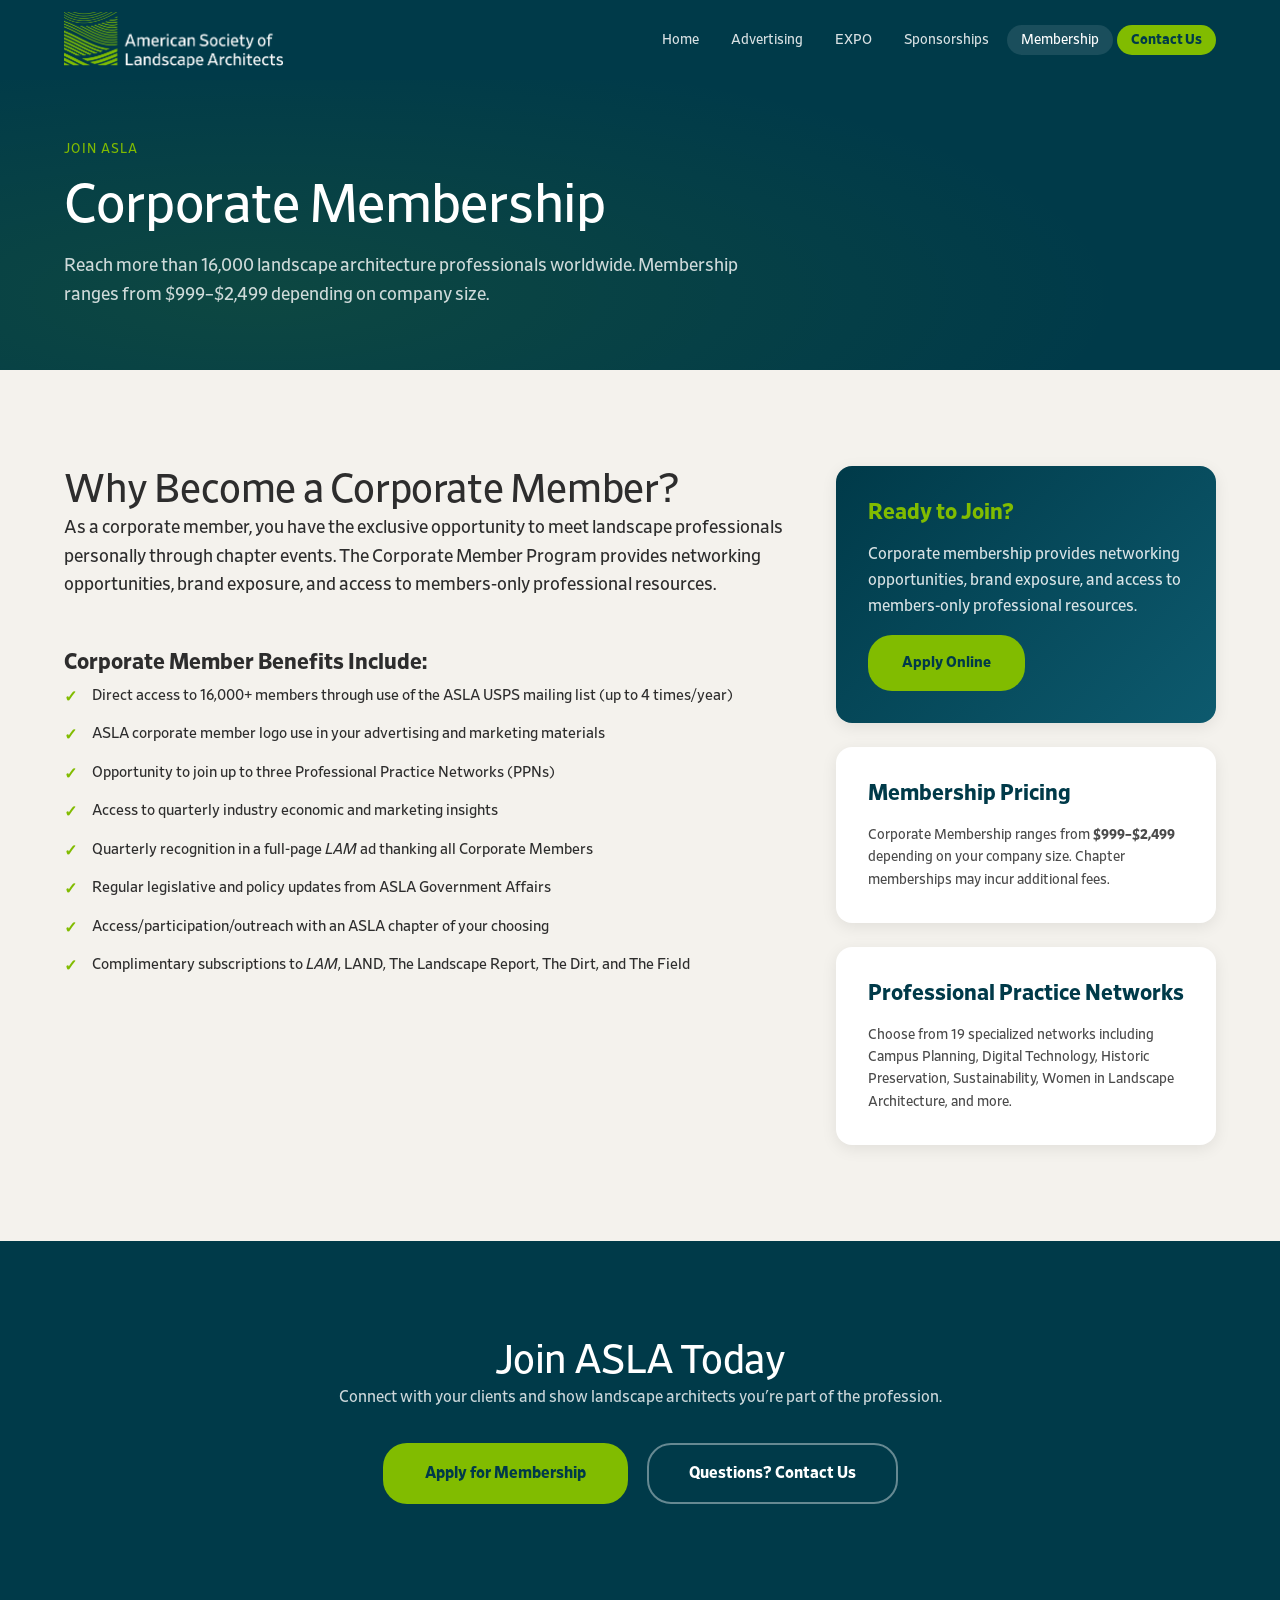
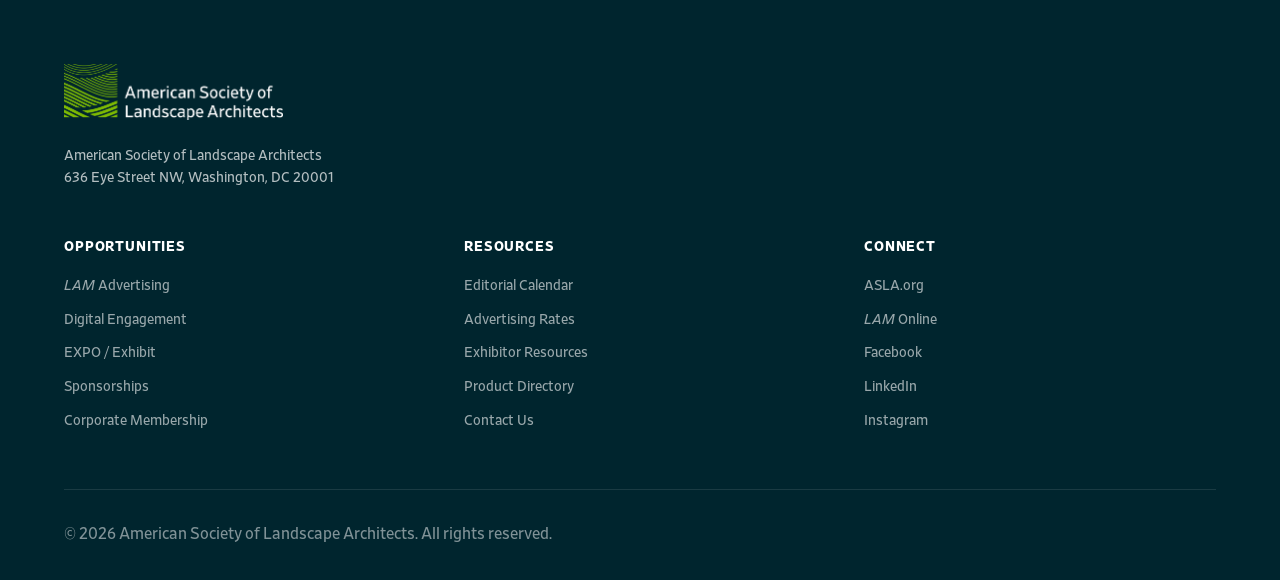
<file: membership.html>
<!DOCTYPE html>
<html lang="en">
<head>
  <meta charset="UTF-8">
  <meta name="viewport" content="width=device-width, initial-scale=1.0">
  <title>Corporate Membership — ASLA</title>
  <meta name="description" content="Join ASLA as a Corporate Member. Access 16,000+ landscape architecture professionals, chapter events, and exclusive resources.">
  <link rel="stylesheet" href="colors_and_type.css">
  <link rel="stylesheet" href="style.css">
</head>
<body>

<header class="site-header" id="top">
  <div class="container header-inner">
    <a href="index.html" class="logo"><img src="assets/logos/asla-full-green-white.png" alt="American Society of Landscape Architects" height="7"></a>
    <button class="nav-toggle" aria-label="Toggle navigation" aria-expanded="false"><span></span><span></span><span></span></button>
    <nav class="main-nav" id="mainNav">
      <ul>
        <li><a href="index.html">Home</a></li>
        <li class="has-dropdown"><a href="advertising.html">Advertising</a><ul class="dropdown"><li><a href="advertising.html#lam-advertising"><em>LAM</em> Print</a></li><li><a href="advertising.html#ad-rates">Rates</a></li><li><a href="advertising.html#editorial-calendar">Editorial Calendar</a></li><li><a href="advertising.html#digital-engagement">Digital</a></li><li><a href="advertising.html#website-advertising">Website Ads</a></li></ul></li>
        <li class="has-dropdown"><a href="expo.html">EXPO</a><ul class="dropdown"><li><a href="expo.html#why-exhibit">Why Exhibit?</a></li><li><a href="expo.html#exhibitor-pricing">Pricing</a></li><li><a href="expo.html#exhibitor-resources">Resources</a></li></ul></li>
        <li><a href="sponsorships.html">Sponsorships</a></li>
        <li><a href="membership.html" class="active">Membership</a></li>
        <li><a href="contact.html" class="nav-cta">Contact Us</a></li>
      </ul>
    </nav>
  </div>
</header>

<section class="page-hero">
  <div class="container">
    <p class="eyebrow hero-eyebrow">Join ASLA</p>
    <h1>Corporate Membership</h1>
    <p class="body-lg hero-sub">Reach more than 16,000 landscape architecture professionals worldwide. Membership ranges from $999–$2,499 depending on company size.</p>
  </div>
</section>

<section class="section">
  <div class="container">
    <div class="two-col">
      <div class="col-text">
        <h2>Why Become a Corporate Member?</h2>
        <p class="body-lg">As a corporate member, you have the exclusive opportunity to meet landscape professionals personally through chapter events. The Corporate Member Program provides networking opportunities, brand exposure, and access to members-only professional resources.</p>

        <h4 style="margin-top:var(--space-2xl)">Corporate Member Benefits Include:</h4>
        <ul class="check-list">
          <li>Direct access to 16,000+ members through use of the ASLA USPS mailing list (up to 4 times/year)</li>
          <li>ASLA corporate member logo use in your advertising and marketing materials</li>
          <li>Opportunity to join up to three Professional Practice Networks (PPNs)</li>
          <li>Access to quarterly industry economic and marketing insights</li>
          <li>Quarterly recognition in a full-page <em>LAM</em> ad thanking all Corporate Members</li>
          <li>Regular legislative and policy updates from ASLA Government Affairs</li>
          <li>Access/participation/outreach with an ASLA chapter of your choosing</li>
          <li>Complimentary subscriptions to <em>LAM</em>, LAND, The Landscape Report, The Dirt, and The Field</li>
        </ul>
      </div>
      <div class="col-sidebar">
        <div class="info-card accent-card">
          <h4>Ready to Join?</h4>
          <p>Corporate membership provides networking opportunities, brand exposure, and access to members-only professional resources.</p>
          <a href="apply.html" class="btn btn-primary" style="margin-top:var(--space-md)">Apply Online</a>
        </div>
        <div class="info-card" style="margin-top:var(--space-lg)">
          <h4>Membership Pricing</h4>
          <p style="font-size:14px;color:var(--fg2)">Corporate Membership ranges from <strong>$999–$2,499</strong> depending on your company size. Chapter memberships may incur additional fees.</p>
        </div>
        <div class="info-card" style="margin-top:var(--space-lg)">
          <h4>Professional Practice Networks</h4>
          <p style="font-size:14px;color:var(--fg2)">Choose from 19 specialized networks including Campus Planning, Digital Technology, Historic Preservation, Sustainability, Women in Landscape Architecture, and more.</p>
        </div>
      </div>
    </div>
  </div>
</section>

<!-- ===== CTA ===== -->
<section class="section section-dark" style="text-align:center">
  <div class="container">
    <h2 style="color:var(--white)">Join ASLA Today</h2>
    <p style="color:rgba(255,255,255,0.8);margin-bottom:var(--space-xl)">Connect with your clients and show landscape architects you're part of the profession.</p>
    <a href="apply.html" class="btn btn-primary btn-lg">Apply for Membership</a>
    <a href="contact.html" class="btn btn-outline btn-lg" style="margin-left:var(--space-md)">Questions? Contact Us</a>
  </div>
</section>

<footer class="site-footer">
  <div class="container footer-inner">
    <div class="footer-brand"><img src="assets/logos/asla-full-green-white.png" alt="American Society of Landscape Architects" height="7"><p>American Society of Landscape Architects<br>636 Eye Street NW, Washington, DC 20001</p></div>
    <div class="footer-links">
      <div><h5>Opportunities</h5><ul><li><a href="advertising.html"><em>LAM</em> Advertising</a></li><li><a href="advertising.html#digital-engagement">Digital Engagement</a></li><li><a href="expo.html">EXPO / Exhibit</a></li><li><a href="sponsorships.html">Sponsorships</a></li><li><a href="membership.html">Corporate Membership</a></li></ul></div>
      <div><h5>Resources</h5><ul><li><a href="advertising.html#editorial-calendar">Editorial Calendar</a></li><li><a href="advertising.html#ad-rates">Advertising Rates</a></li><li><a href="expo.html#exhibitor-resources">Exhibitor Resources</a></li><li><a href="advertising.html#product-directory">Product Directory</a></li><li><a href="contact.html">Contact Us</a></li></ul></div>
      <div><h5>Connect</h5><ul><li><a href="https://www.asla.org">ASLA.org</a></li><li><a href="https://www.landscapearchitecturemagazine.org"><em>LAM</em> Online</a></li><li><a href="https://www.facebook.com/americansocietyoflandscapearchitects">Facebook</a></li><li><a href="https://www.linkedin.com/company/american-society-of-landscape-architects/">LinkedIn</a></li><li><a href="https://www.instagram.com/nationalasla">Instagram</a></li></ul></div>
    </div>
    <div class="footer-bottom"><p>&copy; 2026 American Society of Landscape Architects. All rights reserved.</p></div>
  </div>
</footer>
<script src="nav.js"></script>
</body>
</html>
</file>
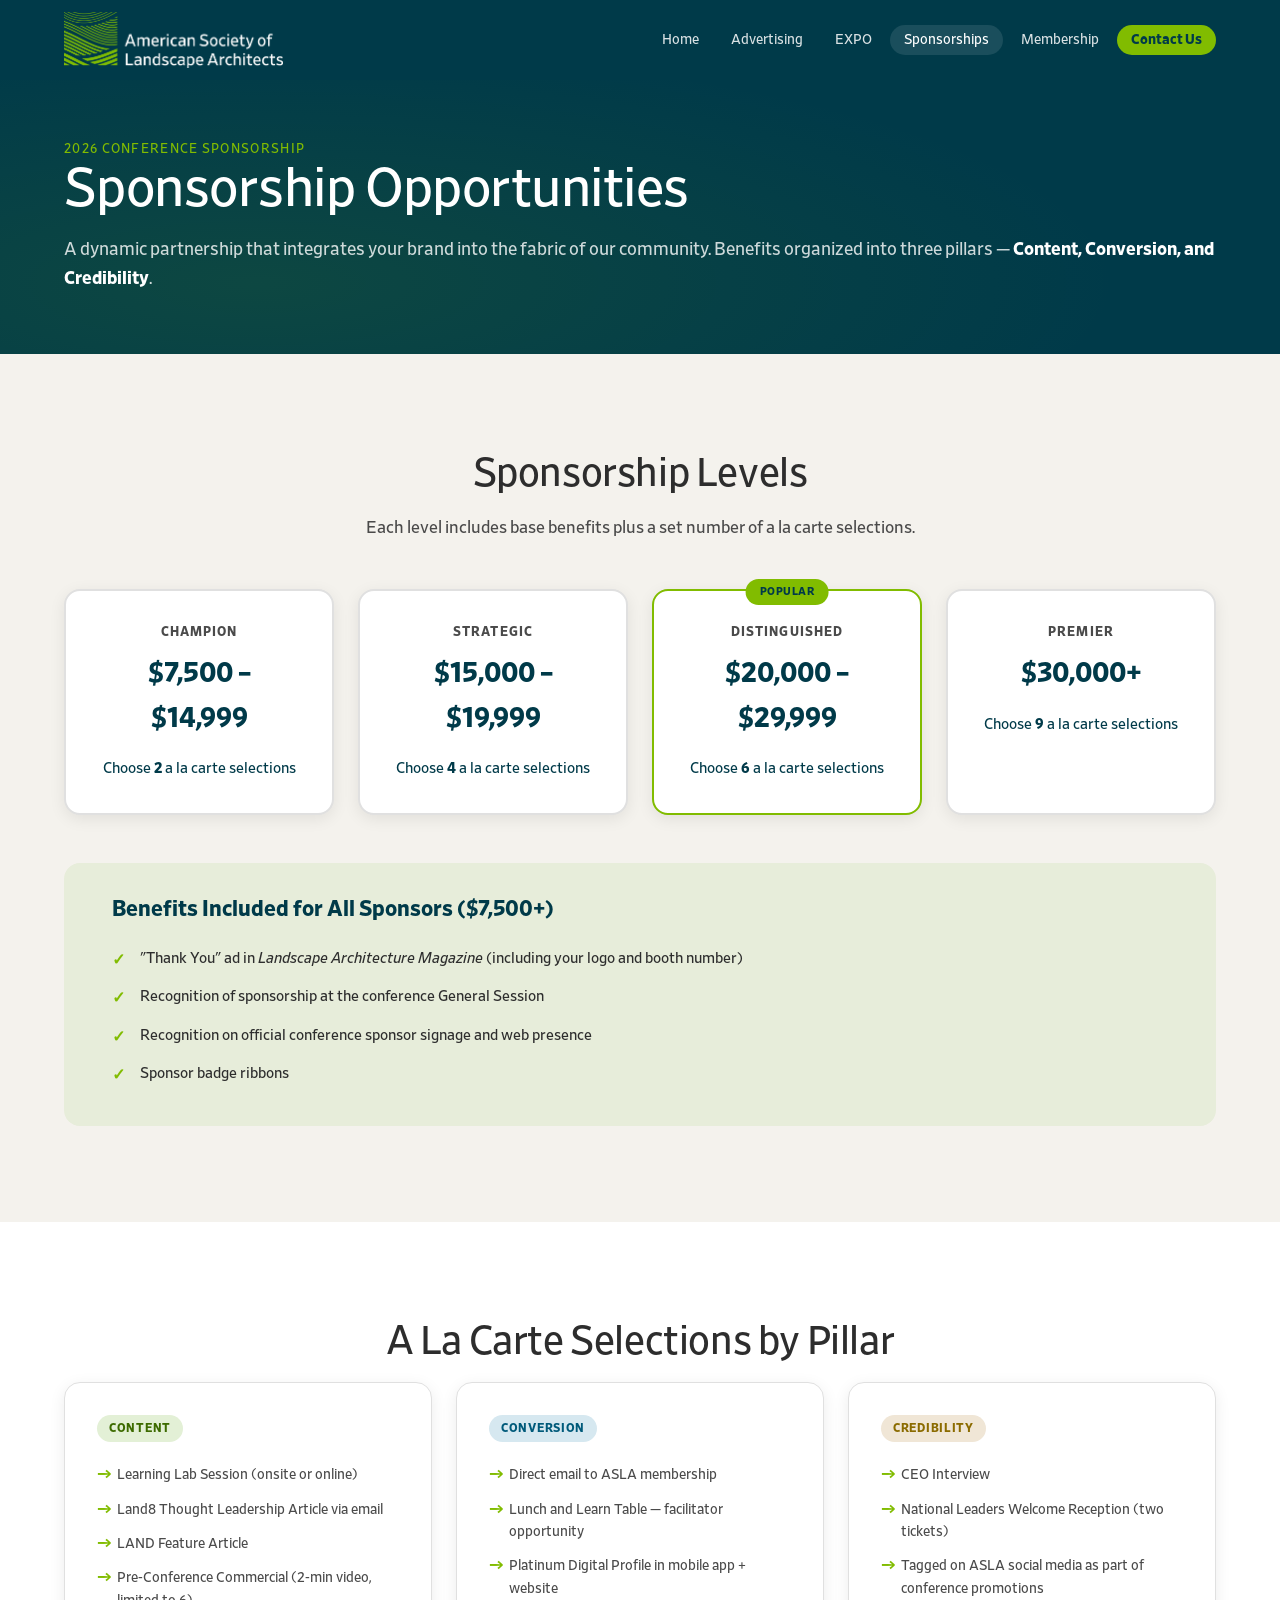
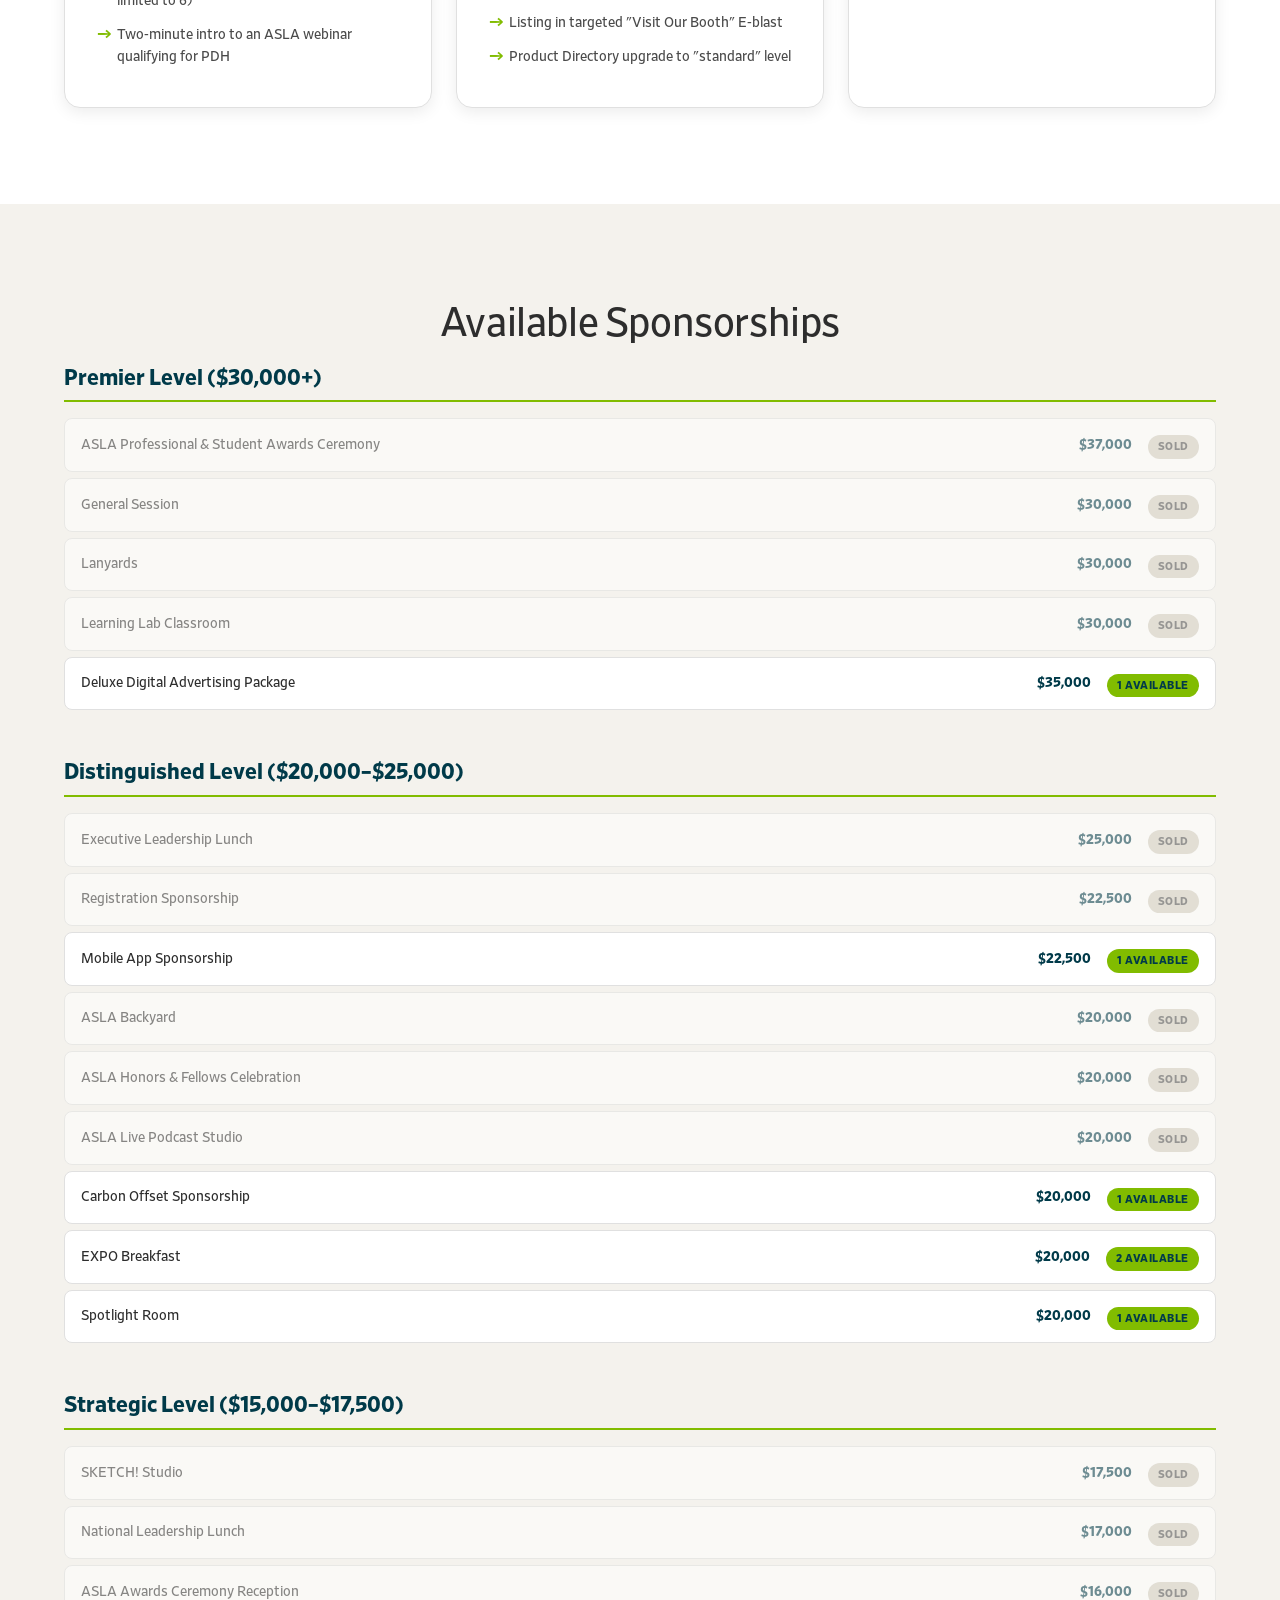
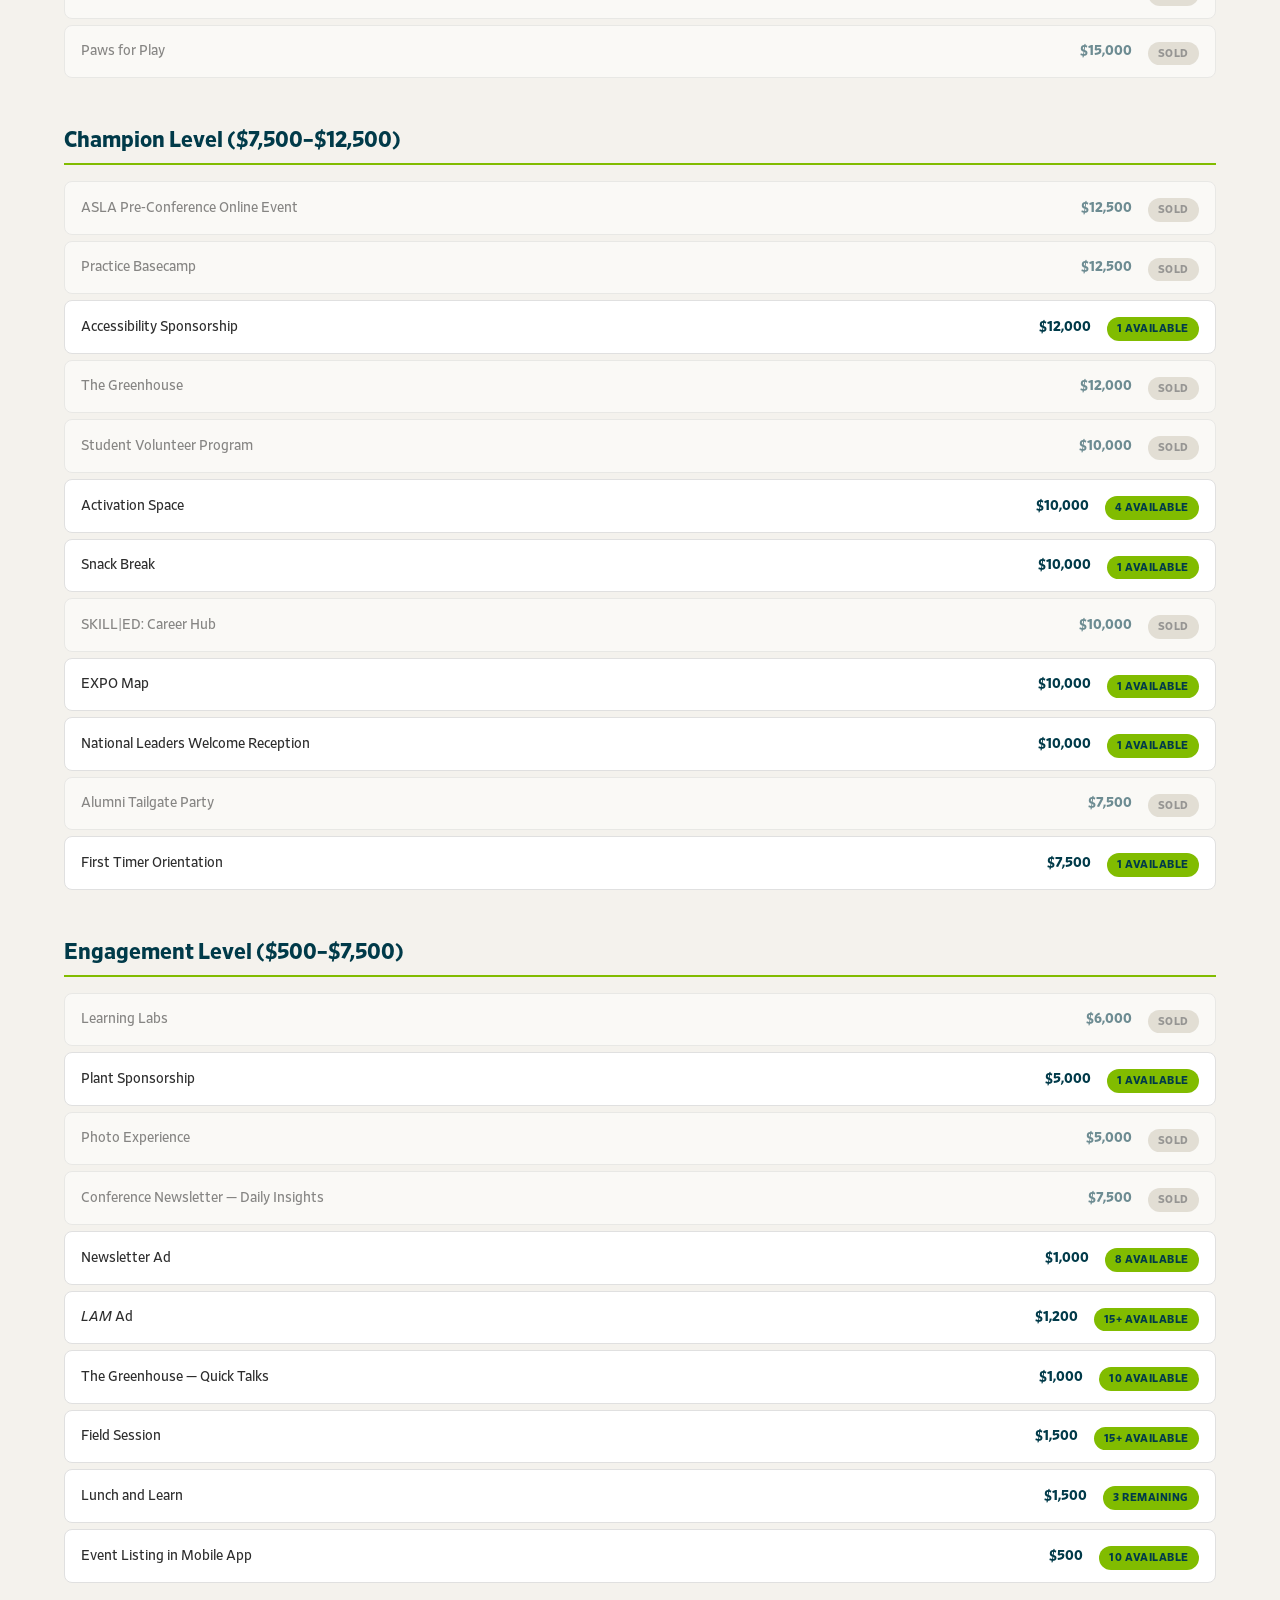
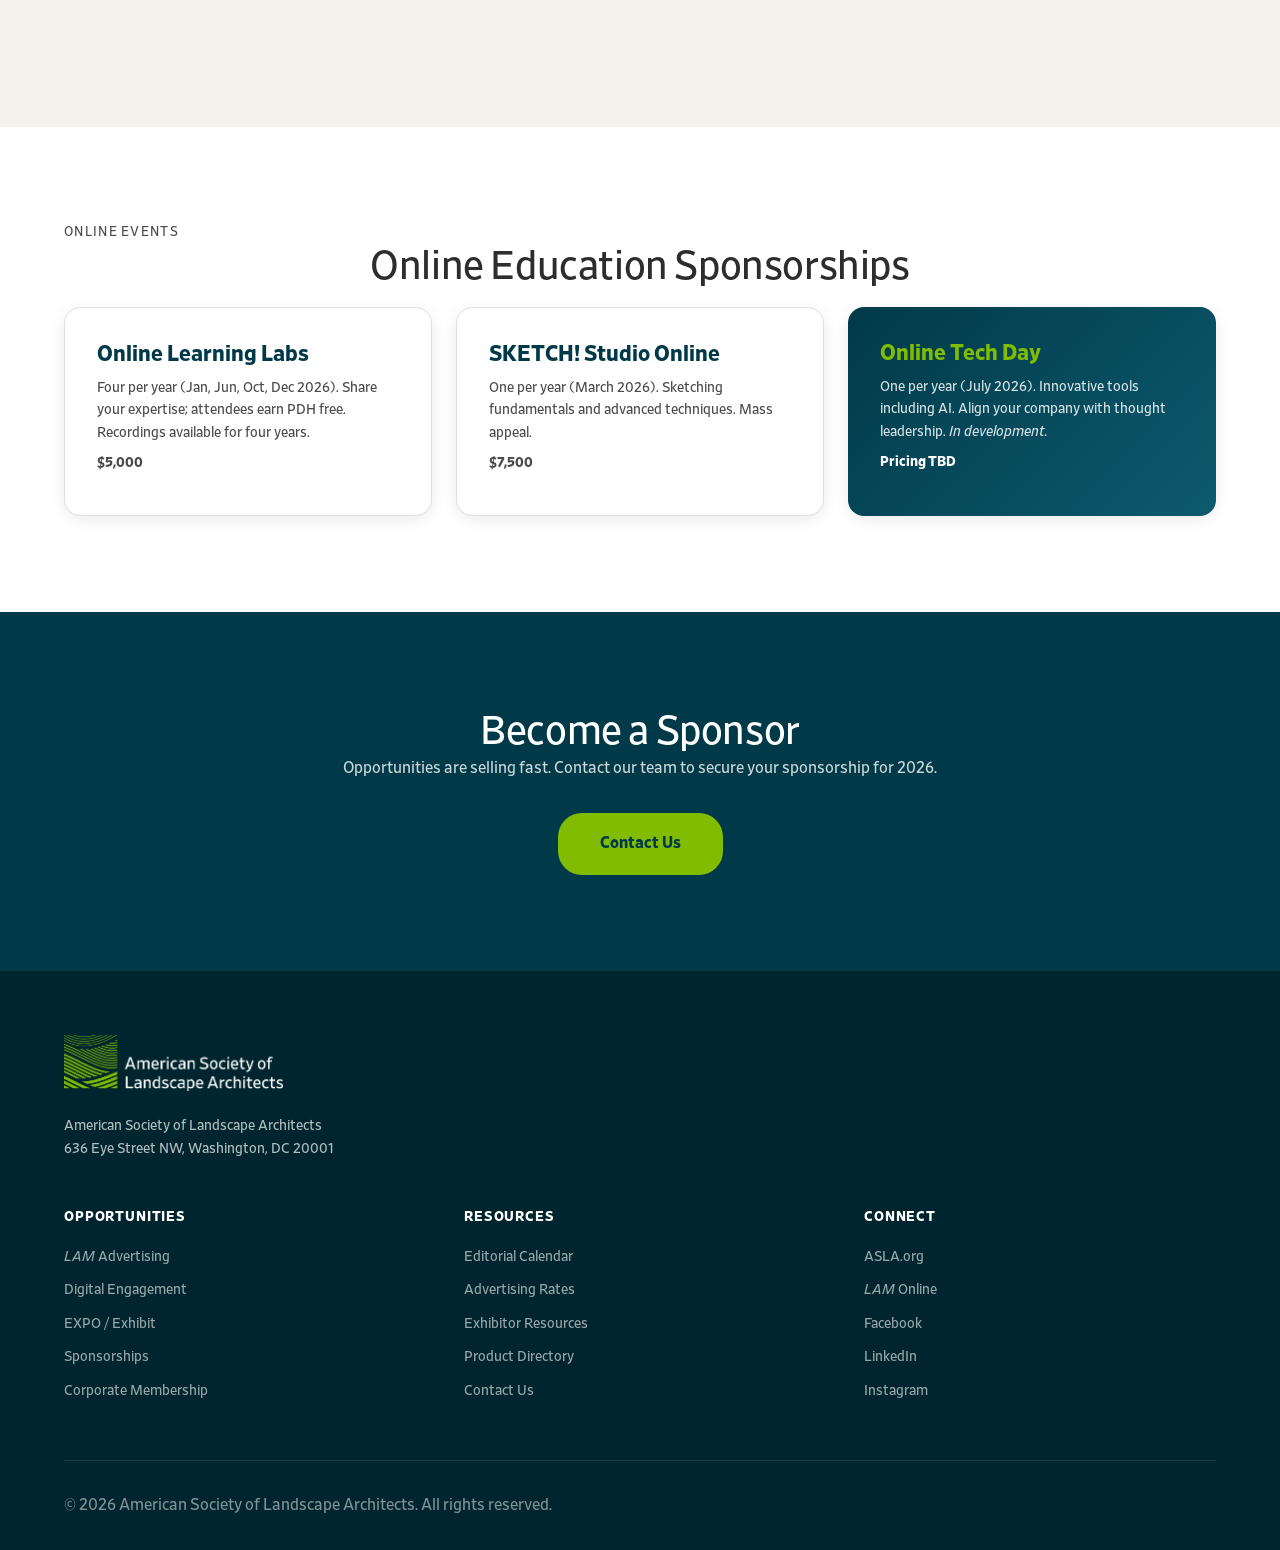
<file: sponsorships.html>
<!DOCTYPE html>
<html lang="en">
<head>
  <meta charset="UTF-8">
  <meta name="viewport" content="width=device-width, initial-scale=1.0">
  <title>Sponsorships — ASLA</title>
  <meta name="description" content="Sponsor the ASLA 2026 Conference on Landscape Architecture. View sponsorship levels, benefits, and available opportunities.">
  <link rel="stylesheet" href="colors_and_type.css">
  <link rel="stylesheet" href="style.css">
</head>
<body>

<header class="site-header" id="top">
  <div class="container header-inner">
    <a href="index.html" class="logo"><img src="assets/logos/asla-full-green-white.png" alt="American Society of Landscape Architects" height="7"></a>
    <button class="nav-toggle" aria-label="Toggle navigation" aria-expanded="false"><span></span><span></span><span></span></button>
    <nav class="main-nav" id="mainNav">
      <ul>
        <li><a href="index.html">Home</a></li>
        <li class="has-dropdown"><a href="advertising.html">Advertising</a><ul class="dropdown"><li><a href="advertising.html#lam-advertising"><em>LAM</em> Print</a></li><li><a href="advertising.html#ad-rates">Rates</a></li><li><a href="advertising.html#editorial-calendar">Editorial Calendar</a></li><li><a href="advertising.html#digital-engagement">Digital</a></li><li><a href="advertising.html#website-advertising">Website Ads</a></li></ul></li>
        <li class="has-dropdown"><a href="expo.html">EXPO</a><ul class="dropdown"><li><a href="expo.html#why-exhibit">Why Exhibit?</a></li><li><a href="expo.html#exhibitor-pricing">Pricing</a></li><li><a href="expo.html#exhibitor-resources">Resources</a></li></ul></li>
        <li><a href="sponsorships.html" class="active">Sponsorships</a></li>
        <li><a href="membership.html">Membership</a></li>
        <li><a href="contact.html" class="nav-cta">Contact Us</a></li>
      </ul>
    </nav>
  </div>
</header>

<section class="page-hero page-hero-dark">
  <div class="container">
    <p class="eyebrow" style="color:var(--asla-green)">2026 Conference Sponsorship</p>
    <h1 style="color:var(--white)">Sponsorship Opportunities</h1>
    <p class="body-lg" style="color:rgba(255,255,255,0.8)">A dynamic partnership that integrates your brand into the fabric of our community. Benefits organized into three pillars — <strong style="color:var(--white)">Content, Conversion, and Credibility</strong>.</p>
  </div>
</section>

<!-- ===== SPONSORSHIP LEVELS ===== -->
<section class="section">
  <div class="container">
    <h2 class="section-title">Sponsorship Levels</h2>
    <p class="section-intro">Each level includes base benefits plus a set number of a la carte selections.</p>
    <div class="tier-grid tier-grid-4">
      <div class="tier-card sponsor-tier"><div class="tier-header">Champion</div><div class="tier-price">$7,500 – $14,999</div><p class="tier-detail">Choose <strong>2</strong> a la carte selections</p></div>
      <div class="tier-card sponsor-tier"><div class="tier-header">Strategic</div><div class="tier-price">$15,000 – $19,999</div><p class="tier-detail">Choose <strong>4</strong> a la carte selections</p></div>
      <div class="tier-card sponsor-tier featured"><div class="tier-header">Distinguished</div><div class="tier-price">$20,000 – $29,999</div><p class="tier-detail">Choose <strong>6</strong> a la carte selections</p></div>
      <div class="tier-card sponsor-tier"><div class="tier-header">Premier</div><div class="tier-price">$30,000+</div><p class="tier-detail">Choose <strong>9</strong> a la carte selections</p></div>
    </div>

    <div class="benefits-box" style="margin-top:var(--space-2xl)">
      <h4>Benefits Included for All Sponsors ($7,500+)</h4>
      <ul class="check-list">
        <li>"Thank You" ad in <em>Landscape Architecture Magazine</em> (including your logo and booth number)</li>
        <li>Recognition of sponsorship at the conference General Session</li>
        <li>Recognition on official conference sponsor signage and web presence</li>
        <li>Sponsor badge ribbons</li>
      </ul>
    </div>
  </div>
</section>

<!-- ===== A LA CARTE PILLARS ===== -->
<section class="section section-alt">
  <div class="container">
    <h2 class="section-title">A La Carte Selections by Pillar</h2>
    <div class="card-grid-3">
      <div class="feature-card pillar-content">
        <div class="pillar-badge">Content</div>
        <ul>
          <li>Learning Lab Session (onsite or online)</li>
          <li>Land8 Thought Leadership Article via email</li>
          <li>LAND Feature Article</li>
          <li>Pre-Conference Commercial (2-min video, limited to 6)</li>
          <li>Two-minute intro to an ASLA webinar qualifying for PDH</li>
        </ul>
      </div>
      <div class="feature-card pillar-conversion">
        <div class="pillar-badge">Conversion</div>
        <ul>
          <li>Direct email to ASLA membership</li>
          <li>Lunch and Learn Table — facilitator opportunity</li>
          <li>Platinum Digital Profile in mobile app + website</li>
          <li>Listing in targeted "Visit Our Booth" E-blast</li>
          <li>Product Directory upgrade to "standard" level</li>
        </ul>
      </div>
      <div class="feature-card pillar-credibility">
        <div class="pillar-badge">Credibility</div>
        <ul>
          <li>CEO Interview</li>
          <li>National Leaders Welcome Reception (two tickets)</li>
          <li>Tagged on ASLA social media as part of conference promotions</li>
        </ul>
      </div>
    </div>
  </div>
</section>

<!-- ===== AVAILABLE SPONSORSHIPS ===== -->
<section class="section">
  <div class="container">
    <h2 class="section-title">Available Sponsorships</h2>

    <div class="sponsor-category">
      <h4>Premier Level ($30,000+)</h4>
      <div class="sponsor-items">
        <div class="sponsor-item sold"><span class="sponsor-name">ASLA Professional &amp; Student Awards Ceremony</span><span class="sponsor-price">$37,000</span><span class="badge badge-sold">SOLD</span></div>
        <div class="sponsor-item sold"><span class="sponsor-name">General Session</span><span class="sponsor-price">$30,000</span><span class="badge badge-sold">SOLD</span></div>
        <div class="sponsor-item sold"><span class="sponsor-name">Lanyards</span><span class="sponsor-price">$30,000</span><span class="badge badge-sold">SOLD</span></div>
        <div class="sponsor-item sold"><span class="sponsor-name">Learning Lab Classroom</span><span class="sponsor-price">$30,000</span><span class="badge badge-sold">SOLD</span></div>
        <div class="sponsor-item available"><span class="sponsor-name">Deluxe Digital Advertising Package</span><span class="sponsor-price">$35,000</span><span class="badge badge-avail">1 Available</span></div>
      </div>
    </div>

    <div class="sponsor-category">
      <h4>Distinguished Level ($20,000–$25,000)</h4>
      <div class="sponsor-items">
        <div class="sponsor-item sold"><span class="sponsor-name">Executive Leadership Lunch</span><span class="sponsor-price">$25,000</span><span class="badge badge-sold">SOLD</span></div>
        <div class="sponsor-item sold"><span class="sponsor-name">Registration Sponsorship</span><span class="sponsor-price">$22,500</span><span class="badge badge-sold">SOLD</span></div>
        <div class="sponsor-item available"><span class="sponsor-name">Mobile App Sponsorship</span><span class="sponsor-price">$22,500</span><span class="badge badge-avail">1 Available</span></div>
        <div class="sponsor-item sold"><span class="sponsor-name">ASLA Backyard</span><span class="sponsor-price">$20,000</span><span class="badge badge-sold">SOLD</span></div>
        <div class="sponsor-item sold"><span class="sponsor-name">ASLA Honors &amp; Fellows Celebration</span><span class="sponsor-price">$20,000</span><span class="badge badge-sold">SOLD</span></div>
        <div class="sponsor-item sold"><span class="sponsor-name">ASLA Live Podcast Studio</span><span class="sponsor-price">$20,000</span><span class="badge badge-sold">SOLD</span></div>
        <div class="sponsor-item available"><span class="sponsor-name">Carbon Offset Sponsorship</span><span class="sponsor-price">$20,000</span><span class="badge badge-avail">1 Available</span></div>
        <div class="sponsor-item available"><span class="sponsor-name">EXPO Breakfast</span><span class="sponsor-price">$20,000</span><span class="badge badge-avail">2 Available</span></div>
        <div class="sponsor-item available"><span class="sponsor-name">Spotlight Room</span><span class="sponsor-price">$20,000</span><span class="badge badge-avail">1 Available</span></div>
      </div>
    </div>

    <div class="sponsor-category">
      <h4>Strategic Level ($15,000–$17,500)</h4>
      <div class="sponsor-items">
        <div class="sponsor-item sold"><span class="sponsor-name">SKETCH! Studio</span><span class="sponsor-price">$17,500</span><span class="badge badge-sold">SOLD</span></div>
        <div class="sponsor-item sold"><span class="sponsor-name">National Leadership Lunch</span><span class="sponsor-price">$17,000</span><span class="badge badge-sold">SOLD</span></div>
        <div class="sponsor-item sold"><span class="sponsor-name">ASLA Awards Ceremony Reception</span><span class="sponsor-price">$16,000</span><span class="badge badge-sold">SOLD</span></div>
        <div class="sponsor-item sold"><span class="sponsor-name">Paws for Play</span><span class="sponsor-price">$15,000</span><span class="badge badge-sold">SOLD</span></div>
      </div>
    </div>

    <div class="sponsor-category">
      <h4>Champion Level ($7,500–$12,500)</h4>
      <div class="sponsor-items">
        <div class="sponsor-item sold"><span class="sponsor-name">ASLA Pre-Conference Online Event</span><span class="sponsor-price">$12,500</span><span class="badge badge-sold">SOLD</span></div>
        <div class="sponsor-item sold"><span class="sponsor-name">Practice Basecamp</span><span class="sponsor-price">$12,500</span><span class="badge badge-sold">SOLD</span></div>
        <div class="sponsor-item available"><span class="sponsor-name">Accessibility Sponsorship</span><span class="sponsor-price">$12,000</span><span class="badge badge-avail">1 Available</span></div>
        <div class="sponsor-item sold"><span class="sponsor-name">The Greenhouse</span><span class="sponsor-price">$12,000</span><span class="badge badge-sold">SOLD</span></div>
        <div class="sponsor-item sold"><span class="sponsor-name">Student Volunteer Program</span><span class="sponsor-price">$10,000</span><span class="badge badge-sold">SOLD</span></div>
        <div class="sponsor-item available"><span class="sponsor-name">Activation Space</span><span class="sponsor-price">$10,000</span><span class="badge badge-avail">4 Available</span></div>
        <div class="sponsor-item available"><span class="sponsor-name">Snack Break</span><span class="sponsor-price">$10,000</span><span class="badge badge-avail">1 Available</span></div>
        <div class="sponsor-item sold"><span class="sponsor-name">SKILL|ED: Career Hub</span><span class="sponsor-price">$10,000</span><span class="badge badge-sold">SOLD</span></div>
        <div class="sponsor-item available"><span class="sponsor-name">EXPO Map</span><span class="sponsor-price">$10,000</span><span class="badge badge-avail">1 Available</span></div>
        <div class="sponsor-item available"><span class="sponsor-name">National Leaders Welcome Reception</span><span class="sponsor-price">$10,000</span><span class="badge badge-avail">1 Available</span></div>
        <div class="sponsor-item sold"><span class="sponsor-name">Alumni Tailgate Party</span><span class="sponsor-price">$7,500</span><span class="badge badge-sold">SOLD</span></div>
        <div class="sponsor-item available"><span class="sponsor-name">First Timer Orientation</span><span class="sponsor-price">$7,500</span><span class="badge badge-avail">1 Available</span></div>
      </div>
    </div>

    <div class="sponsor-category">
      <h4>Engagement Level ($500–$7,500)</h4>
      <div class="sponsor-items">
        <div class="sponsor-item sold"><span class="sponsor-name">Learning Labs</span><span class="sponsor-price">$6,000</span><span class="badge badge-sold">SOLD</span></div>
        <div class="sponsor-item available"><span class="sponsor-name">Plant Sponsorship</span><span class="sponsor-price">$5,000</span><span class="badge badge-avail">1 Available</span></div>
        <div class="sponsor-item sold"><span class="sponsor-name">Photo Experience</span><span class="sponsor-price">$5,000</span><span class="badge badge-sold">SOLD</span></div>
        <div class="sponsor-item sold"><span class="sponsor-name">Conference Newsletter — Daily Insights</span><span class="sponsor-price">$7,500</span><span class="badge badge-sold">SOLD</span></div>
        <div class="sponsor-item available"><span class="sponsor-name">Newsletter Ad</span><span class="sponsor-price">$1,000</span><span class="badge badge-avail">8 Available</span></div>
        <div class="sponsor-item available"><span class="sponsor-name"><em>LAM</em> Ad</span><span class="sponsor-price">$1,200</span><span class="badge badge-avail">15+ Available</span></div>
        <div class="sponsor-item available"><span class="sponsor-name">The Greenhouse — Quick Talks</span><span class="sponsor-price">$1,000</span><span class="badge badge-avail">10 Available</span></div>
        <div class="sponsor-item available"><span class="sponsor-name">Field Session</span><span class="sponsor-price">$1,500</span><span class="badge badge-avail">15+ Available</span></div>
        <div class="sponsor-item available"><span class="sponsor-name">Lunch and Learn</span><span class="sponsor-price">$1,500</span><span class="badge badge-avail">3 Remaining</span></div>
        <div class="sponsor-item available"><span class="sponsor-name">Event Listing in Mobile App</span><span class="sponsor-price">$500</span><span class="badge badge-avail">10 Available</span></div>
      </div>
    </div>
  </div>
</section>

<!-- ===== ONLINE EDUCATION SPONSORSHIP ===== -->
<section class="section section-alt">
  <div class="container">
    <p class="eyebrow">Online Events</p>
    <h2 class="section-title">Online Education Sponsorships</h2>
    <div class="card-grid-3">
      <div class="feature-card">
        <h4>Online Learning Labs</h4>
        <p>Four per year (Jan, Jun, Oct, Dec 2026). Share your expertise; attendees earn PDH free. Recordings available for four years.</p>
        <p class="price-range">$5,000</p>
      </div>
      <div class="feature-card">
        <h4>SKETCH! Studio Online</h4>
        <p>One per year (March 2026). Sketching fundamentals and advanced techniques. Mass appeal.</p>
        <p class="price-range">$7,500</p>
      </div>
      <div class="feature-card accent-card">
        <h4>Online Tech Day</h4>
        <p>One per year (July 2026). Innovative tools including AI. Align your company with thought leadership. <em>In development.</em></p>
        <p class="price-range">Pricing TBD</p>
      </div>
    </div>
  </div>
</section>

<!-- ===== CTA ===== -->
<section class="section section-dark" style="text-align:center">
  <div class="container">
    <h2 style="color:var(--white)">Become a Sponsor</h2>
    <p style="color:rgba(255,255,255,0.8);margin-bottom:var(--space-xl)">Opportunities are selling fast. Contact our team to secure your sponsorship for 2026.</p>
    <a href="contact.html" class="btn btn-primary btn-lg">Contact Us</a>
  </div>
</section>

<footer class="site-footer">
  <div class="container footer-inner">
    <div class="footer-brand"><img src="assets/logos/asla-full-green-white.png" alt="American Society of Landscape Architects" height="7"><p>American Society of Landscape Architects<br>636 Eye Street NW, Washington, DC 20001</p></div>
    <div class="footer-links">
      <div><h5>Opportunities</h5><ul><li><a href="advertising.html"><em>LAM</em> Advertising</a></li><li><a href="advertising.html#digital-engagement">Digital Engagement</a></li><li><a href="expo.html">EXPO / Exhibit</a></li><li><a href="sponsorships.html">Sponsorships</a></li><li><a href="membership.html">Corporate Membership</a></li></ul></div>
      <div><h5>Resources</h5><ul><li><a href="advertising.html#editorial-calendar">Editorial Calendar</a></li><li><a href="advertising.html#ad-rates">Advertising Rates</a></li><li><a href="expo.html#exhibitor-resources">Exhibitor Resources</a></li><li><a href="advertising.html#product-directory">Product Directory</a></li><li><a href="contact.html">Contact Us</a></li></ul></div>
      <div><h5>Connect</h5><ul><li><a href="https://www.asla.org">ASLA.org</a></li><li><a href="https://www.landscapearchitecturemagazine.org"><em>LAM</em> Online</a></li><li><a href="https://www.facebook.com/americansocietyoflandscapearchitects">Facebook</a></li><li><a href="https://www.linkedin.com/company/american-society-of-landscape-architects/">LinkedIn</a></li><li><a href="https://www.instagram.com/nationalasla">Instagram</a></li></ul></div>
    </div>
    <div class="footer-bottom"><p>&copy; 2026 American Society of Landscape Architects. All rights reserved.</p></div>
  </div>
</footer>
<script src="nav.js"></script>
</body>
</html>
</file>
<file: colors_and_type.css>
/* =============================================================================
   ASLA Design System — Colors & Typography
   American Society of Landscape Architects
   =============================================================================
   Source: styleguide/asla-style-guide.md (official ASLA style guide)
   Mirrors token names used in frontend/tailwind.config.js and src/app/globals.css
   ========================================================================== */

/* JetBrains Mono (Google Fonts) — monospace for IDs, codes, meta.
   @import must come before any @font-face or @rule to be valid. */
@import url("https://fonts.googleapis.com/css2?family=JetBrains+Mono:wght@400;500&display=swap");

/* ----------------------------------------------------------------------------
   Webfonts — Retina (brand-licensed) is the primary ASLA typeface.
   Family ships: ExLight 200 · Light 300 · Book 400 · Bold 700, each with italics
   where available. RetinaCondensed covers narrow display use (eyebrows, metadata).
   JetBrains Mono covers the handful of monospace needs (IDs, codes).
   -------------------------------------------------------------------------- */

@font-face {
  font-family: "Retina";
  src: url("fonts/Retina-ExLight.otf") format("opentype"),
       url("fonts/Retina-ExLight.otf") format("opentype"),
       url("fonts/Retina-ExLight.otf") format("opentype");
  font-weight: 200;
  font-style: normal;
  font-display: swap;
}
@font-face {
  font-family: "Retina";
  src: url("fonts/Retina-Light.otf") format("opentype"),
       url("fonts/Retina-Light.otf") format("opentype"),
       url("fonts/Retina-Light.otf") format("opentype");
  font-weight: 300;
  font-style: normal;
  font-display: swap;
}
@font-face {
  font-family: "Retina";
  src: url("fonts/Retina-LightItalic.otf") format("opentype"),
       url("fonts/Retina-LightItalic.otf") format("opentype"),
       url("fonts/Retina-LightItalic.otf") format("opentype");
  font-weight: 300;
  font-style: italic;
  font-display: swap;
}
@font-face {
  font-family: "Retina";
  src: url("fonts/Retina-Book.otf") format("opentype"),
       url("fonts/Retina-Book.otf") format("opentype"),
       url("fonts/Retina-Book.otf") format("opentype");
  font-weight: 400;
  font-style: normal;
  font-display: swap;
}
@font-face {
  font-family: "Retina";
  src: url("fonts/Retina-BookItalic.otf") format("opentype"),
       url("fonts/Retina-BookItalic.otf") format("opentype"),
       url("fonts/Retina-BookItalic.otf") format("opentype");
  font-weight: 400;
  font-style: italic;
  font-display: swap;
}
@font-face {
  font-family: "Retina";
  src: url("fonts/Retina-Bold.otf") format("opentype"),
       url("fonts/Retina-Bold.otf") format("opentype"),
       url("fonts/Retina-Bold.otf") format("opentype");
  font-weight: 700;
  font-style: normal;
  font-display: swap;
}
@font-face {
  font-family: "Retina";
  src: url("fonts/Retina-BoldItalic.otf") format("opentype"),
       url("fonts/Retina-BoldItalic.otf") format("opentype"),
       url("fonts/Retina-BoldItalic.otf") format("opentype");
  font-weight: 700;
  font-style: italic;
  font-display: swap;
}

@font-face {
  font-family: "Retina Condensed";
  src: url("fonts/RetinaCondensedLight.otf") format("opentype"),
       url("fonts/RetinaCondensedLight.otf") format("opentype"),
       url("fonts/RetinaCondensedLight.otf") format("opentype");
  font-weight: 300;
  font-style: normal;
  font-display: swap;
}
@font-face {
  font-family: "Retina Condensed";
  src: url("fonts/RetinaCond-Bold.otf") format("opentype"),
       url("fonts/RetinaCond-Bold.otf") format("opentype"),
       url("fonts/RetinaCond-Bold.otf") format("opentype");
  font-weight: 700;
  font-style: normal;
  font-display: swap;
}

/* Skolar Latin — editorial serif for long-form, quotes, callouts
   Multiple src URLs so the CSS works at any depth: HTML at root uses
   fonts/..., subfolders use ../fonts/..., deep (ui_kits/*) use ../../fonts/...
   The browser tries each in order and uses the first that loads.   */
@font-face {
  font-family: "Skolar";
  src: url("fonts/SkolarLatin-Light.otf") format("opentype"),
       url("fonts/SkolarLatin-Light.otf") format("opentype"),
       url("fonts/SkolarLatin-Light.otf") format("opentype");
  font-weight: 300;
  font-style: normal;
  font-display: swap;
}
@font-face {
  font-family: "Skolar";
  src: url("fonts/SkolarLatin-LightItalic.otf") format("opentype"),
       url("fonts/SkolarLatin-LightItalic.otf") format("opentype"),
       url("fonts/SkolarLatin-LightItalic.otf") format("opentype");
  font-weight: 300;
  font-style: italic;
  font-display: swap;
}
@font-face {
  font-family: "Skolar";
  src: url("fonts/SkolarLatin-Regular.otf") format("opentype"),
       url("fonts/SkolarLatin-Regular.otf") format("opentype"),
       url("fonts/SkolarLatin-Regular.otf") format("opentype");
  font-weight: 400;
  font-style: normal;
  font-display: swap;
}
@font-face {
  font-family: "Skolar";
  src: url("fonts/SkolarLatin-Italic.otf") format("opentype"),
       url("fonts/SkolarLatin-Italic.otf") format("opentype"),
       url("fonts/SkolarLatin-Italic.otf") format("opentype");
  font-weight: 400;
  font-style: italic;
  font-display: swap;
}
@font-face {
  font-family: "Skolar";
  src: url("fonts/SkolarLatin-Bold.otf") format("opentype"),
       url("fonts/SkolarLatin-Bold.otf") format("opentype"),
       url("fonts/SkolarLatin-Bold.otf") format("opentype");
  font-weight: 700;
  font-style: normal;
  font-display: swap;
}
@font-face {
  font-family: "Skolar";
  src: url("fonts/SkolarLatin-BoldItalic.otf") format("opentype"),
       url("fonts/SkolarLatin-BoldItalic.otf") format("opentype"),
       url("fonts/SkolarLatin-BoldItalic.otf") format("opentype");
  font-weight: 700;
  font-style: italic;
  font-display: swap;
}

:root {
  /* ── Brand colors ─────────────────────────────────────────────────────── */
  --asla-teal:        #003A49;  /* Primary — buttons, headings on light, footer */
  --asla-teal-light:  #0D4D5C;  /* Hover state of teal */
  --asla-teal-hover:  #004D5E;
  --asla-green:       #81BC00;  /* Accent — Join CTA, feature icons, highlights */
  --asla-green-light: #95D600;
  --asla-green-dark:  #6B9E00;

  --warm-cream:       #F4F2ED;  /* Primary page background */
  --soft-sage:        #E7EDDA;  /* Secondary BG, callouts, conference cards */
  --sand:             #D4CFC1;  /* Muted accent — chart secondary, neutral fills */
  --white:            #FFFFFF;

  --charcoal:         #2D2D2D;  /* Primary body text */
  --dark-gray:        #4A4A4A;  /* Secondary body text */
  --border-gray:      #D0D0D0;  /* Input/card borders */
  --grid-gray:        #E0E0E0;  /* Chart grid lines, dividers */
  --placeholder-gray: #9E9E9E;  /* Input placeholders, muted */

  --alert-red:        #E53935;  /* Deadlines, destructive, critical */
  --muted-gold:       #C9A227;  /* Awards, highlights */
  --success-green:    #28A745;  /* Success states (Next.js app) */

  /* Data visualization palette (apply in order) */
  --chart-1: #003A49;  /* ASLA Teal */
  --chart-2: #E8E4DC;  /* Warm Gray */
  --chart-3: #6B8BA3;  /* Slate Blue */
  --chart-4: #5B9BD5;  /* Sky Blue */
  --chart-5: #81BC00;  /* ASLA Green */
  --chart-6: #C9A227;  /* Muted Gold */
  --chart-7: #E53935;  /* Alert Red */

  /* ── Semantic color tokens ────────────────────────────────────────────── */
  --bg-page:       var(--warm-cream);
  --bg-surface:    var(--white);
  --bg-accent:     var(--soft-sage);
  --bg-dark:       var(--asla-teal);

  --fg1:           var(--charcoal);       /* Primary text */
  --fg2:           var(--dark-gray);      /* Secondary text */
  --fg3:           var(--placeholder-gray); /* Muted / placeholder */
  --fg-on-dark:    var(--white);          /* Text on teal/photos */
  --fg-link:       var(--asla-teal);      /* Text links */

  --border-1:      var(--border-gray);
  --border-2:      var(--grid-gray);

  /* ── Typography ───────────────────────────────────────────────────────── */
  --font-sans:      "Retina", "Gotham", "Proxima Nova",
                    -apple-system, BlinkMacSystemFont, "Segoe UI", Roboto, sans-serif;
  --font-condensed: "Retina Condensed", "Retina", -apple-system, sans-serif;
  --font-serif:     "Skolar", "Skolar Latin", Georgia, "Times New Roman", serif;
  --font-mono:  "JetBrains Mono", ui-monospace, SFMono-Regular, Menlo, monospace;
  --font-heading: var(--font-sans);
  --font-body:    var(--font-sans);

  /* Base body size */
  --fs-body:  16px;
  --lh-body:  1.6;
  --lh-tight: 1.2;

  /* ── Spacing scale ────────────────────────────────────────────────────── */
  --space-xs:  4px;
  --space-sm:  8px;
  --space-md:  16px;
  --space-lg:  24px;
  --space-xl:  32px;
  --space-2xl: 48px;
  --space-3xl: 64px;
  --space-4xl: 96px;

  /* ── Radii ────────────────────────────────────────────────────────────── */
  --radius-xs:   4px;
  --radius-sm:   8px;   /* Inputs, small cards */
  --radius-md:   12px;  /* Image treatments */
  --radius-lg:   16px;  /* Cards, feature blocks */
  --radius-pill: 24px;  /* Buttons */
  --radius-mixed-asymmetric: 0 24px 24px 0; /* Signature "mixed-radius" image treatment */

  /* ── Shadows ──────────────────────────────────────────────────────────── */
  --shadow-subtle: 0 2px 8px  rgba(0, 0, 0, 0.05);
  --shadow-card:   0 4px 16px rgba(0, 0, 0, 0.08);
  --shadow-hover:  0 8px 24px rgba(0, 0, 0, 0.10);

  /* ── Motion ───────────────────────────────────────────────────────────── */
  --ease-out:   cubic-bezier(0.2, 0.8, 0.2, 1);
  --dur-fast:   150ms;
  --dur-normal: 200ms;
  --dur-slow:   300ms;

  /* ── Layout ───────────────────────────────────────────────────────────── */
  --content-max: 1200px;
  --content-gutter: 24px;
}

/* =============================================================================
   Semantic type classes — use these as shorthand for consistent hierarchy.
   ========================================================================== */

.h1, h1 {
  font-family: var(--font-heading);
  font-size: clamp(36px, 4.5vw, 54px);
  font-weight: 400;
  line-height: 1.1;
  letter-spacing: -0.01em;
  color: var(--fg1);
}

.h2, h2 {
  font-family: var(--font-heading);
  font-size: clamp(28px, 3.2vw, 40px);
  font-weight: 400;
  line-height: 1.2;
  letter-spacing: -0.01em;
  color: var(--fg1);
}

.h3, h3 {
  font-family: var(--font-heading);
  font-size: clamp(22px, 2.2vw, 28px);
  font-weight: 500;
  line-height: 1.3;
  color: var(--fg1);
}

.h4, h4 {
  font-family: var(--font-heading);
  font-size: 22px;
  font-weight: 700;
  line-height: 1.3;
  color: var(--fg1);
}

.h5, h5 {
  font-family: var(--font-heading);
  font-size: 18px;
  font-weight: 600;
  line-height: 1.4;
  color: var(--fg1);
}

.eyebrow {
  font-family: var(--font-heading);
  font-size: 13px;
  font-weight: 500;
  text-transform: uppercase;
  letter-spacing: 0.1em;
  color: var(--fg2);
}

.body-lg, p.body-lg {
  font-family: var(--font-body);
  font-size: 18px;
  font-weight: 400;
  line-height: 1.6;
  color: var(--fg1);
}

.body, p {
  font-family: var(--font-body);
  font-size: 16px;
  font-weight: 400;
  line-height: 1.6;
  color: var(--fg1);
}

.body-sm, small {
  font-family: var(--font-body);
  font-size: 14px;
  line-height: 1.5;
  color: var(--fg2);
}

.caption {
  font-family: var(--font-body);
  font-size: 12px;
  line-height: 1.4;
  color: var(--fg2);
}

.mono, code, kbd {
  font-family: var(--font-mono);
  font-size: 0.95em;
}

.serif, .editorial {
  font-family: var(--font-serif);
  font-weight: 400;
  line-height: 1.55;
  color: var(--fg1);
}

.pull-quote {
  font-family: var(--font-serif);
  font-weight: 300;
  font-style: italic;
  font-size: clamp(22px, 2.4vw, 30px);
  line-height: 1.35;
  color: var(--fg1);
  letter-spacing: -0.005em;
}

a {
  color: var(--fg-link);
  text-decoration: underline;
  text-underline-offset: 2px;
}

a:hover { color: var(--asla-teal-light); }
</file>
<file: style.css>
/* =============================================================================
   ASLA Advertise Site — Stylesheet
   Built on the ASLA Design System tokens from colors_and_type.css
   ============================================================================= */

*, *::before, *::after { box-sizing: border-box; margin: 0; padding: 0; }

html { scroll-behavior: smooth; }

body {
  font-family: var(--font-sans);
  font-size: var(--fs-body);
  line-height: var(--lh-body);
  color: var(--fg1);
  background: var(--bg-page);
  -webkit-font-smoothing: antialiased;
}

img { max-width: 100%; height: auto; }
a { transition: color var(--dur-fast) var(--ease-out); }

.container {
  max-width: var(--content-max);
  margin: 0 auto;
  padding: 0 var(--content-gutter);
}

/* ── Header ────────────────────────────────────────────────────────────────── */
.site-header {
  position: fixed;
  top: 0;
  left: 0;
  right: 0;
  z-index: 1000;
  background: var(--asla-teal);
  transition: box-shadow var(--dur-normal) var(--ease-out), padding var(--dur-normal) var(--ease-out);
  padding: 12px 0;
}
.site-header.scrolled {
  box-shadow: 0 2px 20px rgba(0,0,0,0.15);
  padding: 8px 0;
}
.header-inner {
  display: flex;
  align-items: center;
  justify-content: space-between;
}
.logo { display: flex; align-items: center; gap: 10px; text-decoration: none; }
.logo img { display: block; height: 56px; width: auto; }
.logo-text {
  font-family: var(--font-sans);
  font-weight: 700;
  font-size: 20px;
  color: var(--white);
  letter-spacing: 0.08em;
}

.main-nav > ul { list-style: none; display: flex; align-items: center; gap: 4px; }
.main-nav a {
  color: rgba(255,255,255,0.85);
  text-decoration: none;
  font-size: 14px;
  font-weight: 400;
  padding: 8px 14px;
  border-radius: var(--radius-pill);
  transition: all var(--dur-fast) var(--ease-out);
}
.main-nav a:hover, .main-nav a.active { color: #fff; background: rgba(255,255,255,0.1); }
.nav-cta {
  background: var(--asla-green) !important;
  color: var(--asla-teal) !important;
  font-weight: 700 !important;
  white-space: nowrap;
}
.nav-cta:hover { background: var(--asla-green-light) !important; }

/* Dropdown */
.has-dropdown { position: relative; }
.dropdown {
  display: none;
  position: absolute;
  top: 100%;
  left: 0;
  background: var(--white);
  border-radius: var(--radius-sm);
  box-shadow: var(--shadow-hover);
  min-width: 240px;
  padding: 8px 0;
  flex-direction: column;
  z-index: 100;
}
.has-dropdown.open > .dropdown { display: flex; }
.dropdown a {
  color: var(--fg1) !important;
  padding: 10px 20px;
  border-radius: 0;
  font-size: 14px;
}
.dropdown a:hover { background: var(--soft-sage) !important; color: var(--asla-teal) !important; }

/* Mobile nav */
.nav-toggle {
  display: none;
  background: none;
  border: none;
  cursor: pointer;
  width: 32px;
  height: 24px;
  position: relative;
}
.nav-toggle span {
  display: block;
  width: 100%;
  height: 2px;
  background: #fff;
  position: absolute;
  left: 0;
  transition: all var(--dur-fast) var(--ease-out);
}
.nav-toggle span:nth-child(1) { top: 0; }
.nav-toggle span:nth-child(2) { top: 11px; }
.nav-toggle span:nth-child(3) { top: 22px; }

/* ── Page Hero (inner pages) ────────────────────────────────────────────── */
.page-hero {
  padding: 140px var(--content-gutter) 60px;
  background: var(--asla-teal);
  position: relative;
  overflow: hidden;
}
.page-hero::before {
  content: '';
  position: absolute;
  inset: 0;
  background: radial-gradient(ellipse at 20% 80%, rgba(129,188,0,0.1) 0%, transparent 60%);
}
.page-hero .container { position: relative; z-index: 2; }
.page-hero h1 { color: var(--white); margin-bottom: var(--space-md); }
.page-hero .hero-eyebrow { color: var(--asla-green); margin-bottom: var(--space-md); }
.page-hero p.hero-sub, .page-hero .hero-sub { color: rgba(255,255,255,0.8) !important; max-width: 700px; }
.page-hero-dark { background: var(--asla-teal); }

/* ── Hero (home) ──────────────────────────────────────────────────────────── */
.hero {
  position: relative;
  min-height: 600px;
  display: flex;
  align-items: center;
  justify-content: center;
  text-align: center;
  padding: 140px var(--content-gutter) 80px;
  background: var(--asla-teal);
  overflow: hidden;
}
.hero::before {
  content: '';
  position: absolute;
  inset: 0;
  background:
    radial-gradient(ellipse at 20% 80%, rgba(129,188,0,0.15) 0%, transparent 60%),
    radial-gradient(ellipse at 80% 20%, rgba(255,255,255,0.05) 0%, transparent 50%);
}
.hero-content { position: relative; z-index: 2; max-width: 860px; }
.hero .hero-eyebrow { color: var(--asla-green); margin-bottom: var(--space-md); }
.hero h1 { color: var(--white); margin-bottom: var(--space-lg); }
.hero p.hero-sub, .hero .hero-sub { color: rgba(255,255,255,0.8) !important; margin-bottom: var(--space-xl); }
.hero-actions { display: flex; gap: var(--space-md); justify-content: center; flex-wrap: wrap; }

/* ── Buttons ───────────────────────────────────────────────────────────────── */
.btn {
  display: inline-flex;
  align-items: center;
  justify-content: center;
  padding: 14px 32px;
  border-radius: var(--radius-pill);
  font-family: var(--font-sans);
  font-size: 15px;
  font-weight: 700;
  text-decoration: none;
  cursor: pointer;
  border: 2px solid transparent;
  transition: all var(--dur-normal) var(--ease-out);
}
.btn-primary {
  background: var(--asla-green);
  color: var(--asla-teal);
}
.btn-primary:hover {
  background: var(--asla-green-light);
  color: var(--asla-teal);
  transform: translateY(-1px);
  box-shadow: 0 4px 12px rgba(129,188,0,0.3);
}
.btn-outline {
  border-color: rgba(255,255,255,0.4);
  color: var(--white);
  background: transparent;
}
.btn-outline:hover {
  border-color: var(--white);
  background: rgba(255,255,255,0.08);
  color: var(--white);
}
.btn-lg { padding: 16px 40px; font-size: 16px; }

/* ── Sections ──────────────────────────────────────────────────────────────── */
.section { padding: var(--space-4xl) 0; }
.section-alt { background: var(--white); }
.section-dark { background: var(--asla-teal); color: var(--white); }
.section-dark p.body-lg, .page-hero p.body-lg, .hero p.body-lg { color: rgba(255,255,255,0.8) !important; }
.section-dark h2, .section-dark h3, .section-dark h4, .section-dark h5 { color: var(--white); }
.section-dark .section-intro { color: rgba(255,255,255,0.8); }
.section-dark a:not(.btn) { color: var(--asla-green); }
.section-dark .stat-number { color: var(--asla-green); }
.section-dark .stat-label { color: rgba(255,255,255,0.85); }
.section-dark .info-card { background: rgba(255,255,255,0.08); box-shadow: none; }
.section-dark .info-card h4 { color: var(--asla-green); }
.section-dark .info-card p, .section-dark .info-card li { color: rgba(255,255,255,0.85); }
.section-title { text-align: center; margin-bottom: var(--space-md); }
.section-intro {
  text-align: center;
  max-width: 800px;
  margin: 0 auto var(--space-2xl);
  color: var(--fg2);
  font-size: 17px;
  line-height: 1.6;
}

/* ── Pillar Cards ──────────────────────────────────────────────────────────── */
.pillar-grid {
  display: grid;
  grid-template-columns: repeat(4, 1fr);
  gap: var(--space-lg);
}
.pillar-card {
  background: var(--white);
  border-radius: var(--radius-lg);
  padding: var(--space-xl);
  text-align: center;
  text-decoration: none;
  color: var(--fg1);
  box-shadow: var(--shadow-card);
  transition: all var(--dur-normal) var(--ease-out);
  border: 2px solid transparent;
}
.pillar-card:hover {
  transform: translateY(-4px);
  box-shadow: var(--shadow-hover);
  border-color: var(--asla-green);
  color: var(--fg1);
}
.pillar-card h3 {
  margin: var(--space-md) 0 var(--space-sm);
  color: var(--asla-teal);
}
.pillar-card p { font-size: 14px; color: var(--fg2); }
.pillar-icon {
  width: 56px;
  height: 56px;
  margin: 0 auto;
  color: var(--asla-green);
}
.pillar-icon svg { width: 100%; height: 100%; }

/* ── Stats ─────────────────────────────────────────────────────────────────── */
.stat-grid {
  display: grid;
  grid-template-columns: repeat(4, 1fr);
  gap: var(--space-lg);
}
.stat-card {
  text-align: center;
  padding: var(--space-xl);
  background: var(--white);
  border-radius: var(--radius-lg);
  box-shadow: var(--shadow-subtle);
}
.stat-number {
  display: block;
  font-family: var(--font-heading);
  font-size: clamp(32px, 4vw, 48px);
  font-weight: 700;
  color: var(--asla-teal);
  line-height: 1.1;
}
.stat-label {
  display: block;
  margin-top: var(--space-sm);
  font-size: 14px;
  color: var(--fg2);
  font-weight: 400;
}
.stat-card-dark {
  text-align: center;
  padding: var(--space-xl);
  background: rgba(255,255,255,0.08);
  border-radius: var(--radius-lg);
  border: 1px solid rgba(255,255,255,0.12);
}
.stat-card-dark .stat-number { color: var(--asla-green); }
.stat-card-dark .stat-label { color: rgba(255,255,255,0.75); }

/* ── Two Column Layout ─────────────────────────────────────────────────────── */
.two-col {
  display: grid;
  grid-template-columns: 1fr 380px;
  gap: var(--space-2xl);
  align-items: start;
}
.col-text { }
.col-sidebar { }

/* ── Info Card ─────────────────────────────────────────────────────────────── */
.info-card {
  background: var(--white);
  border-radius: var(--radius-lg);
  padding: var(--space-xl);
  box-shadow: var(--shadow-card);
}
.info-card h4 { color: var(--asla-teal); margin-bottom: var(--space-md); }

/* ── Check List ────────────────────────────────────────────────────────────── */
.check-list {
  list-style: none;
  padding: 0;
}
.check-list li {
  padding: 8px 0 8px 28px;
  position: relative;
  font-size: 15px;
  line-height: 1.5;
}
.check-list li::before {
  content: '✓';
  position: absolute;
  left: 0;
  color: var(--asla-green);
  font-weight: 700;
  font-size: 16px;
}

/* ── Highlight Box ─────────────────────────────────────────────────────────── */
.highlight-box {
  background: var(--soft-sage);
  border-radius: var(--radius-md);
  padding: var(--space-lg);
  margin: var(--space-lg) 0;
  border-left: 4px solid var(--asla-green);
}
.highlight-box h4 { color: var(--asla-teal); margin-bottom: var(--space-sm); }

/* ── Bar Chart ─────────────────────────────────────────────────────────────── */
.bar-chart { margin-top: var(--space-md); }
.bar-row {
  display: grid;
  grid-template-columns: 130px 1fr 40px;
  align-items: center;
  gap: 10px;
  margin-bottom: 10px;
}
.bar-label { font-size: 12px; color: var(--fg2); text-align: right; }
.bar-track {
  height: 20px;
  background: var(--grid-gray);
  border-radius: 10px;
  overflow: hidden;
}
.bar-fill {
  height: 100%;
  background: linear-gradient(90deg, var(--asla-teal), var(--asla-teal-light));
  border-radius: 10px;
  transition: width 1s var(--ease-out);
}
.bar-val { font-size: 13px; font-weight: 700; color: var(--asla-teal); }

/* ── Tables ────────────────────────────────────────────────────────────────── */
.table-wrap { overflow-x: auto; -webkit-overflow-scrolling: touch; }
.rate-table {
  width: 100%;
  border-collapse: collapse;
  font-size: 14px;
  background: var(--white);
  border-radius: var(--radius-md);
  overflow: hidden;
  box-shadow: var(--shadow-subtle);
}
.rate-table thead th {
  background: var(--asla-teal);
  color: var(--white);
  padding: 14px 16px;
  text-align: left;
  font-weight: 500;
  font-size: 13px;
  white-space: nowrap;
}
.rate-table tbody td {
  padding: 12px 16px;
  border-bottom: 1px solid var(--grid-gray);
  white-space: nowrap;
}
.rate-table tbody tr:last-child td { border-bottom: none; }
.rate-table tbody tr:hover { background: var(--soft-sage); }
.cal-table tbody td { white-space: normal; }
.cal-table small { color: var(--fg2); display: block; margin-top: 2px; }
.highlight-row { background: rgba(129,188,0,0.06) !important; }

.simple-table { width: 100%; font-size: 14px; }
.simple-table td { padding: 8px 0; border-bottom: 1px solid var(--grid-gray); }
.simple-table td:last-child { text-align: right; font-weight: 600; }

/* ── Badges ────────────────────────────────────────────────────────────────── */
.badge {
  display: inline-block;
  padding: 3px 10px;
  border-radius: var(--radius-pill);
  font-size: 11px;
  font-weight: 700;
  text-transform: uppercase;
  letter-spacing: 0.05em;
  background: var(--asla-green);
  color: var(--asla-teal);
  margin-top: 4px;
}
.badge-gold { background: var(--muted-gold); color: var(--white); }
.badge-sold { background: var(--sand); color: var(--dark-gray); }
.badge-avail { background: var(--asla-green); color: var(--asla-teal); }

/* ── Feature Cards ─────────────────────────────────────────────────────────── */
.card-grid-3 { display: grid; grid-template-columns: repeat(3, 1fr); gap: var(--space-lg); }
.card-grid-2 { display: grid; grid-template-columns: repeat(2, 1fr); gap: var(--space-lg); }
.feature-card {
  background: var(--white);
  border-radius: var(--radius-lg);
  padding: var(--space-xl);
  box-shadow: var(--shadow-card);
  border: 1px solid var(--grid-gray);
}
.feature-card h4 { color: var(--asla-teal); margin-bottom: var(--space-sm); }
.feature-card h5 { color: var(--asla-teal); margin-bottom: var(--space-xs); }
.feature-card p { font-size: 14px; color: var(--fg2); margin-bottom: var(--space-sm); }
.feature-card ul { list-style: none; padding: 0; }
.feature-card ul li {
  padding: 6px 0 6px 20px;
  position: relative;
  font-size: 14px;
  color: var(--fg2);
}
.feature-card ul li::before {
  content: '→';
  position: absolute;
  left: 0;
  color: var(--asla-green);
  font-weight: 700;
}
.feature-card.compact { padding: var(--space-lg); }
.accent-card {
  background: linear-gradient(135deg, var(--asla-teal) 0%, #0D5A6E 100%);
  border: none;
}
.accent-card h4, .accent-card h5 { color: var(--asla-green); }
.accent-card p { color: rgba(255,255,255,0.85); }
.accent-card .price-range { color: var(--white); }

.price-range {
  font-size: 20px;
  font-weight: 700;
  color: var(--asla-teal);
  margin-top: var(--space-sm);
}

/* ── Metric Grid ───────────────────────────────────────────────────────────── */
.metric-grid {
  display: grid;
  grid-template-columns: repeat(auto-fit, minmax(140px, 1fr));
  gap: var(--space-md);
}
.metric {
  text-align: center;
  padding: var(--space-md);
  background: var(--soft-sage);
  border-radius: var(--radius-sm);
}
.metric-val {
  display: block;
  font-size: 22px;
  font-weight: 700;
  color: var(--asla-teal);
}
.metric-label {
  display: block;
  font-size: 12px;
  color: var(--fg2);
  margin-top: 2px;
}
.price-split {
  display: flex;
  gap: var(--space-lg);
  margin-top: var(--space-md);
  padding-top: var(--space-md);
  border-top: 1px solid var(--grid-gray);
}
.price-split div { text-align: center; flex: 1; }
.price-split small { display: block; font-size: 12px; color: var(--fg2); margin-top: 2px; }

/* ── Tier Cards ────────────────────────────────────────────────────────────── */
.tier-grid {
  display: grid;
  grid-template-columns: repeat(4, 1fr);
  gap: var(--space-lg);
}
.tier-card {
  background: var(--white);
  border-radius: var(--radius-lg);
  padding: var(--space-xl);
  text-align: center;
  box-shadow: var(--shadow-card);
  border: 2px solid var(--grid-gray);
  transition: all var(--dur-normal) var(--ease-out);
}
.tier-card:hover {
  transform: translateY(-2px);
  box-shadow: var(--shadow-hover);
}
.tier-card.featured {
  border-color: var(--asla-green);
  position: relative;
}
.tier-card.featured::before {
  content: 'POPULAR';
  position: absolute;
  top: -12px;
  left: 50%;
  transform: translateX(-50%);
  background: var(--asla-green);
  color: var(--asla-teal);
  font-size: 11px;
  font-weight: 700;
  padding: 4px 14px;
  border-radius: var(--radius-pill);
  letter-spacing: 0.05em;
}
.tier-header {
  font-size: 13px;
  font-weight: 700;
  text-transform: uppercase;
  letter-spacing: 0.08em;
  color: var(--fg2);
  margin-bottom: var(--space-sm);
}
.tier-price {
  font-size: 28px;
  font-weight: 700;
  color: var(--asla-teal);
  margin-bottom: var(--space-md);
}
.tier-price small { font-size: 14px; font-weight: 400; color: var(--fg2); }
.tier-card p { font-size: 14px; color: var(--fg2); }
.tier-detail { font-size: 15px !important; color: var(--asla-teal) !important; }

/* ── Sponsor Items ─────────────────────────────────────────────────────────── */
.sponsor-category { margin-bottom: var(--space-2xl); }
.sponsor-category h4 {
  color: var(--asla-teal);
  padding-bottom: var(--space-sm);
  border-bottom: 2px solid var(--asla-green);
  margin-bottom: var(--space-md);
}
.sponsor-items { display: flex; flex-direction: column; gap: 6px; }
.sponsor-item {
  display: flex;
  align-items: center;
  gap: var(--space-md);
  padding: 12px 16px;
  background: var(--white);
  border-radius: var(--radius-sm);
  font-size: 14px;
  border: 1px solid var(--grid-gray);
}
.sponsor-item.sold { opacity: 0.55; }
.sponsor-name { flex: 1; }
.sponsor-price { font-weight: 700; color: var(--asla-teal); white-space: nowrap; }

/* ── Pillar Badges ─────────────────────────────────────────────────────────── */
.pillar-badge {
  display: inline-block;
  padding: 4px 12px;
  border-radius: var(--radius-pill);
  font-size: 12px;
  font-weight: 700;
  text-transform: uppercase;
  letter-spacing: 0.06em;
  margin-bottom: var(--space-md);
}
.pillar-content .pillar-badge { background: #E3F0D6; color: #3D6B00; }
.pillar-conversion .pillar-badge { background: #D6E8F0; color: #005A7A; }
.pillar-credibility .pillar-badge { background: #F0E6D6; color: #8B6B00; }

/* ── Detail Grid ───────────────────────────────────────────────────────────── */
.detail-grid { display: grid; grid-template-columns: 1fr 1fr; gap: var(--space-lg); margin-top: var(--space-lg); }
.detail-item h5 { color: var(--asla-teal); margin-bottom: var(--space-sm); }
.detail-item ul { list-style: none; padding: 0; }
.detail-item li { font-size: 14px; padding: 4px 0; color: var(--fg2); }

/* ── Benefits Box ──────────────────────────────────────────────────────────── */
.benefits-box {
  background: var(--soft-sage);
  border-radius: var(--radius-lg);
  padding: var(--space-xl) var(--space-2xl);
}
.benefits-box h4 { color: var(--asla-teal); margin-bottom: var(--space-md); }
.two-col-list {
  columns: 2;
  column-gap: var(--space-2xl);
}
.two-col-list li { break-inside: avoid; }

/* ── Spec Grid ─────────────────────────────────────────────────────────────── */
.spec-grid { display: grid; grid-template-columns: 1fr 1fr; gap: var(--space-lg); }
.spec-card {
  background: var(--soft-sage);
  border-radius: var(--radius-md);
  padding: var(--space-lg);
}
.spec-card h4 { color: var(--asla-teal); margin-bottom: var(--space-sm); font-size: 16px; }
.spec-card ul { list-style: none; padding: 0; }
.spec-card li { font-size: 14px; padding: 4px 0; }

/* ── Resource List ─────────────────────────────────────────────────────────── */
.resource-list { list-style: none; padding: 0; }
.resource-list li { padding: 8px 0; border-bottom: 1px solid var(--grid-gray); }
.resource-list li:last-child { border-bottom: none; }
.resource-list a {
  font-size: 14px;
  text-decoration: none;
  color: var(--asla-teal);
  font-weight: 500;
}
.resource-list a:hover { color: var(--asla-green-dark); text-decoration: underline; }

/* ── Deadline List ─────────────────────────────────────────────────────────── */
.deadline-list { list-style: none; padding: 0; }
.deadline-list li { padding: 8px 0; font-size: 14px; }
.deadline-date {
  display: inline-block;
  background: var(--alert-red);
  color: var(--white);
  font-size: 12px;
  font-weight: 700;
  padding: 2px 10px;
  border-radius: var(--radius-pill);
  margin-right: 8px;
}

/* ── Contact List ──────────────────────────────────────────────────────────── */
.contact-list { list-style: none; padding: 0; }
.contact-list li { padding: 6px 0; font-size: 14px; }

/* ── Divider ───────────────────────────────────────────────────────────────── */
.divider {
  height: 1px;
  background: var(--grid-gray);
  margin: var(--space-2xl) 0;
}

/* ── Contact Form ──────────────────────────────────────────────────────────── */
.contact-layout {
  display: grid;
  grid-template-columns: 1fr 360px;
  gap: var(--space-2xl);
  align-items: start;
}
.contact-form {
  background: var(--white);
  border: 1px solid var(--border-gray);
  border-radius: var(--radius-lg);
  padding: var(--space-2xl);
  box-shadow: var(--shadow-card);
}
.form-row { display: grid; grid-template-columns: 1fr 1fr; gap: var(--space-md); }
.form-group { margin-bottom: var(--space-lg); }
.form-group label {
  display: block;
  font-size: 14px;
  font-weight: 500;
  color: var(--fg1);
  margin-bottom: 6px;
}
.req { color: var(--alert-red); }
.form-group input,
.form-group select,
.form-group textarea {
  width: 100%;
  padding: 12px 16px;
  border: 1px solid var(--border-gray);
  border-radius: var(--radius-sm);
  background: var(--bg-page);
  color: var(--fg1);
  font-family: var(--font-sans);
  font-size: 15px;
  transition: border-color var(--dur-fast) var(--ease-out);
}
.form-group input::placeholder,
.form-group textarea::placeholder { color: var(--placeholder-gray); }
.form-group input:focus,
.form-group select:focus,
.form-group textarea:focus {
  outline: none;
  border-color: var(--asla-teal);
  background: var(--white);
  box-shadow: 0 0 0 3px rgba(0,58,73,0.08);
}
.form-group select { appearance: none; cursor: pointer; }

.checkbox-grid {
  display: grid;
  grid-template-columns: 1fr 1fr;
  gap: 8px;
}
.checkbox-label {
  display: flex;
  align-items: center;
  gap: 8px;
  font-size: 14px !important;
  font-weight: 400 !important;
  color: var(--fg1) !important;
  cursor: pointer;
  padding: 8px 12px;
  border-radius: var(--radius-sm);
  border: 1px solid var(--border-gray);
  transition: all var(--dur-fast) var(--ease-out);
  margin-bottom: 0 !important;
}
.checkbox-label:hover { background: var(--soft-sage); border-color: var(--asla-teal); }
.checkbox-label input[type="checkbox"] {
  width: 18px;
  height: 18px;
  accent-color: var(--asla-green);
  flex-shrink: 0;
}

/* ── Contact Sidebar ───────────────────────────────────────────────────────── */
.contact-sidebar { display: flex; flex-direction: column; gap: var(--space-lg); }
.contact-card {
  background: var(--white);
  border: 1px solid var(--border-gray);
  border-radius: var(--radius-lg);
  padding: var(--space-xl);
  box-shadow: var(--shadow-card);
}
.contact-card h4 {
  color: var(--asla-teal);
  margin-bottom: var(--space-md);
  padding-bottom: var(--space-sm);
  border-bottom: 1px solid var(--grid-gray);
}
.team-member {
  padding: 12px 0;
  font-size: 14px;
  color: var(--fg2);
  line-height: 1.6;
  border-bottom: 1px solid var(--grid-gray);
}
.team-member:last-child { border-bottom: none; }
.team-member strong { color: var(--fg1); }
.team-member a { color: var(--asla-teal); text-decoration: none; }
.team-member a:hover { text-decoration: underline; color: var(--asla-green-dark); }

/* ── Footer ────────────────────────────────────────────────────────────────── */
.site-footer {
  background: #00252E;
  color: rgba(255,255,255,0.7);
  padding: var(--space-3xl) 0 var(--space-xl);
}
.footer-inner {}
.footer-brand { margin-bottom: var(--space-2xl); }
.footer-brand img { margin-bottom: var(--space-md); height: 56px; width: auto; }
.footer-brand p { font-size: 14px; line-height: 1.6; color: rgba(255,255,255,0.7) !important; }
.footer-links {
  display: grid;
  grid-template-columns: repeat(3, 1fr);
  gap: var(--space-2xl);
  margin-bottom: var(--space-2xl);
}
.footer-links h5 {
  color: var(--white);
  font-size: 14px;
  text-transform: uppercase;
  letter-spacing: 0.06em;
  margin-bottom: var(--space-md);
}
.footer-links ul { list-style: none; padding: 0; }
.footer-links li { margin-bottom: 8px; }
.footer-links a {
  color: rgba(255,255,255,0.6);
  text-decoration: none;
  font-size: 14px;
  transition: color var(--dur-fast);
}
.footer-links a:hover { color: var(--asla-green); }
.footer-bottom {
  padding-top: var(--space-xl);
  border-top: 1px solid rgba(255,255,255,0.1);
  font-size: 13px;
}
.footer-bottom p { color: rgba(255,255,255,0.5) !important; }

/* ── Back to Top ───────────────────────────────────────────────────────────── */
.back-to-top {
  position: fixed;
  bottom: 32px;
  right: 32px;
  width: 48px;
  height: 48px;
  background: var(--asla-teal);
  color: var(--white);
  border-radius: 50%;
  display: flex;
  align-items: center;
  justify-content: center;
  box-shadow: var(--shadow-card);
  opacity: 0;
  transform: translateY(20px);
  transition: all var(--dur-normal) var(--ease-out);
  z-index: 900;
  text-decoration: none;
}
.back-to-top svg { width: 24px; height: 24px; }
.back-to-top.visible { opacity: 1; transform: translateY(0); }
.back-to-top:hover { background: var(--asla-teal-light); color: var(--white); }

/* ── Application Form ─────────────────────────────────────────────────────── */
.radio-label {
  display: flex;
  align-items: center;
  gap: 8px;
  padding: 10px 16px;
  border: 1px solid var(--sand-200);
  border-radius: var(--radius-sm);
  cursor: pointer;
  transition: border-color var(--dur-fast), background var(--dur-fast);
}
.radio-label:hover { border-color: var(--asla-green); }
.radio-label input[type="radio"] { accent-color: var(--asla-green); }
.tier-select { display: flex; flex-direction: column; gap: 10px; }
.tier-option { padding: 16px 20px; }
.tier-option strong { font-size: 16px; }
.tier-desc { display: block; font-size: 13px; color: var(--fg2); margin-top: 2px; margin-left: 24px; }
.affiliate-block {
  border: 1px solid var(--sand-200);
  border-radius: var(--radius-md);
  padding: var(--space-lg);
  margin-bottom: var(--space-lg);
  background: var(--white);
}
.affiliate-block h4 { color: var(--asla-teal); margin-bottom: var(--space-md); font-size: 16px; }
.form-notice {
  background: var(--sand-100);
  border-radius: var(--radius-sm);
  padding: var(--space-lg);
  margin: var(--space-xl) 0;
  font-size: 14px;
  color: var(--fg2);
  line-height: 1.6;
}
.form-notice p + p { margin-top: var(--space-sm); }
.tier-info { display: flex; flex-direction: column; gap: var(--space-md); }
.tier-info div { padding-bottom: var(--space-md); border-bottom: 1px solid var(--sand-200); }
.tier-info div:last-child { border-bottom: none; padding-bottom: 0; }
.tier-info small { color: var(--fg2); }

/* =============================================================================
   Responsive
   ============================================================================= */
@media (max-width: 1024px) {
  .pillar-grid { grid-template-columns: repeat(2, 1fr); }
  .stat-grid { grid-template-columns: repeat(2, 1fr); }
  .two-col { grid-template-columns: 1fr; }
  .col-sidebar { order: -1; }
  .tier-grid { grid-template-columns: repeat(2, 1fr); }
  .card-grid-3 { grid-template-columns: repeat(2, 1fr); }
  .contact-layout { grid-template-columns: 1fr; }
  .footer-links { grid-template-columns: repeat(2, 1fr); }
  .detail-grid { grid-template-columns: 1fr; }
  .two-col-list { columns: 1; }
  .spec-grid { grid-template-columns: 1fr; }
}

@media (max-width: 768px) {
  .nav-toggle { display: block; }
  .main-nav {
    display: none;
    position: absolute;
    top: 100%;
    left: 0;
    right: 0;
    background: var(--asla-teal);
    padding: var(--space-md) var(--content-gutter);
    box-shadow: 0 8px 24px rgba(0,0,0,0.2);
  }
  .main-nav.open { display: block; }
  .main-nav > ul { flex-direction: column; gap: 0; }
  .main-nav li { width: 100%; }
  .main-nav a { display: block; padding: 12px 16px; }
  .has-dropdown.open > .dropdown { position: static; box-shadow: none; background: rgba(255,255,255,0.05); border-radius: var(--radius-sm); margin: 4px 0 4px 16px; }
  .dropdown a { color: rgba(255,255,255,0.8) !important; }
  .dropdown a:hover { background: rgba(255,255,255,0.08) !important; color: var(--white) !important; }

  .hero { min-height: 500px; padding: 120px var(--content-gutter) 60px; }
  .hero h1 { font-size: 28px; }
  .pillar-grid { grid-template-columns: 1fr; }
  .stat-grid { grid-template-columns: 1fr 1fr; }
  .card-grid-3 { grid-template-columns: 1fr; }
  .card-grid-2 { grid-template-columns: 1fr; }
  .tier-grid { grid-template-columns: 1fr; }
  .form-row { grid-template-columns: 1fr; }
  .checkbox-grid { grid-template-columns: 1fr; }
  .bar-row { grid-template-columns: 80px 1fr 36px; }
  .footer-links { grid-template-columns: 1fr; }
  .section { padding: var(--space-3xl) 0; }
  .sponsor-item { flex-wrap: wrap; }
  .sponsor-name { min-width: 100%; }
}

@media (max-width: 480px) {
  .stat-grid { grid-template-columns: 1fr; }
  .hero-actions { flex-direction: column; align-items: stretch; }
  .hero-actions .btn { text-align: center; }
}
</file>
